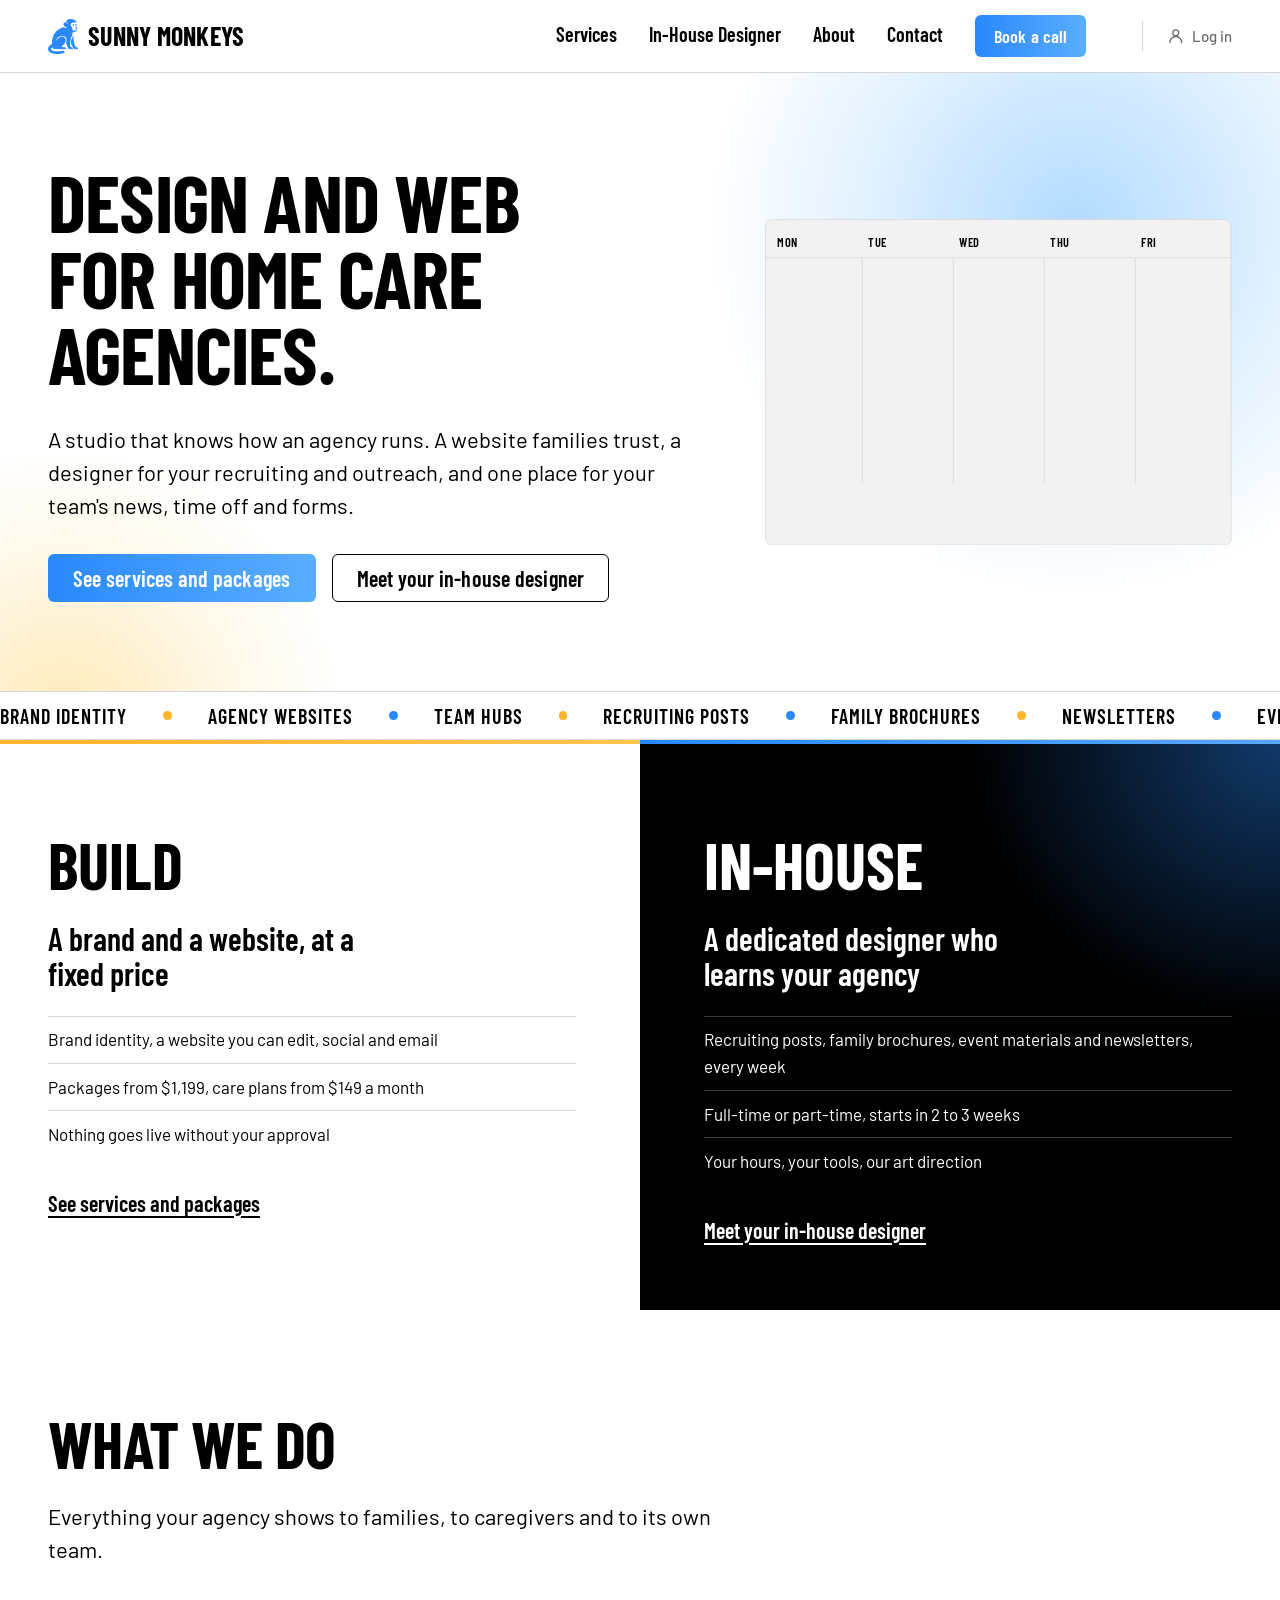
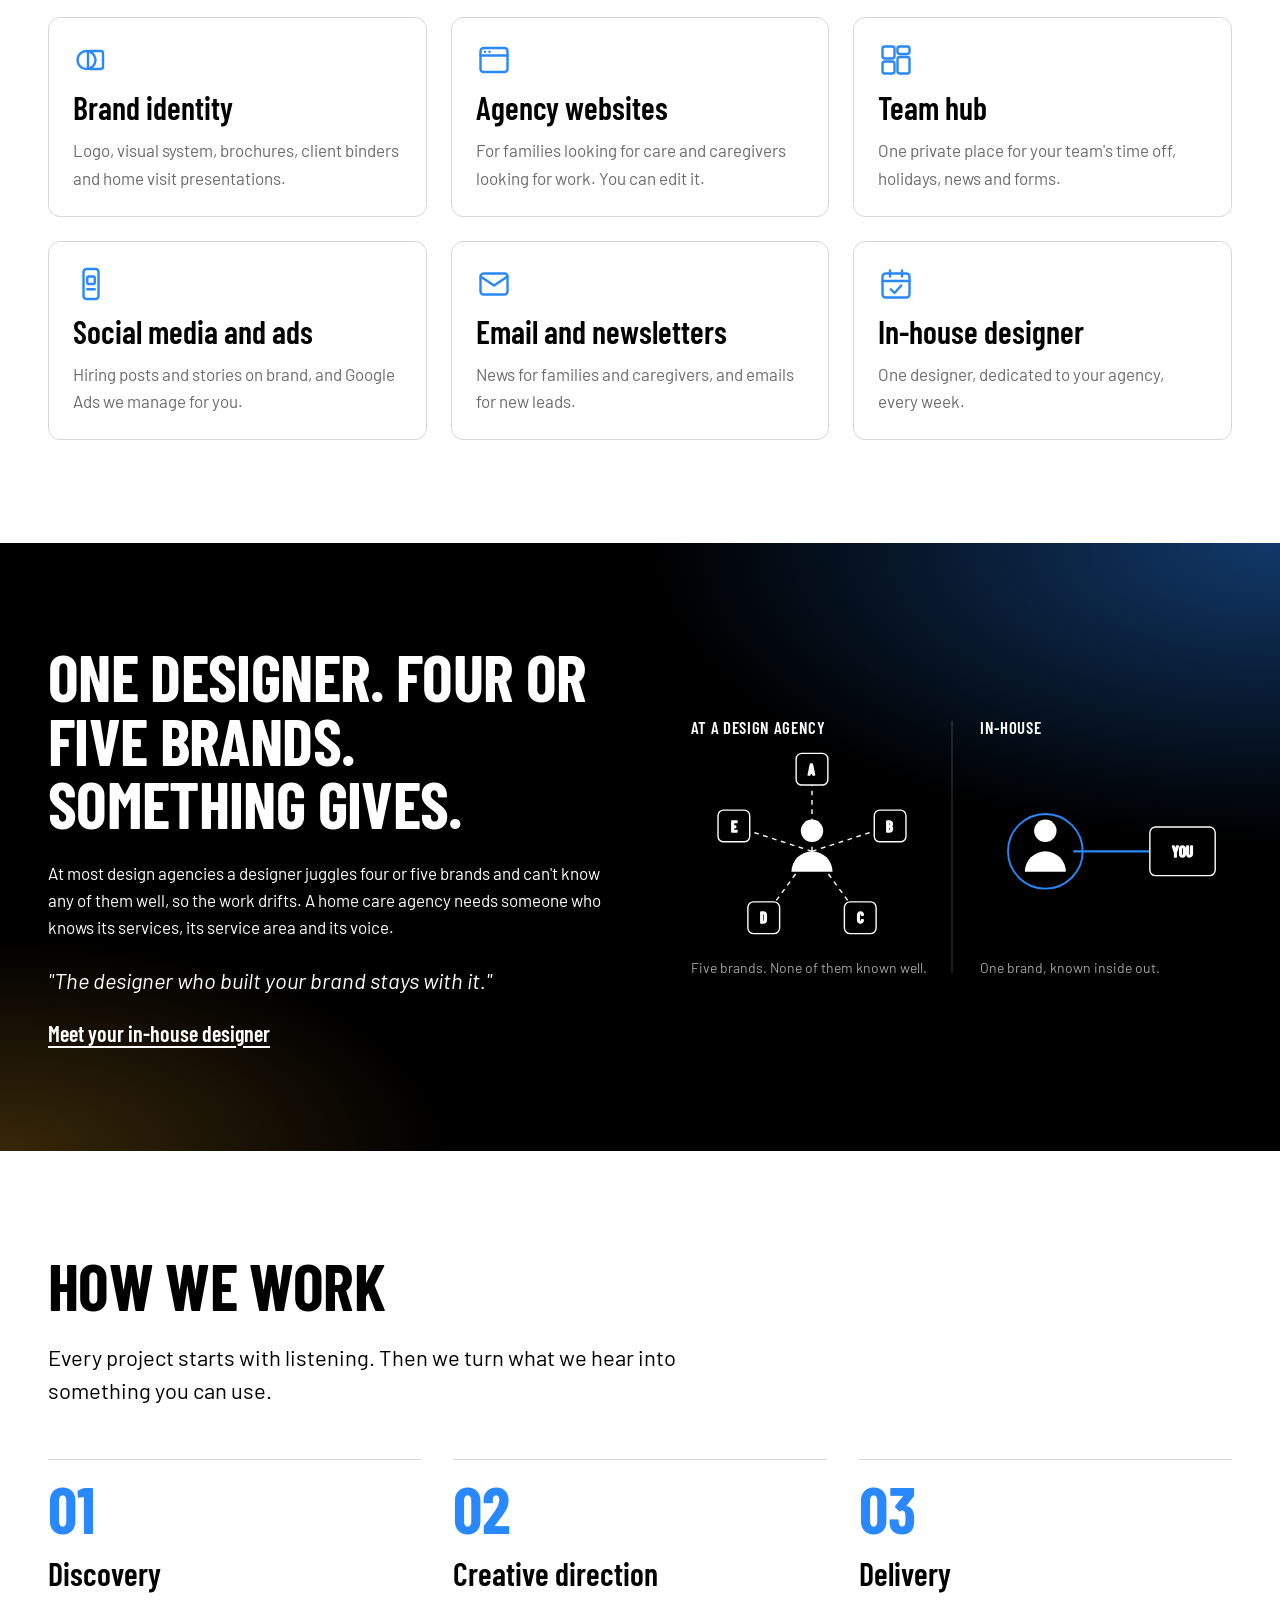
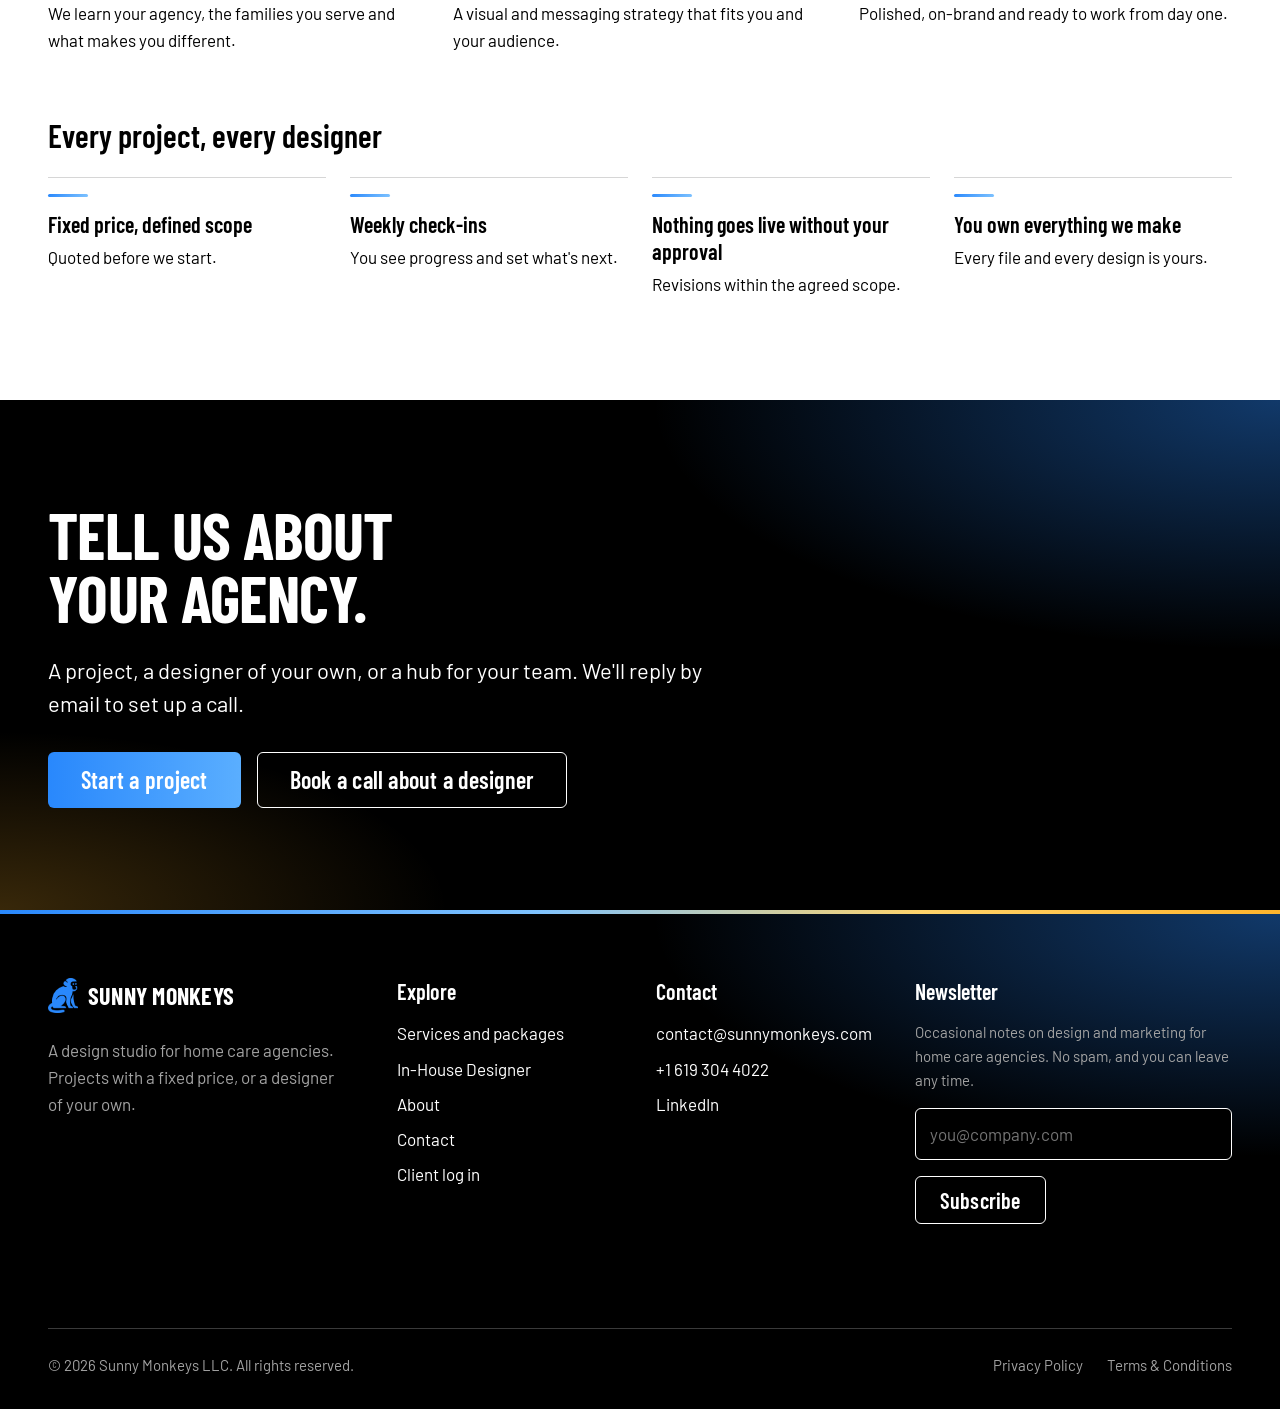
<file: index.html>
<!DOCTYPE html>
<html lang="en">
<head>
    <meta charset="UTF-8">
    <meta name="viewport" content="width=device-width, initial-scale=1.0">
    <title>Design and Websites for Home Care Agencies | Sunny Monkeys</title>
    <meta name="description" content="A design studio for home care agencies. Websites you can edit, a dedicated designer for recruiting and family materials, and a private hub for your team.">
    <link rel="canonical" href="https://sunnymonkeys.com/">
    <link rel="icon" type="image/png" href="/assets/images/fav.png">
    <meta name="theme-color" content="#ffffff">
    <meta property="og:type" content="website">
    <meta property="og:site_name" content="Sunny Monkeys">
    <meta property="og:title" content="Design and Websites for Home Care Agencies | Sunny Monkeys">
    <meta property="og:description" content="A design studio for home care agencies. Websites you can edit, a dedicated designer for recruiting and family materials, and a private hub for your team.">
    <meta property="og:url" content="https://sunnymonkeys.com/">
    <meta property="og:image" content="https://sunnymonkeys.com/assets/images/og-sunny-monkeys.png">
    <meta property="og:image:width" content="1200">
    <meta property="og:image:height" content="630">
    <meta name="twitter:card" content="summary_large_image">
    <link rel="preconnect" href="https://fonts.googleapis.com">
    <link rel="preconnect" href="https://fonts.gstatic.com" crossorigin>
    <link href="https://fonts.googleapis.com/css2?family=Barlow+Condensed:wght@600;700&family=Barlow:ital,wght@0,400;0,500;1,400&display=swap" rel="stylesheet">
    <link rel="stylesheet" href="/assets/css/sm.css?v=6">
    <script type="application/ld+json">
    {
      "@context": "https://schema.org",
      "@graph": [
        {
          "@type": "Organization",
          "@id": "https://sunnymonkeys.com/#organization",
          "name": "Sunny Monkeys",
          "legalName": "Sunny Monkeys LLC",
          "url": "https://sunnymonkeys.com/",
          "logo": "https://sunnymonkeys.com/assets/images/logo-sunny-monkeys.png",
          "image": "https://sunnymonkeys.com/assets/images/og-sunny-monkeys.png",
          "description": "Design studio for home care agencies: brand identity, websites you can edit, team hubs and custom web apps as fixed-price projects, or a dedicated in-house designer embedded in your team.",
          "email": "contact@sunnymonkeys.com",
          "telephone": "+1-619-304-4022",
          "contactPoint": {
            "@type": "ContactPoint",
            "contactType": "sales",
            "email": "contact@sunnymonkeys.com",
            "telephone": "+1-619-304-4022",
            "availableLanguage": ["English", "Spanish"]
          },
          "sameAs": ["https://www.linkedin.com/company/sunny-monkeys/"],
          "knowsAbout": ["Brand identity", "Logo design", "Corporate branding", "Social media design", "Email design", "Web design", "Custom web apps", "Dedicated in-house designers", "Home care agency branding", "Home care agency websites", "Caregiver recruiting design", "Team hubs for home care staff"]
        },
        {
          "@type": "WebSite",
          "@id": "https://sunnymonkeys.com/#website",
          "url": "https://sunnymonkeys.com/",
          "name": "Sunny Monkeys",
          "publisher": { "@id": "https://sunnymonkeys.com/#organization" }
        }
      ]
    }
    </script>
</head>
<body>
<a class="skip" href="#main">Skip to content</a>
<svg width="0" height="0" aria-hidden="true" focusable="false" style="position:absolute"><defs><linearGradient id="sm-grad" x1="0" y1="0" x2="1" y2="1"><stop offset="0" stop-color="#2988fc"/><stop offset="1" stop-color="#7fc3ff"/></linearGradient></defs></svg>
<header class="site-header">
    <div class="wrap">
        <a class="brand" href="/" aria-label="Sunny Monkeys, home"><span class="mark" aria-hidden="true"></span><span>Sunny Monkeys</span></a>
        <button class="nav-toggle" type="button" aria-expanded="false" aria-controls="site-nav" aria-label="Open menu"><span></span><span></span><span></span></button>
        <nav class="site-nav" id="site-nav" aria-label="Main">
            <ul>
                <li style="--i:0"><a href="/services">Services</a></li>
                <li style="--i:1"><a href="/in-house-designer">In-House Designer</a></li>
                <li style="--i:2"><a href="/about">About</a></li>
                <li style="--i:3"><a href="/contact">Contact</a></li>
            </ul>
            <div class="nav-actions" style="--i:4">
                <a class="btn btn-primary" href="/contact">Book a call</a>
                <a class="login-mobile" href="/login">Client log in</a>
            </div>
        </nav>
        <a class="nav-login" href="/login"><svg viewBox="0 0 24 24" aria-hidden="true"><circle cx="12" cy="8" r="4"/><path d="M4 21a8 8 0 0 1 16 0"/></svg>Log in</a>
    </div>
</header>
<main id="main">

    <section class="hero">
        <div class="wrap hero-grid">
            <div>
                <h1><span class="line">Design and web</span><span class="line">for home care</span><span class="line">agencies.</span></h1>
                <p class="lead hero-rise">A studio that knows how an agency runs. A website families trust, a designer for your recruiting and outreach, and one place for your team's news, time off and forms.</p>
                <div class="actions hero-rise">
                    <a class="btn btn-primary" href="/services">See services and packages</a>
                    <a class="btn" href="/in-house-designer">Meet your in-house designer</a>
                </div>
            </div>
            <div class="hero-rise">
<svg class="board board-d" viewBox="0 0 600 420" role="img" aria-labelledby="home-board-d-title">
<title id="home-board-d-title">A week of work from your in-house designer: social posts, a video edit, a landing page, an event flyer and a weekly review.</title>
<rect class="frame" x="0.75" y="0.75" width="598.5" height="418.5" rx="8"/>
<g class="day"><text x="16" y="36">Mon</text><text x="133" y="36">Tue</text><text x="250" y="36">Wed</text><text x="367" y="36">Thu</text><text x="484" y="36">Fri</text></g>
<g class="grid"><line x1="0" y1="50" x2="600" y2="50"/><line x1="125" y1="50" x2="125" y2="340"/><line x1="242" y1="50" x2="242" y2="340"/><line x1="359" y1="50" x2="359" y2="340"/><line x1="476" y1="50" x2="476" y2="340"/></g>
<g class="chip" style="--i:0"><rect x="16" y="66" width="100" height="40" rx="6"/><text x="27" y="91">Hiring post</text></g>
<g class="done" style="--i:0"><circle cx="116" cy="66" r="9"/><path d="M111.5 66 l3.0 3.0 l6.0 -6.0"/></g>
<g class="chip" style="--i:1"><rect x="133" y="66" width="100" height="40" rx="6"/><text x="144" y="91">Reel edit</text></g>
<g class="done" style="--i:1"><circle cx="233" cy="66" r="9"/><path d="M228.5 66 l3.0 3.0 l6.0 -6.0"/></g>
<g class="chip" style="--i:2"><rect x="250" y="66" width="100" height="40" rx="6"/><text x="261" y="91">Careers page</text></g>
<g class="done" style="--i:2"><circle cx="350" cy="66" r="9"/><path d="M345.5 66 l3.0 3.0 l6.0 -6.0"/></g>
<g class="chip" style="--i:3"><rect x="367" y="66" width="100" height="40" rx="6"/><text x="378" y="91">Event flyer</text></g>
<g class="chip" style="--i:4"><rect x="484" y="66" width="100" height="40" rx="6"/><text x="495" y="91">Brochure</text></g>
<g class="chip" style="--i:5"><rect x="16" y="118" width="100" height="40" rx="6"/><text x="27" y="143">Stories</text></g>
<g class="done" style="--i:5"><circle cx="116" cy="118" r="9"/><path d="M111.5 118 l3.0 3.0 l6.0 -6.0"/></g>
<g class="chip" style="--i:6"><rect x="133" y="118" width="100" height="40" rx="6"/><text x="144" y="143">Newsletter</text></g>
<g class="chip" style="--i:7"><rect x="250" y="118" width="100" height="40" rx="6"/><text x="261" y="143">Site update</text></g>
<g class="chip" style="--i:8"><rect x="367" y="118" width="100" height="40" rx="6"/><text x="378" y="143">Ad set</text></g>
<g class="chip" style="--i:9"><rect x="250" y="170" width="100" height="40" rx="6"/><text x="261" y="195">Visit deck</text></g>
<g class="review" style="--i:10"><rect x="16" y="355" width="568" height="40" rx="6"/><text x="44" y="380">Friday: weekly review with your Sunny Monkeys lead</text></g>
</svg>
<svg class="board board-m" viewBox="0 0 360 330" role="img" aria-labelledby="home-board-m-title">
<title id="home-board-m-title">A week of work from your in-house designer: social posts, a video edit, a landing page, an event flyer and a weekly review.</title>
<rect class="frame" x="0.75" y="0.75" width="358.5" height="328.5" rx="8"/>
<g class="day"><text x="8" y="26">Mon</text><text x="78" y="26">Tue</text><text x="148" y="26">Wed</text><text x="218" y="26">Thu</text><text x="288" y="26">Fri</text></g>
<g class="grid"><line x1="0" y1="36" x2="360" y2="36"/><line x1="74" y1="36" x2="74" y2="262"/><line x1="144" y1="36" x2="144" y2="262"/><line x1="214" y1="36" x2="214" y2="262"/><line x1="284" y1="36" x2="284" y2="262"/></g>
<g class="chip" style="--i:0"><rect x="8" y="44" width="62" height="30" rx="6"/><text x="16" y="63">Hiring</text></g>
<g class="done" style="--i:0"><circle cx="70" cy="44" r="7"/><path d="M66.5 44 l2.3 2.3 l4.7 -4.7"/></g>
<g class="chip" style="--i:1"><rect x="78" y="44" width="62" height="30" rx="6"/><text x="86" y="63">Reel edit</text></g>
<g class="done" style="--i:1"><circle cx="140" cy="44" r="7"/><path d="M136.5 44 l2.3 2.3 l4.7 -4.7"/></g>
<g class="chip" style="--i:2"><rect x="148" y="44" width="62" height="30" rx="6"/><text x="156" y="63">Careers</text></g>
<g class="done" style="--i:2"><circle cx="210" cy="44" r="7"/><path d="M206.5 44 l2.3 2.3 l4.7 -4.7"/></g>
<g class="chip" style="--i:3"><rect x="218" y="44" width="62" height="30" rx="6"/><text x="226" y="63">Flyer</text></g>
<g class="chip" style="--i:4"><rect x="288" y="44" width="62" height="30" rx="6"/><text x="296" y="63">Brochure</text></g>
<g class="chip" style="--i:5"><rect x="8" y="84" width="62" height="30" rx="6"/><text x="16" y="103">Stories</text></g>
<g class="done" style="--i:5"><circle cx="70" cy="84" r="7"/><path d="M66.5 84 l2.3 2.3 l4.7 -4.7"/></g>
<g class="chip" style="--i:6"><rect x="78" y="84" width="62" height="30" rx="6"/><text x="86" y="103">News</text></g>
<g class="chip" style="--i:7"><rect x="148" y="84" width="62" height="30" rx="6"/><text x="156" y="103">Site fix</text></g>
<g class="chip" style="--i:8"><rect x="218" y="84" width="62" height="30" rx="6"/><text x="226" y="103">Ad set</text></g>
<g class="chip" style="--i:9"><rect x="148" y="124" width="62" height="30" rx="6"/><text x="156" y="143">Deck</text></g>
<g class="review" style="--i:10"><rect x="8" y="276" width="344" height="30" rx="6"/><text x="26" y="297">Fri: weekly review with your lead</text></g>
</svg>
            </div>
        </div>
    </section>

    <div class="marquee" aria-label="What we make"><div class="marquee-track"><div class="marquee-group"><span>Brand identity<i aria-hidden="true"></i></span><span>Agency websites<i aria-hidden="true"></i></span><span>Team hubs<i aria-hidden="true"></i></span><span>Recruiting posts<i aria-hidden="true"></i></span><span>Family brochures<i aria-hidden="true"></i></span><span>Newsletters<i aria-hidden="true"></i></span><span>Event materials<i aria-hidden="true"></i></span><span>Presentations<i aria-hidden="true"></i></span></div><div class="marquee-group" aria-hidden="true"><span>Brand identity<i aria-hidden="true"></i></span><span>Agency websites<i aria-hidden="true"></i></span><span>Team hubs<i aria-hidden="true"></i></span><span>Recruiting posts<i aria-hidden="true"></i></span><span>Family brochures<i aria-hidden="true"></i></span><span>Newsletters<i aria-hidden="true"></i></span><span>Event materials<i aria-hidden="true"></i></span><span>Presentations<i aria-hidden="true"></i></span></div><div class="marquee-group" aria-hidden="true"><span>Brand identity<i aria-hidden="true"></i></span><span>Agency websites<i aria-hidden="true"></i></span><span>Team hubs<i aria-hidden="true"></i></span><span>Recruiting posts<i aria-hidden="true"></i></span><span>Family brochures<i aria-hidden="true"></i></span><span>Newsletters<i aria-hidden="true"></i></span><span>Event materials<i aria-hidden="true"></i></span><span>Presentations<i aria-hidden="true"></i></span></div><div class="marquee-group" aria-hidden="true"><span>Brand identity<i aria-hidden="true"></i></span><span>Agency websites<i aria-hidden="true"></i></span><span>Team hubs<i aria-hidden="true"></i></span><span>Recruiting posts<i aria-hidden="true"></i></span><span>Family brochures<i aria-hidden="true"></i></span><span>Newsletters<i aria-hidden="true"></i></span><span>Event materials<i aria-hidden="true"></i></span><span>Presentations<i aria-hidden="true"></i></span></div></div></div>

    <section class="split" aria-label="Two ways to work with us">
        <div class="half paper" data-reveal>
            <p class="kicker">Build</p>
            <h3>A brand and a website, at a fixed price</h3>
            <ul>
                <li>Brand identity, a website you can edit, social and email</li>
                <li>Packages from $1,199, care plans from $149 a month</li>
                <li>Nothing goes live without your approval</li>
            </ul>
            <a class="link" href="/services">See services and packages</a>
        </div>
        <div class="half ink" data-reveal>
            <p class="kicker">In-house</p>
            <h3>A dedicated designer who learns your agency</h3>
            <ul>
                <li>Recruiting posts, family brochures, event materials and newsletters, every week</li>
                <li>Full-time or part-time, starts in 2 to 3 weeks</li>
                <li>Your hours, your tools, our art direction</li>
            </ul>
            <a class="link" href="/in-house-designer">Meet your in-house designer</a>
        </div>
    </section>

    <section class="section">
        <div class="wrap">
            <div class="section-head" data-reveal>
                <h2>What we do</h2>
                <p class="lead">Everything your agency shows to families, to caregivers and to its own team.</p>
            </div>
            <ul class="tiles" data-reveal="stagger">
            <li><a class="tile" href="/services"><span class="icon"><svg viewBox="0 0 24 24" aria-hidden="true"><circle pathLength="1" cx="9" cy="12" r="6"/><rect pathLength="1" x="10" y="6" width="10" height="12" rx="1.5"/></svg></span><h3>Brand identity</h3><p>Logo, visual system, brochures, client binders and home visit presentations.</p></a></li>
            <li><a class="tile" href="/services"><span class="icon"><svg viewBox="0 0 24 24" aria-hidden="true"><rect pathLength="1" x="3" y="4" width="18" height="16" rx="2"/><path pathLength="1" d="M3 9h18"/><path pathLength="1" d="M6 6.5h.01M9 6.5h.01"/></svg></span><h3>Agency websites</h3><p>For families looking for care and caregivers looking for work. You can edit it.</p></a></li>
            <li><a class="tile" href="/services#team-hub"><span class="icon"><svg viewBox="0 0 24 24" aria-hidden="true"><rect pathLength="1" x="3" y="3" width="8" height="8" rx="1.5"/><rect pathLength="1" x="13" y="3" width="8" height="5" rx="1.5"/><rect pathLength="1" x="13" y="10" width="8" height="11" rx="1.5"/><rect pathLength="1" x="3" y="13" width="8" height="8" rx="1.5"/></svg></span><h3>Team hub</h3><p>One private place for your team's time off, holidays, news and forms.</p></a></li>
            <li><a class="tile" href="/services"><span class="icon"><svg viewBox="0 0 24 24" aria-hidden="true"><rect pathLength="1" x="7" y="2" width="10" height="20" rx="2"/><rect pathLength="1" x="9.5" y="7" width="5" height="5" rx="1"/><path pathLength="1" d="M9.5 15.5h5"/></svg></span><h3>Social media and ads</h3><p>Hiring posts and stories on brand, and Google Ads we manage for you.</p></a></li>
            <li><a class="tile" href="/services"><span class="icon"><svg viewBox="0 0 24 24" aria-hidden="true"><rect pathLength="1" x="3" y="5" width="18" height="14" rx="2"/><path pathLength="1" d="M3 7l9 6 9-6"/></svg></span><h3>Email and newsletters</h3><p>News for families and caregivers, and emails for new leads.</p></a></li>
            <li><a class="tile" href="/in-house-designer"><span class="icon"><svg viewBox="0 0 24 24" aria-hidden="true"><rect pathLength="1" x="3" y="5" width="18" height="16" rx="2"/><path pathLength="1" d="M3 10h18M8 3v4M16 3v4"/><path pathLength="1" d="M8.5 15.5l2.5 2.5 4.5-5"/></svg></span><h3>In-house designer</h3><p>One designer, dedicated to your agency, every week.</p></a></li>
        </ul>
        </div>
    </section>

    <section class="section ink">
        <div class="wrap grid-2">
            <div data-reveal>
                <h2>One designer. Four or five brands. Something gives.</h2>
                <div class="stack prose" style="margin-top: 1.5rem">
                    <p>At most design agencies a designer juggles four or five brands and can't know any of them well, so the work drifts. A home care agency needs someone who knows its services, its service area and its voice.</p>
                    <p class="quote">"The designer who built your brand stays with it."</p>
                    <p><a class="link" href="/in-house-designer">Meet your in-house designer</a></p>
                </div>
            </div>
            <div data-reveal>
<svg class="diagram diagram-d" viewBox="0 0 600 310" role="img" aria-labelledby="juggle-d-title">
<title id="juggle-d-title">At an agency one designer juggles five brands. In-house, one designer works for one brand.</title>
<text class="label" x="20" y="34">At a design agency</text>
<text class="label" x="330" y="34">In-house</text>
<line class="tick" x1="300" y1="20" x2="300" y2="290" stroke="currentColor" stroke-opacity="0.25"/>
<g class="orbit" style="--ox:150px;--oy:160px"><line class="line" x1="150" y1="160" x2="150.0" y2="72.0"/><g class="brand"><rect x="133.0" y="55.0" width="34" height="34" rx="6"/><text x="150.0" y="78.0" text-anchor="middle">A</text></g></g>
<g class="orbit" style="--ox:150px;--oy:160px"><line class="line" x1="150" y1="160" x2="233.7" y2="132.8"/><g class="brand"><rect x="216.7" y="115.8" width="34" height="34" rx="6"/><text x="233.7" y="138.8" text-anchor="middle">B</text></g></g>
<g class="orbit" style="--ox:150px;--oy:160px"><line class="line" x1="150" y1="160" x2="201.7" y2="231.2"/><g class="brand"><rect x="184.7" y="214.2" width="34" height="34" rx="6"/><text x="201.7" y="237.2" text-anchor="middle">C</text></g></g>
<g class="orbit" style="--ox:150px;--oy:160px"><line class="line" x1="150" y1="160" x2="98.3" y2="231.2"/><g class="brand"><rect x="81.3" y="214.2" width="34" height="34" rx="6"/><text x="98.3" y="237.2" text-anchor="middle">D</text></g></g>
<g class="orbit" style="--ox:150px;--oy:160px"><line class="line" x1="150" y1="160" x2="66.3" y2="132.8"/><g class="brand"><rect x="49.3" y="115.8" width="34" height="34" rx="6"/><text x="66.3" y="138.8" text-anchor="middle">E</text></g></g>
<circle class="person" cx="150" cy="138.0" r="12.0"/><path class="person" d="M128.0 182.0 a22.0 22.0 0 0 1 44.0 0 z"/>
<text class="note" x="20" y="290">Five brands. None of them known well.</text>
<circle class="pulse" cx="400" cy="160" r="40" style="--ox:400px;--oy:160px"/>
<line class="solid" x1="430" y1="160" x2="512" y2="160"/>
<g class="brand"><rect x="512" y="134" width="70" height="52" rx="6"/><text x="547" y="166" text-anchor="middle">You</text></g>
<circle class="person" cx="400" cy="138.0" r="12.0"/><path class="person" d="M378.0 182.0 a22.0 22.0 0 0 1 44.0 0 z"/>
<text class="note" x="330" y="290">One brand, known inside out.</text>
</svg>
<svg class="diagram diagram-m" viewBox="0 0 300 500" role="img" aria-labelledby="juggle-m-title">
<title id="juggle-m-title">At an agency one designer juggles five brands. In-house, one designer works for one brand.</title>
<text class="label" x="16" y="30">At a design agency</text>
<text class="label" x="16" y="322">In-house</text>
<line class="tick" x1="16" y1="286" x2="284" y2="286" stroke="currentColor" stroke-opacity="0.25"/>
<g class="orbit" style="--ox:150px;--oy:150px"><line class="line" x1="150" y1="150" x2="150.0" y2="74.0"/><g class="brand"><rect x="133.0" y="57.0" width="34" height="34" rx="6"/><text x="150.0" y="80.0" text-anchor="middle">A</text></g></g>
<g class="orbit" style="--ox:150px;--oy:150px"><line class="line" x1="150" y1="150" x2="222.3" y2="126.5"/><g class="brand"><rect x="205.3" y="109.5" width="34" height="34" rx="6"/><text x="222.3" y="132.5" text-anchor="middle">B</text></g></g>
<g class="orbit" style="--ox:150px;--oy:150px"><line class="line" x1="150" y1="150" x2="194.7" y2="211.5"/><g class="brand"><rect x="177.7" y="194.5" width="34" height="34" rx="6"/><text x="194.7" y="217.5" text-anchor="middle">C</text></g></g>
<g class="orbit" style="--ox:150px;--oy:150px"><line class="line" x1="150" y1="150" x2="105.3" y2="211.5"/><g class="brand"><rect x="88.3" y="194.5" width="34" height="34" rx="6"/><text x="105.3" y="217.5" text-anchor="middle">D</text></g></g>
<g class="orbit" style="--ox:150px;--oy:150px"><line class="line" x1="150" y1="150" x2="77.7" y2="126.5"/><g class="brand"><rect x="60.7" y="109.5" width="34" height="34" rx="6"/><text x="77.7" y="132.5" text-anchor="middle">E</text></g></g>
<circle class="person" cx="150" cy="128.0" r="12.0"/><path class="person" d="M128.0 172.0 a22.0 22.0 0 0 1 44.0 0 z"/>
<text class="note" x="16" y="262">Five brands. None of them known well.</text>
<circle class="pulse" cx="92" cy="412" r="40" style="--ox:92px;--oy:412px"/>
<line class="solid" x1="122" y1="412" x2="204" y2="412"/>
<g class="brand"><rect x="204" y="386" width="70" height="52" rx="6"/><text x="239" y="418" text-anchor="middle">You</text></g>
<circle class="person" cx="92" cy="390.0" r="12.0"/><path class="person" d="M70.0 434.0 a22.0 22.0 0 0 1 44.0 0 z"/>
<text class="note" x="16" y="486">One brand, known inside out.</text>
</svg>
            </div>
        </div>
    </section>

    <section class="section">
        <div class="wrap">
            <div class="section-head" data-reveal>
                <h2>How we work</h2>
                <p class="lead">Every project starts with listening. Then we turn what we hear into something you can use.</p>
            </div>
            <ol class="steps" style="--cols:3" data-reveal="stagger">
            <li><h3>Discovery</h3><p>We learn your agency, the families you serve and what makes you different.</p></li>
            <li><h3>Creative direction</h3><p>A visual and messaging strategy that fits you and your audience.</p></li>
            <li><h3>Delivery</h3><p>Polished, on-brand and ready to work from day one.</p></li>
        </ol>
            <h3 style="margin-top: 4rem" data-reveal>Every project, every designer</h3>
            <div style="margin-top: 1.5rem">
            <ul class="facts" style="--cols:4" data-reveal="stagger">
            <li><h4>Fixed price, defined scope</h4><p>Quoted before we start.</p></li>
            <li><h4>Weekly check-ins</h4><p>You see progress and set what's next.</p></li>
            <li><h4>Nothing goes live without your approval</h4><p>Revisions within the agreed scope.</p></li>
            <li><h4>You own everything we make</h4><p>Every file and every design is yours.</p></li>
        </ul>
            </div>
        </div>
    </section>

    <section class="section ink cta">
        <div class="wrap" data-reveal>
            <h2>Tell us about your agency.</h2>
            <p class="lead">A project, a designer of your own, or a hub for your team. We'll reply by email to set up a call.</p>
            <div class="actions">
                <a class="btn btn-primary btn-lg" href="/contact">Start a project</a>
                <a class="btn btn-lg" href="/contact?package=in-house">Book a call about a designer</a>
            </div>
        </div>
    </section>
</main>
<footer class="site-footer ink">
    <div class="wrap">
        <div class="footer-grid">
            <div>
                <a class="brand" href="/" aria-label="Sunny Monkeys, home"><span class="mark" aria-hidden="true"></span><span>Sunny Monkeys</span></a>
                <p class="tagline">A design studio for home care agencies. Projects with a fixed price, or a designer of your own.</p>
            </div>
            <div>
                <h4>Explore</h4>
                <ul>
                    <li><a href="/services">Services and packages</a></li>
                    <li><a href="/in-house-designer">In-House Designer</a></li>
                    <li><a href="/about">About</a></li>
                    <li><a href="/contact">Contact</a></li>
                    <li><a href="/login">Client log in</a></li>
                </ul>
            </div>
            <div>
                <h4>Contact</h4>
                <ul>
                    <li><a href="mailto:contact@sunnymonkeys.com">contact@sunnymonkeys.com</a></li>
                    <li><a href="tel:+16193044022">+1 619 304 4022</a></li>
                    <li><a href="https://www.linkedin.com/company/sunny-monkeys/" rel="noopener">LinkedIn</a></li>
                </ul>
            </div>
            <div>
                <h4>Newsletter</h4>
                <p class="small muted">Occasional notes on design and marketing for home care agencies. No spam, and you can leave any time.</p>
                <form class="newsletter" id="newsletter-form" action="/portal/inquiry.php" method="post" novalidate style="margin-top: 1rem">
                    <label class="visually-hidden" for="nl-email">Email address</label>
                    <input class="trap" type="text" name="website" tabindex="-1" autocomplete="off" aria-hidden="true">
                    <input id="nl-email" type="email" name="email" placeholder="you@company.com" required autocomplete="email">
                    <button class="btn" type="submit">Subscribe</button>
                    <p class="form-status small" role="status" aria-live="polite" style="flex-basis: 100%"></p>
                </form>
            </div>
        </div>
        <div class="footer-bottom">
            <p>&copy; 2026 Sunny Monkeys LLC. All rights reserved.</p>
            <ul>
                <li><a href="/privacy-policy">Privacy Policy</a></li>
                <li><a href="/terms">Terms &amp; Conditions</a></li>
            </ul>
        </div>
    </div>
</footer>
<script src="/assets/js/sm.js?v=4" defer></script>
</body>
</html>
</file>
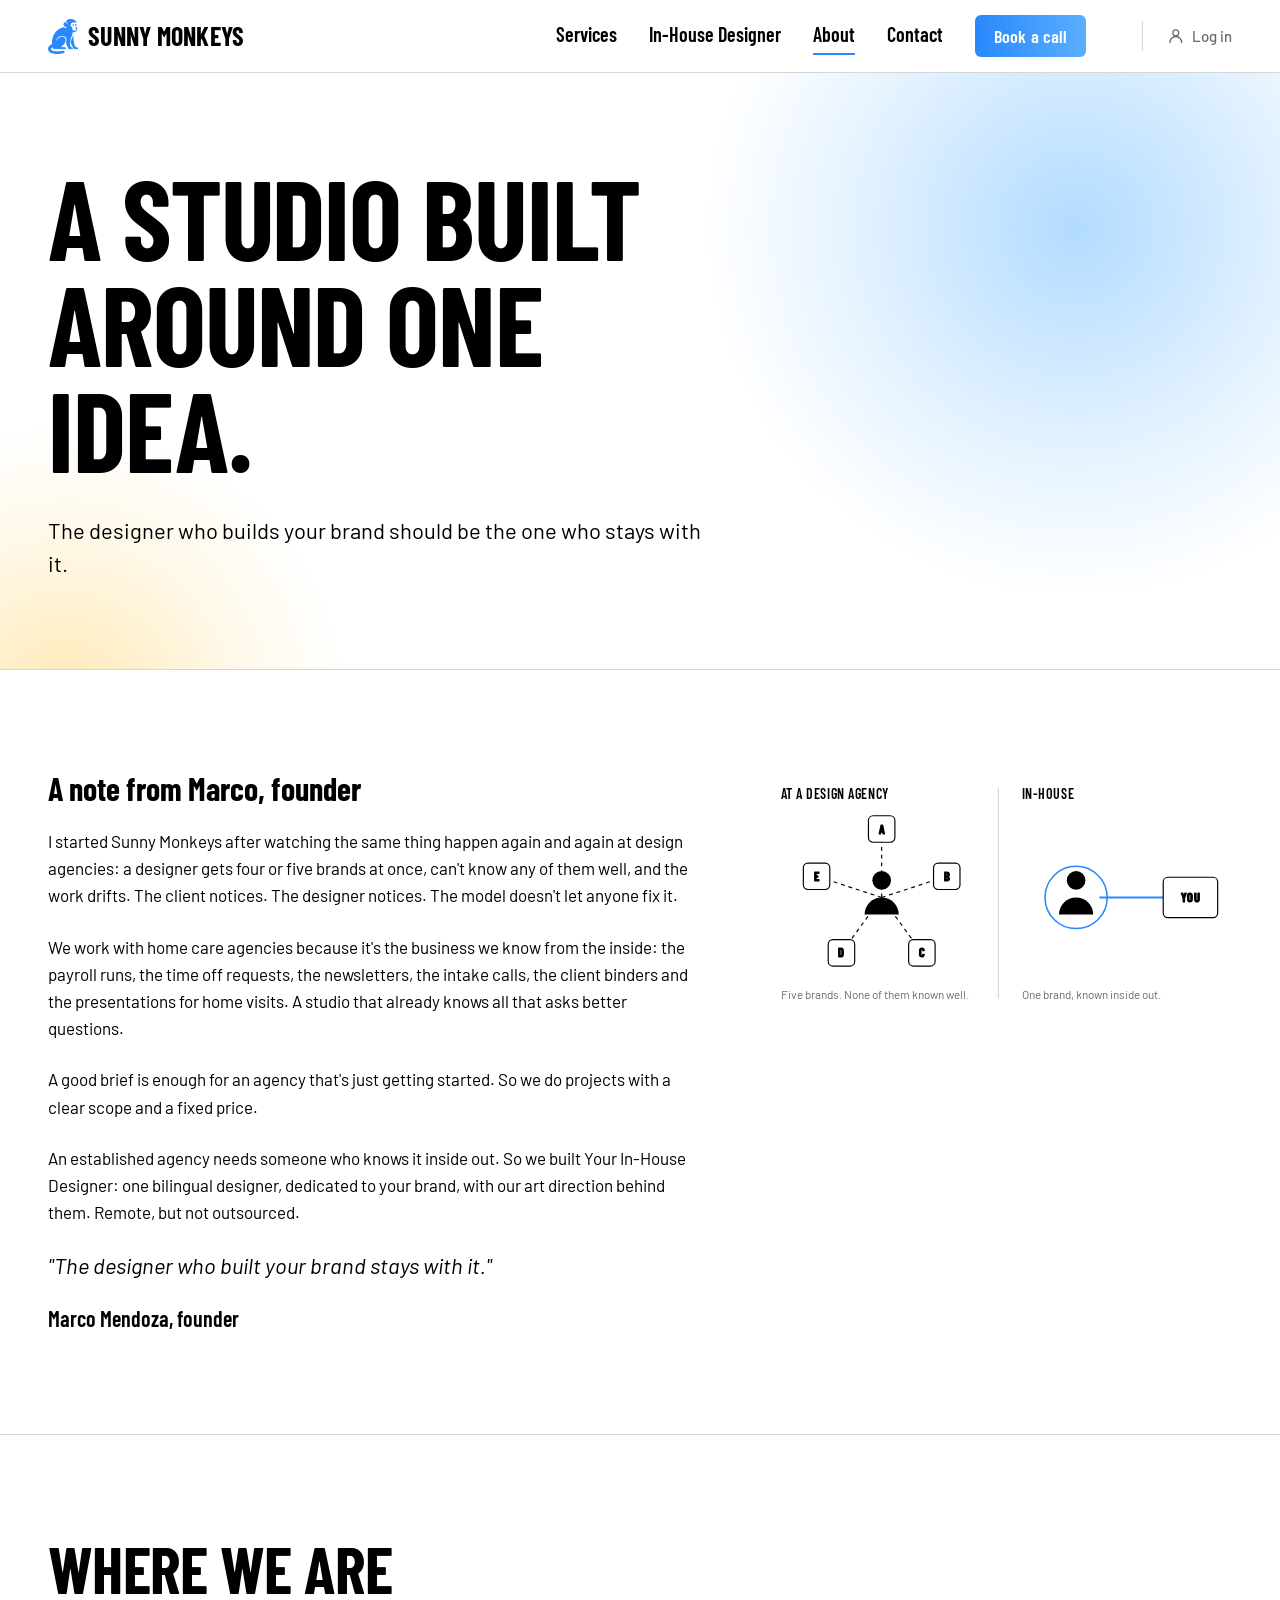
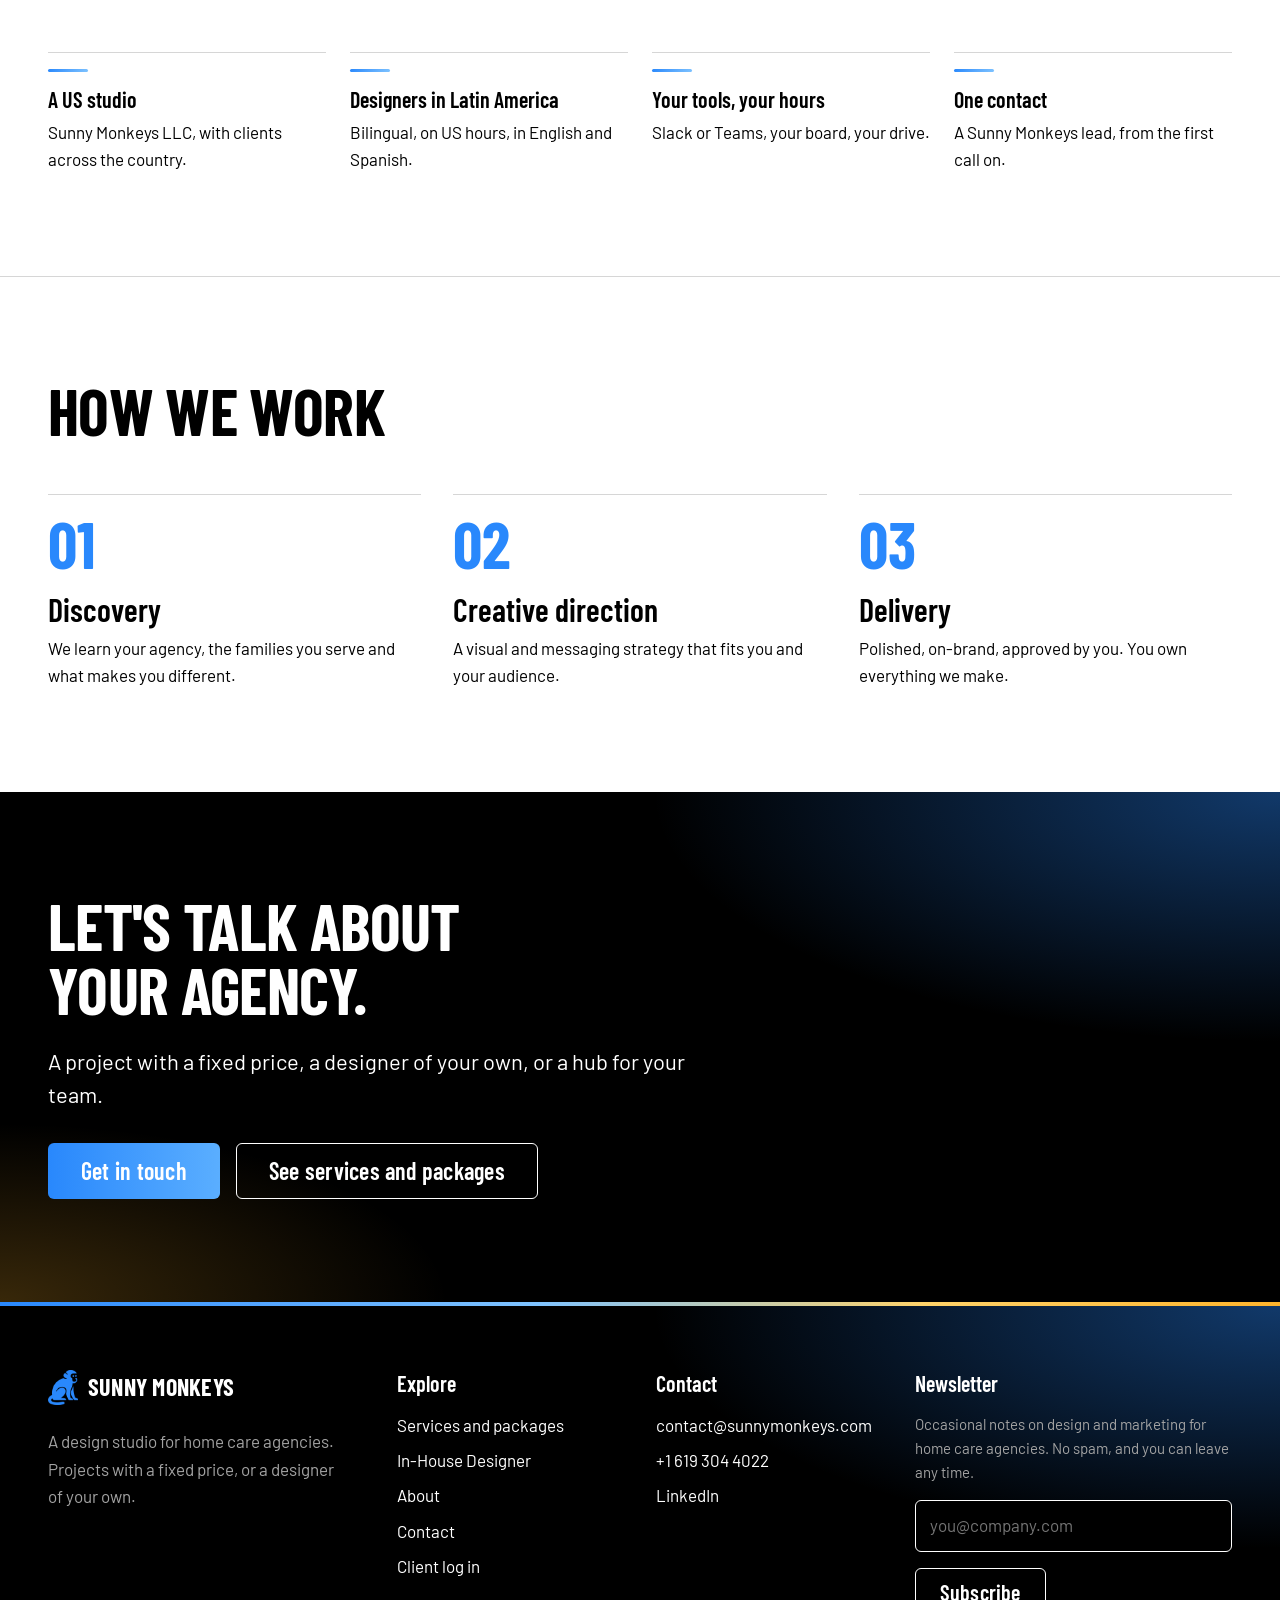
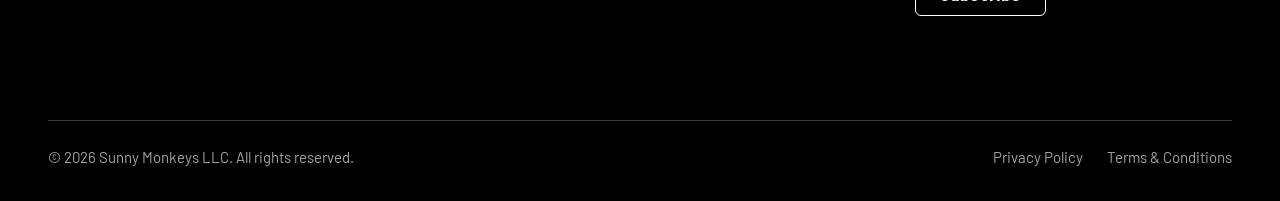
<file: about.html>
<!DOCTYPE html>
<html lang="en">
<head>
    <meta charset="UTF-8">
    <meta name="viewport" content="width=device-width, initial-scale=1.0">
    <title>About Sunny Monkeys | A Design Studio for Home Care Agencies</title>
    <meta name="description" content="Why Sunny Monkeys exists: fixed-price branding and web projects for home care agencies, and dedicated bilingual in-house designers who stay with your brand.">
    <link rel="canonical" href="https://sunnymonkeys.com/about">
    <link rel="icon" type="image/png" href="/assets/images/fav.png">
    <meta name="theme-color" content="#ffffff">
    <meta property="og:type" content="website">
    <meta property="og:site_name" content="Sunny Monkeys">
    <meta property="og:title" content="About Sunny Monkeys | A Design Studio for Home Care Agencies">
    <meta property="og:description" content="Why Sunny Monkeys exists: fixed-price branding and web projects for home care agencies, and dedicated bilingual in-house designers who stay with your brand.">
    <meta property="og:url" content="https://sunnymonkeys.com/about">
    <meta property="og:image" content="https://sunnymonkeys.com/assets/images/og-sunny-monkeys.png">
    <meta property="og:image:width" content="1200">
    <meta property="og:image:height" content="630">
    <meta name="twitter:card" content="summary_large_image">
    <link rel="preconnect" href="https://fonts.googleapis.com">
    <link rel="preconnect" href="https://fonts.gstatic.com" crossorigin>
    <link href="https://fonts.googleapis.com/css2?family=Barlow+Condensed:wght@600;700&family=Barlow:ital,wght@0,400;0,500;1,400&display=swap" rel="stylesheet">
    <link rel="stylesheet" href="/assets/css/sm.css?v=6">
</head>
<body>
<a class="skip" href="#main">Skip to content</a>
<svg width="0" height="0" aria-hidden="true" focusable="false" style="position:absolute"><defs><linearGradient id="sm-grad" x1="0" y1="0" x2="1" y2="1"><stop offset="0" stop-color="#2988fc"/><stop offset="1" stop-color="#7fc3ff"/></linearGradient></defs></svg>
<header class="site-header">
    <div class="wrap">
        <a class="brand" href="/" aria-label="Sunny Monkeys, home"><span class="mark" aria-hidden="true"></span><span>Sunny Monkeys</span></a>
        <button class="nav-toggle" type="button" aria-expanded="false" aria-controls="site-nav" aria-label="Open menu"><span></span><span></span><span></span></button>
        <nav class="site-nav" id="site-nav" aria-label="Main">
            <ul>
                <li style="--i:0"><a href="/services">Services</a></li>
                <li style="--i:1"><a href="/in-house-designer">In-House Designer</a></li>
                <li style="--i:2"><a href="/about" aria-current="page">About</a></li>
                <li style="--i:3"><a href="/contact">Contact</a></li>
            </ul>
            <div class="nav-actions" style="--i:4">
                <a class="btn btn-primary" href="/contact">Book a call</a>
                <a class="login-mobile" href="/login">Client log in</a>
            </div>
        </nav>
        <a class="nav-login" href="/login"><svg viewBox="0 0 24 24" aria-hidden="true"><circle cx="12" cy="8" r="4"/><path d="M4 21a8 8 0 0 1 16 0"/></svg>Log in</a>
    </div>
</header>
<main id="main">

    <section class="hero hero-simple">
        <div class="wrap">
            <h1><span class="line">A studio built</span><span class="line">around one idea.</span></h1>
            <p class="lead hero-rise">The designer who builds your brand should be the one who stays with it.</p>
        </div>
    </section>

    <section class="section rule-top">
        <div class="wrap grid-2 sidebar">
            <div class="stack prose" data-reveal>
                <h2 style="font-size: var(--t-2); text-transform: none; letter-spacing: 0">A note from Marco, founder</h2>
                <p>I started Sunny Monkeys after watching the same thing happen again and again at design agencies: a designer gets four or five brands at once, can't know any of them well, and the work drifts. The client notices. The designer notices. The model doesn't let anyone fix it.</p>
                <p>We work with home care agencies because it's the business we know from the inside: the payroll runs, the time off requests, the newsletters, the intake calls, the client binders and the presentations for home visits. A studio that already knows all that asks better questions.</p>
                <p>A good brief is enough for an agency that's just getting started. So we do projects with a clear scope and a fixed price.</p>
                <p>An established agency needs someone who knows it inside out. So we built Your In-House Designer: one bilingual designer, dedicated to your brand, with our art direction behind them. Remote, but not outsourced.</p>
                <p class="quote">"The designer who built your brand stays with it."</p>
                <p class="signature">Marco Mendoza, founder</p>
            </div>
            <div data-reveal>
<svg class="diagram diagram-d" viewBox="0 0 600 310" role="img" aria-labelledby="juggle-d-title">
<title id="juggle-d-title">At an agency one designer juggles five brands. In-house, one designer works for one brand.</title>
<text class="label" x="20" y="34">At a design agency</text>
<text class="label" x="330" y="34">In-house</text>
<line class="tick" x1="300" y1="20" x2="300" y2="290" stroke="currentColor" stroke-opacity="0.25"/>
<g class="orbit" style="--ox:150px;--oy:160px"><line class="line" x1="150" y1="160" x2="150.0" y2="72.0"/><g class="brand"><rect x="133.0" y="55.0" width="34" height="34" rx="6"/><text x="150.0" y="78.0" text-anchor="middle">A</text></g></g>
<g class="orbit" style="--ox:150px;--oy:160px"><line class="line" x1="150" y1="160" x2="233.7" y2="132.8"/><g class="brand"><rect x="216.7" y="115.8" width="34" height="34" rx="6"/><text x="233.7" y="138.8" text-anchor="middle">B</text></g></g>
<g class="orbit" style="--ox:150px;--oy:160px"><line class="line" x1="150" y1="160" x2="201.7" y2="231.2"/><g class="brand"><rect x="184.7" y="214.2" width="34" height="34" rx="6"/><text x="201.7" y="237.2" text-anchor="middle">C</text></g></g>
<g class="orbit" style="--ox:150px;--oy:160px"><line class="line" x1="150" y1="160" x2="98.3" y2="231.2"/><g class="brand"><rect x="81.3" y="214.2" width="34" height="34" rx="6"/><text x="98.3" y="237.2" text-anchor="middle">D</text></g></g>
<g class="orbit" style="--ox:150px;--oy:160px"><line class="line" x1="150" y1="160" x2="66.3" y2="132.8"/><g class="brand"><rect x="49.3" y="115.8" width="34" height="34" rx="6"/><text x="66.3" y="138.8" text-anchor="middle">E</text></g></g>
<circle class="person" cx="150" cy="138.0" r="12.0"/><path class="person" d="M128.0 182.0 a22.0 22.0 0 0 1 44.0 0 z"/>
<text class="note" x="20" y="290">Five brands. None of them known well.</text>
<circle class="pulse" cx="400" cy="160" r="40" style="--ox:400px;--oy:160px"/>
<line class="solid" x1="430" y1="160" x2="512" y2="160"/>
<g class="brand"><rect x="512" y="134" width="70" height="52" rx="6"/><text x="547" y="166" text-anchor="middle">You</text></g>
<circle class="person" cx="400" cy="138.0" r="12.0"/><path class="person" d="M378.0 182.0 a22.0 22.0 0 0 1 44.0 0 z"/>
<text class="note" x="330" y="290">One brand, known inside out.</text>
</svg>
<svg class="diagram diagram-m" viewBox="0 0 300 500" role="img" aria-labelledby="juggle-m-title">
<title id="juggle-m-title">At an agency one designer juggles five brands. In-house, one designer works for one brand.</title>
<text class="label" x="16" y="30">At a design agency</text>
<text class="label" x="16" y="322">In-house</text>
<line class="tick" x1="16" y1="286" x2="284" y2="286" stroke="currentColor" stroke-opacity="0.25"/>
<g class="orbit" style="--ox:150px;--oy:150px"><line class="line" x1="150" y1="150" x2="150.0" y2="74.0"/><g class="brand"><rect x="133.0" y="57.0" width="34" height="34" rx="6"/><text x="150.0" y="80.0" text-anchor="middle">A</text></g></g>
<g class="orbit" style="--ox:150px;--oy:150px"><line class="line" x1="150" y1="150" x2="222.3" y2="126.5"/><g class="brand"><rect x="205.3" y="109.5" width="34" height="34" rx="6"/><text x="222.3" y="132.5" text-anchor="middle">B</text></g></g>
<g class="orbit" style="--ox:150px;--oy:150px"><line class="line" x1="150" y1="150" x2="194.7" y2="211.5"/><g class="brand"><rect x="177.7" y="194.5" width="34" height="34" rx="6"/><text x="194.7" y="217.5" text-anchor="middle">C</text></g></g>
<g class="orbit" style="--ox:150px;--oy:150px"><line class="line" x1="150" y1="150" x2="105.3" y2="211.5"/><g class="brand"><rect x="88.3" y="194.5" width="34" height="34" rx="6"/><text x="105.3" y="217.5" text-anchor="middle">D</text></g></g>
<g class="orbit" style="--ox:150px;--oy:150px"><line class="line" x1="150" y1="150" x2="77.7" y2="126.5"/><g class="brand"><rect x="60.7" y="109.5" width="34" height="34" rx="6"/><text x="77.7" y="132.5" text-anchor="middle">E</text></g></g>
<circle class="person" cx="150" cy="128.0" r="12.0"/><path class="person" d="M128.0 172.0 a22.0 22.0 0 0 1 44.0 0 z"/>
<text class="note" x="16" y="262">Five brands. None of them known well.</text>
<circle class="pulse" cx="92" cy="412" r="40" style="--ox:92px;--oy:412px"/>
<line class="solid" x1="122" y1="412" x2="204" y2="412"/>
<g class="brand"><rect x="204" y="386" width="70" height="52" rx="6"/><text x="239" y="418" text-anchor="middle">You</text></g>
<circle class="person" cx="92" cy="390.0" r="12.0"/><path class="person" d="M70.0 434.0 a22.0 22.0 0 0 1 44.0 0 z"/>
<text class="note" x="16" y="486">One brand, known inside out.</text>
</svg>
            </div>
        </div>
    </section>

    <section class="section rule-top">
        <div class="wrap">
            <div class="section-head" data-reveal>
                <h2>Where we are</h2>
            </div>
            <ul class="facts" style="--cols:4" data-reveal="stagger">
            <li><h4>A US studio</h4><p>Sunny Monkeys LLC, with clients across the country.</p></li>
            <li><h4>Designers in Latin America</h4><p>Bilingual, on US hours, in English and Spanish.</p></li>
            <li><h4>Your tools, your hours</h4><p>Slack or Teams, your board, your drive.</p></li>
            <li><h4>One contact</h4><p>A Sunny Monkeys lead, from the first call on.</p></li>
        </ul>
        </div>
    </section>

    <section class="section rule-top">
        <div class="wrap">
            <div class="section-head" data-reveal>
                <h2>How we work</h2>
            </div>
            <ol class="steps" style="--cols:3" data-reveal="stagger">
            <li><h3>Discovery</h3><p>We learn your agency, the families you serve and what makes you different.</p></li>
            <li><h3>Creative direction</h3><p>A visual and messaging strategy that fits you and your audience.</p></li>
            <li><h3>Delivery</h3><p>Polished, on-brand, approved by you. You own everything we make.</p></li>
        </ol>
        </div>
    </section>

    <section class="section ink cta">
        <div class="wrap" data-reveal>
            <h2>Let's talk about your agency.</h2>
            <p class="lead">A project with a fixed price, a designer of your own, or a hub for your team.</p>
            <div class="actions">
                <a class="btn btn-primary btn-lg" href="/contact">Get in touch</a>
                <a class="btn btn-lg" href="/services">See services and packages</a>
            </div>
        </div>
    </section>
</main>
<footer class="site-footer ink">
    <div class="wrap">
        <div class="footer-grid">
            <div>
                <a class="brand" href="/" aria-label="Sunny Monkeys, home"><span class="mark" aria-hidden="true"></span><span>Sunny Monkeys</span></a>
                <p class="tagline">A design studio for home care agencies. Projects with a fixed price, or a designer of your own.</p>
            </div>
            <div>
                <h4>Explore</h4>
                <ul>
                    <li><a href="/services">Services and packages</a></li>
                    <li><a href="/in-house-designer">In-House Designer</a></li>
                    <li><a href="/about">About</a></li>
                    <li><a href="/contact">Contact</a></li>
                    <li><a href="/login">Client log in</a></li>
                </ul>
            </div>
            <div>
                <h4>Contact</h4>
                <ul>
                    <li><a href="mailto:contact@sunnymonkeys.com">contact@sunnymonkeys.com</a></li>
                    <li><a href="tel:+16193044022">+1 619 304 4022</a></li>
                    <li><a href="https://www.linkedin.com/company/sunny-monkeys/" rel="noopener">LinkedIn</a></li>
                </ul>
            </div>
            <div>
                <h4>Newsletter</h4>
                <p class="small muted">Occasional notes on design and marketing for home care agencies. No spam, and you can leave any time.</p>
                <form class="newsletter" id="newsletter-form" action="/portal/inquiry.php" method="post" novalidate style="margin-top: 1rem">
                    <label class="visually-hidden" for="nl-email">Email address</label>
                    <input class="trap" type="text" name="website" tabindex="-1" autocomplete="off" aria-hidden="true">
                    <input id="nl-email" type="email" name="email" placeholder="you@company.com" required autocomplete="email">
                    <button class="btn" type="submit">Subscribe</button>
                    <p class="form-status small" role="status" aria-live="polite" style="flex-basis: 100%"></p>
                </form>
            </div>
        </div>
        <div class="footer-bottom">
            <p>&copy; 2026 Sunny Monkeys LLC. All rights reserved.</p>
            <ul>
                <li><a href="/privacy-policy">Privacy Policy</a></li>
                <li><a href="/terms">Terms &amp; Conditions</a></li>
            </ul>
        </div>
    </div>
</footer>
<script src="/assets/js/sm.js?v=4" defer></script>
</body>
</html>
</file>
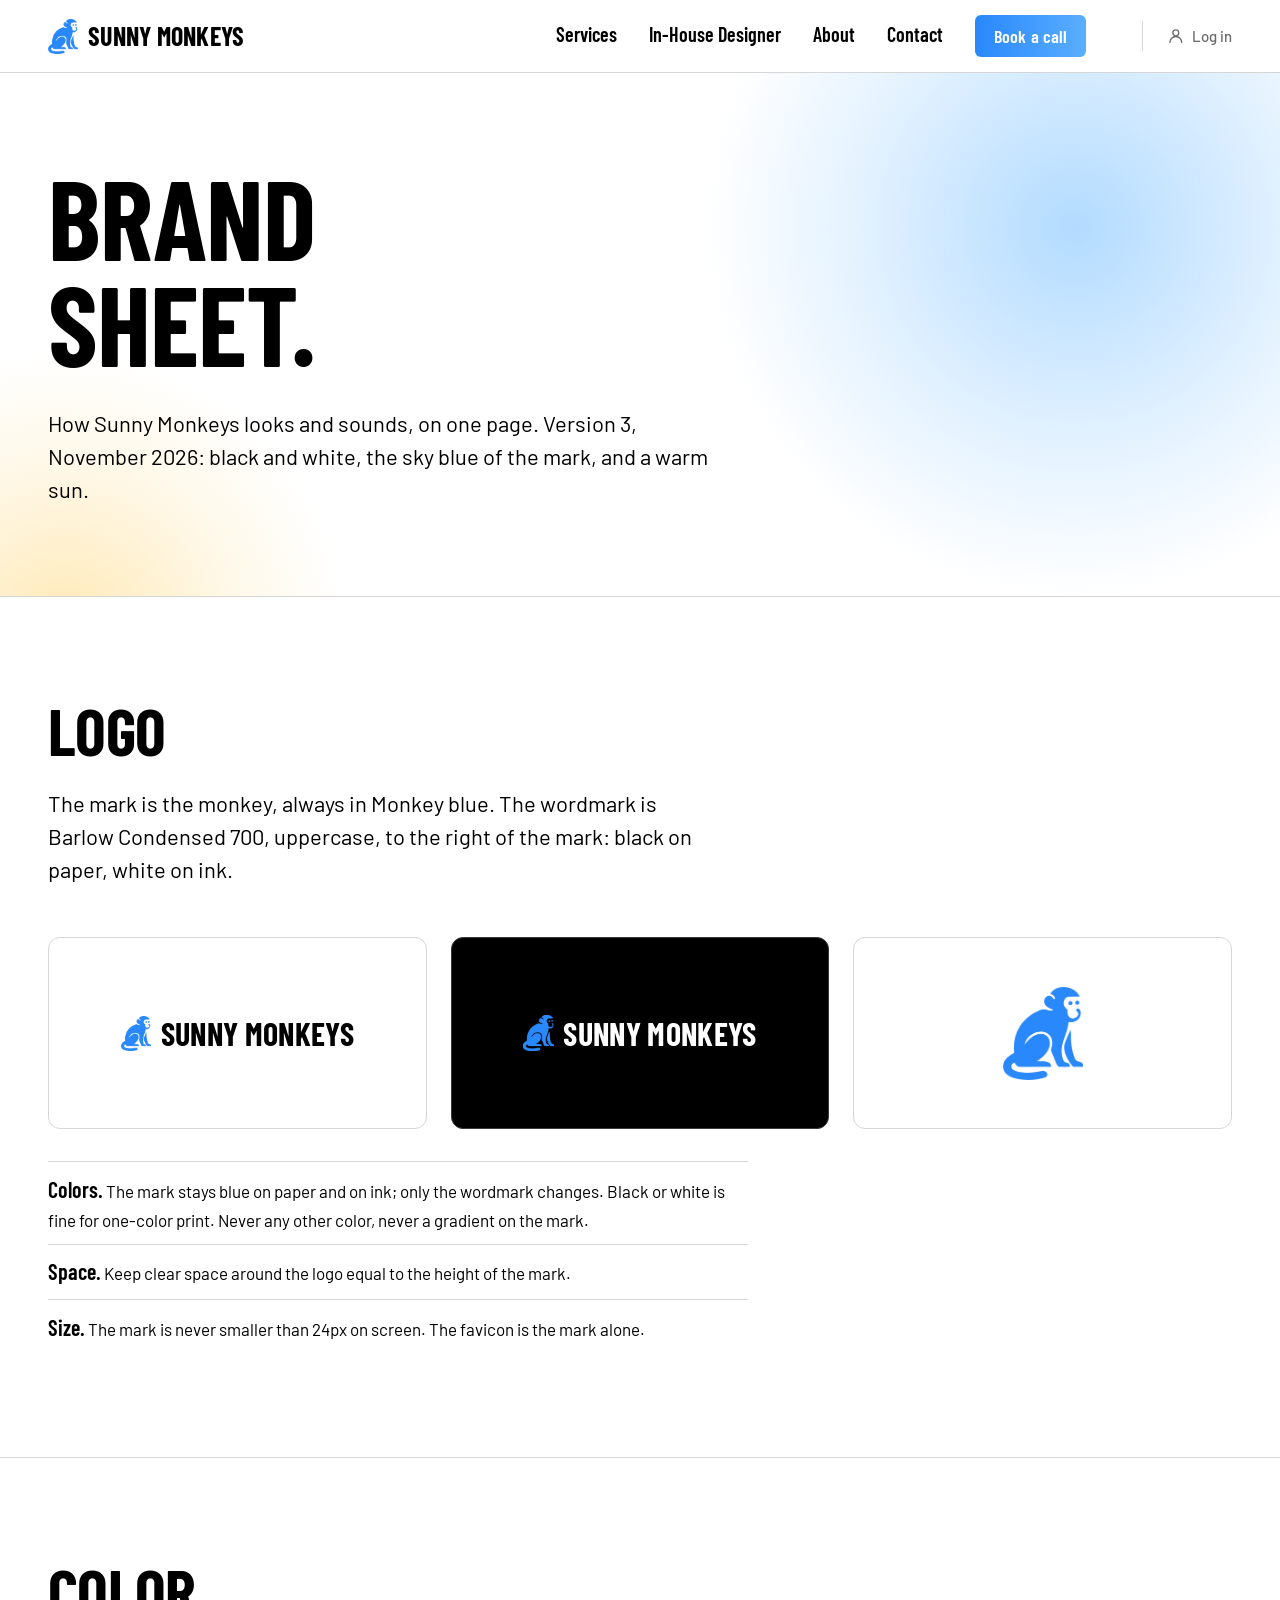
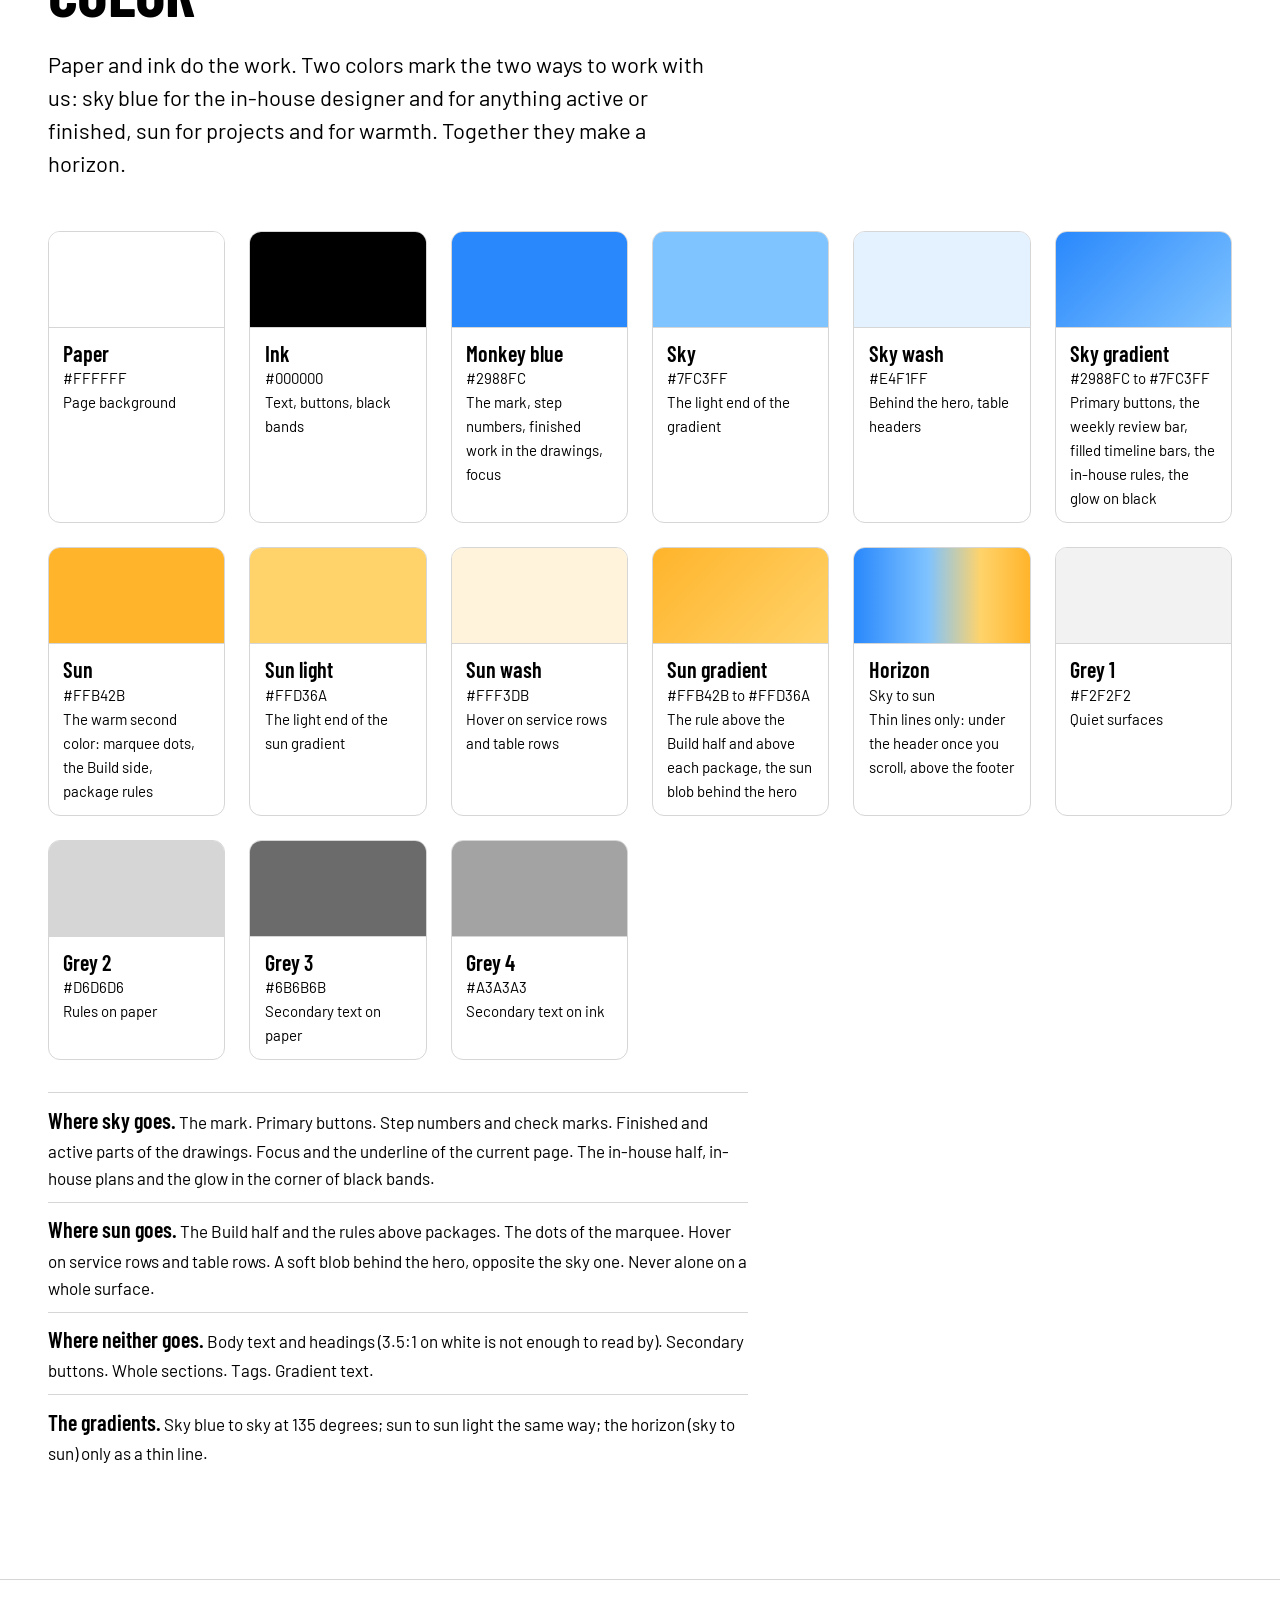
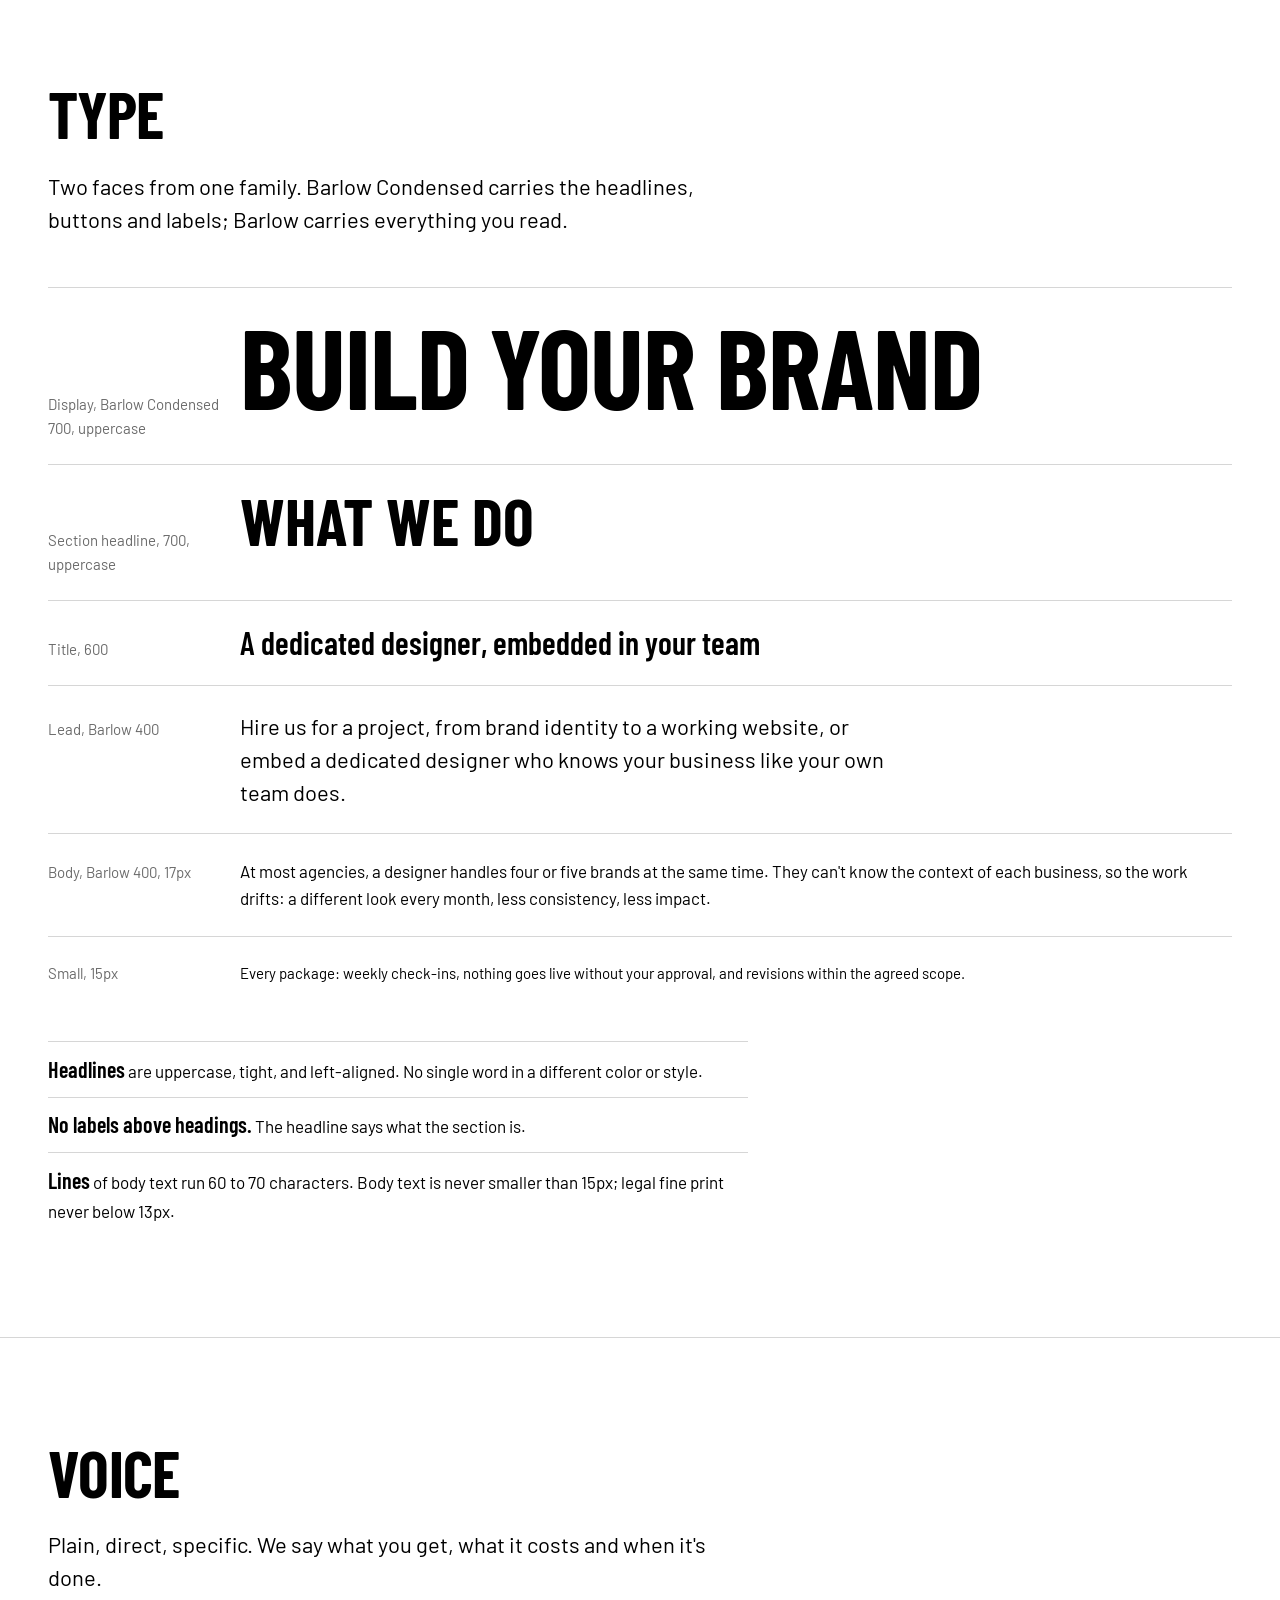
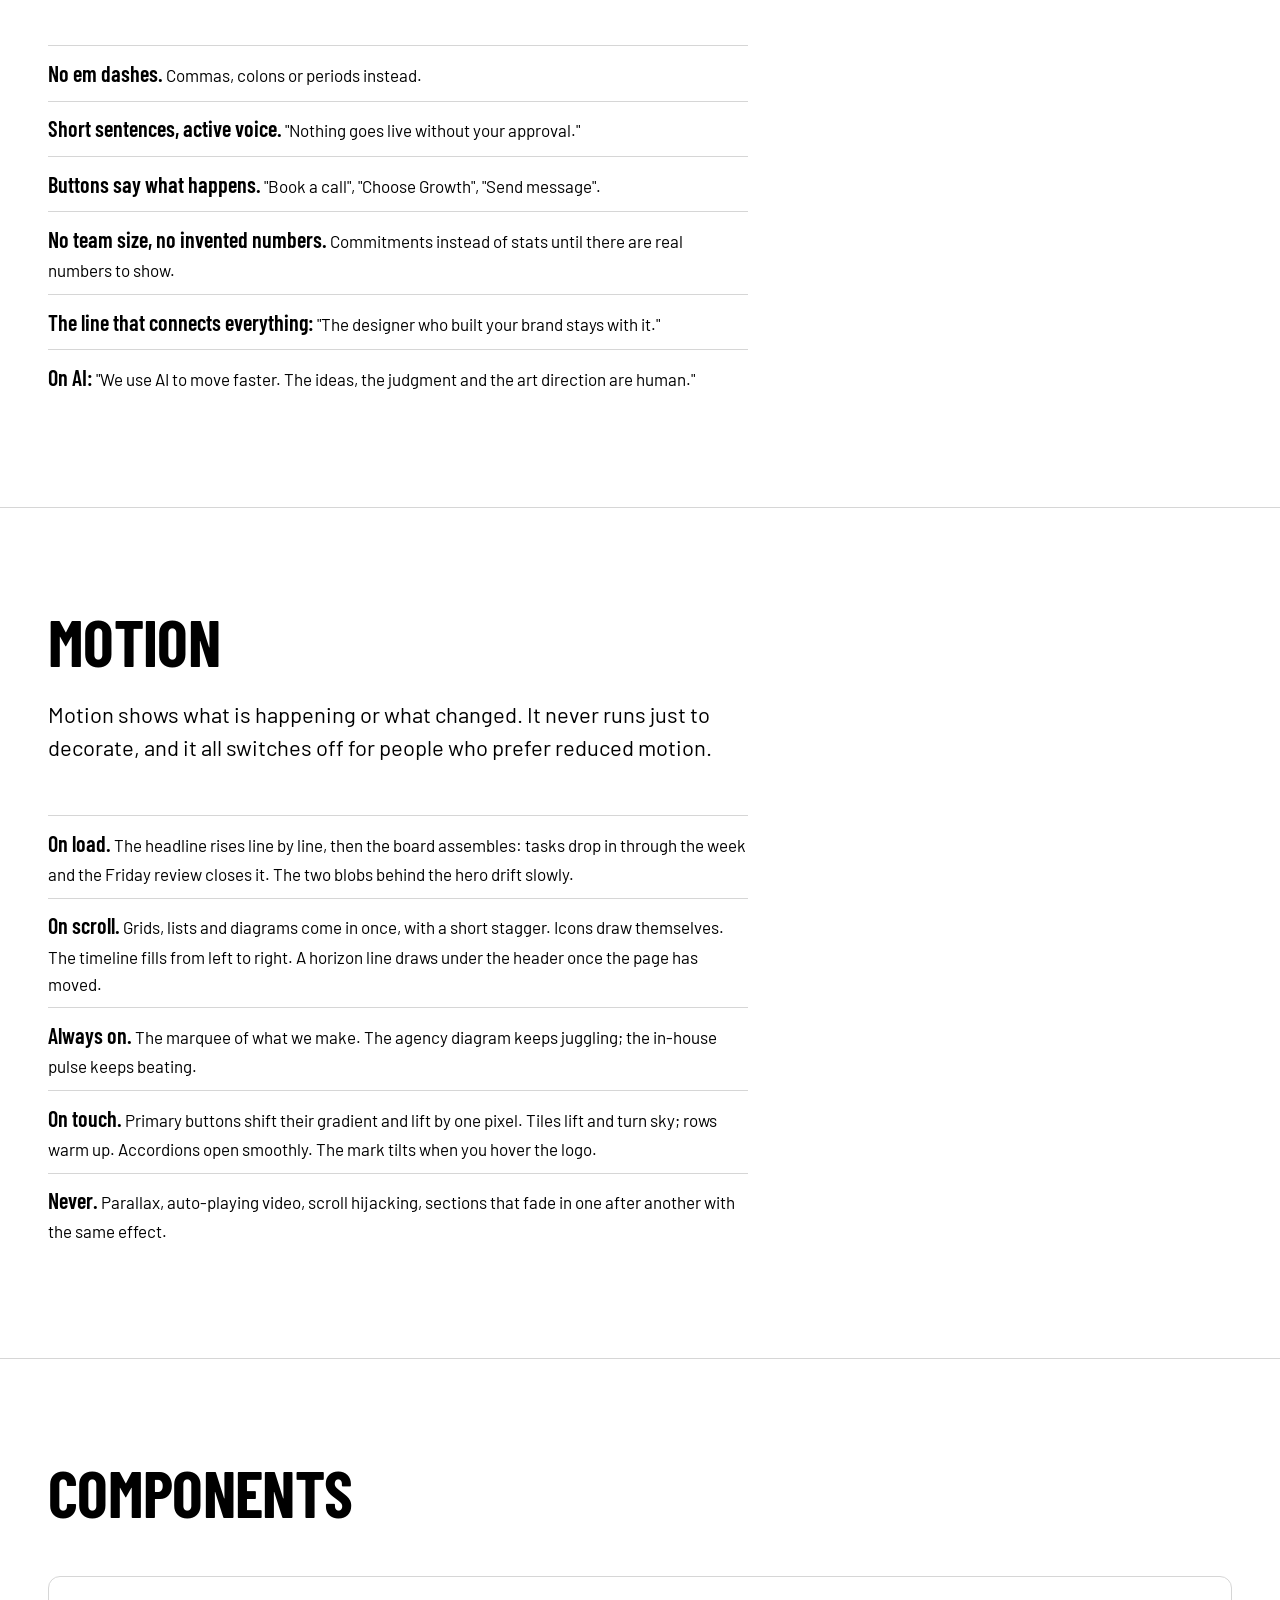
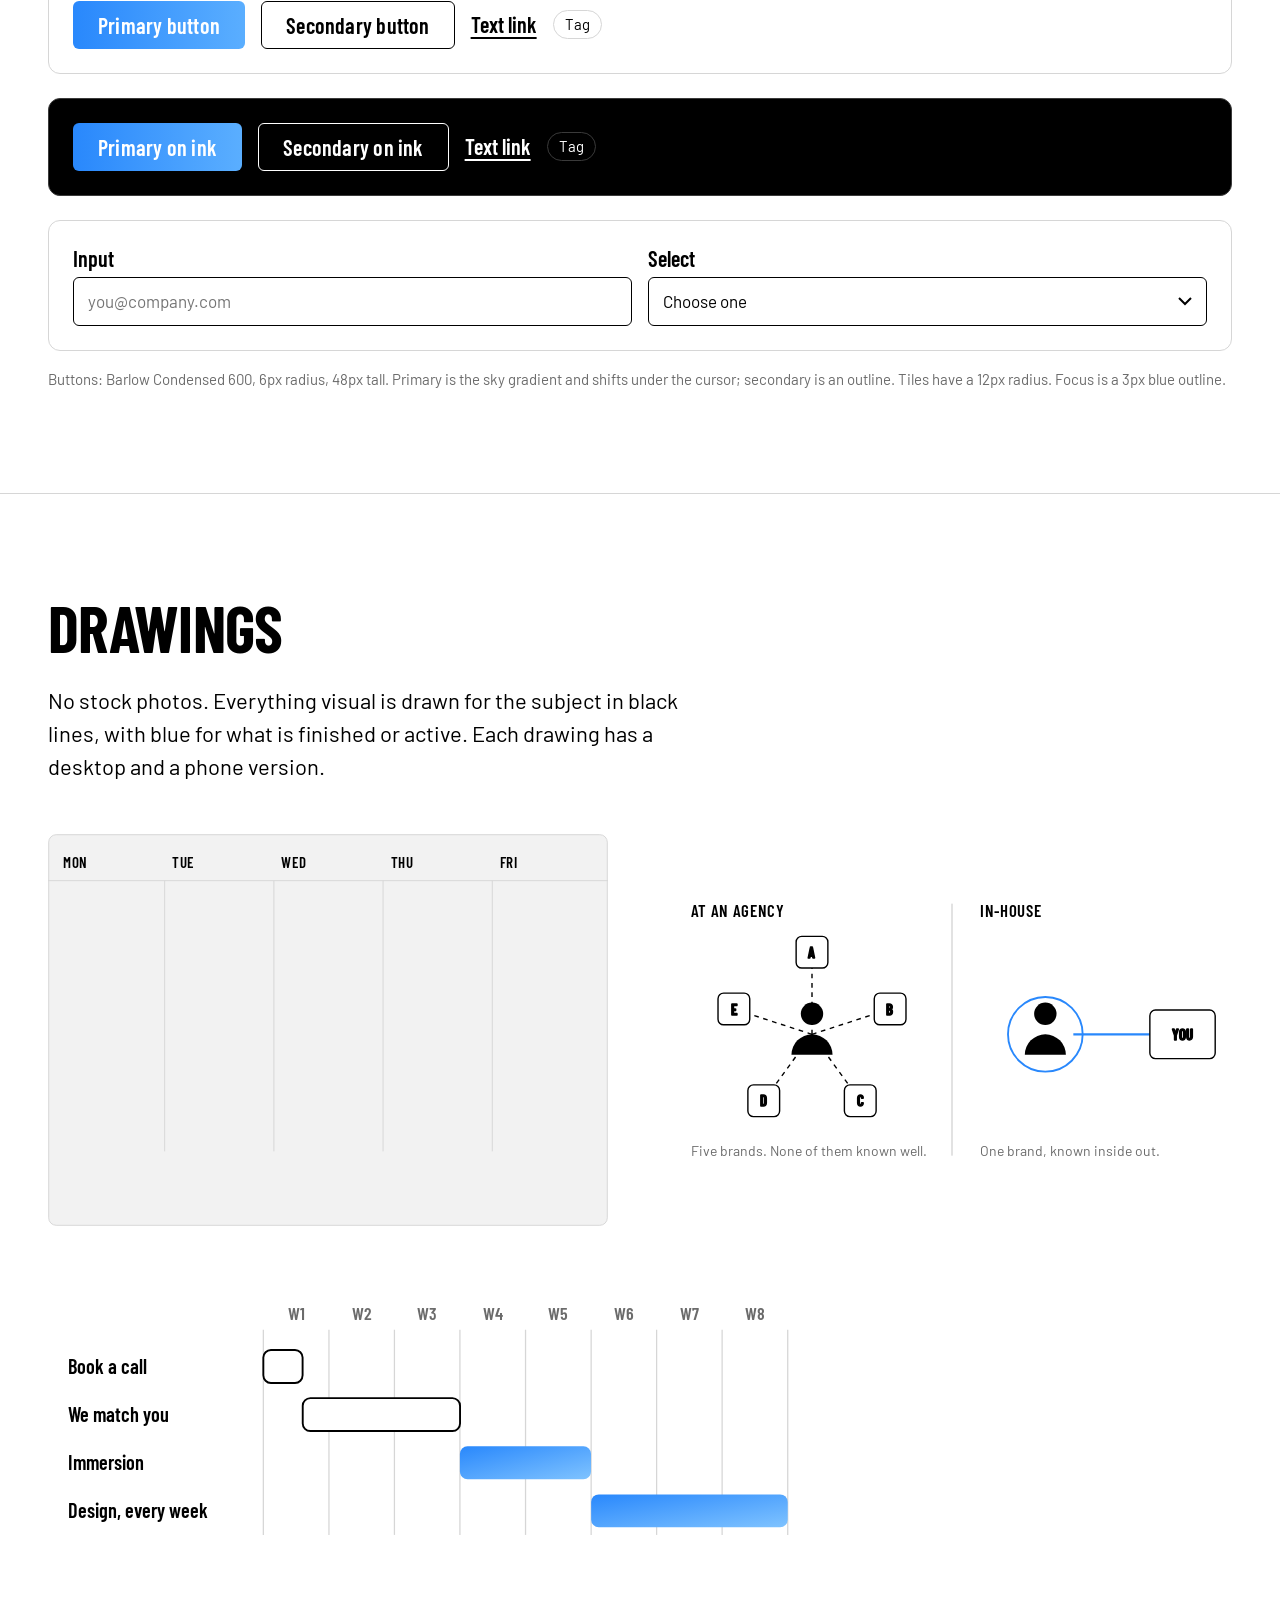
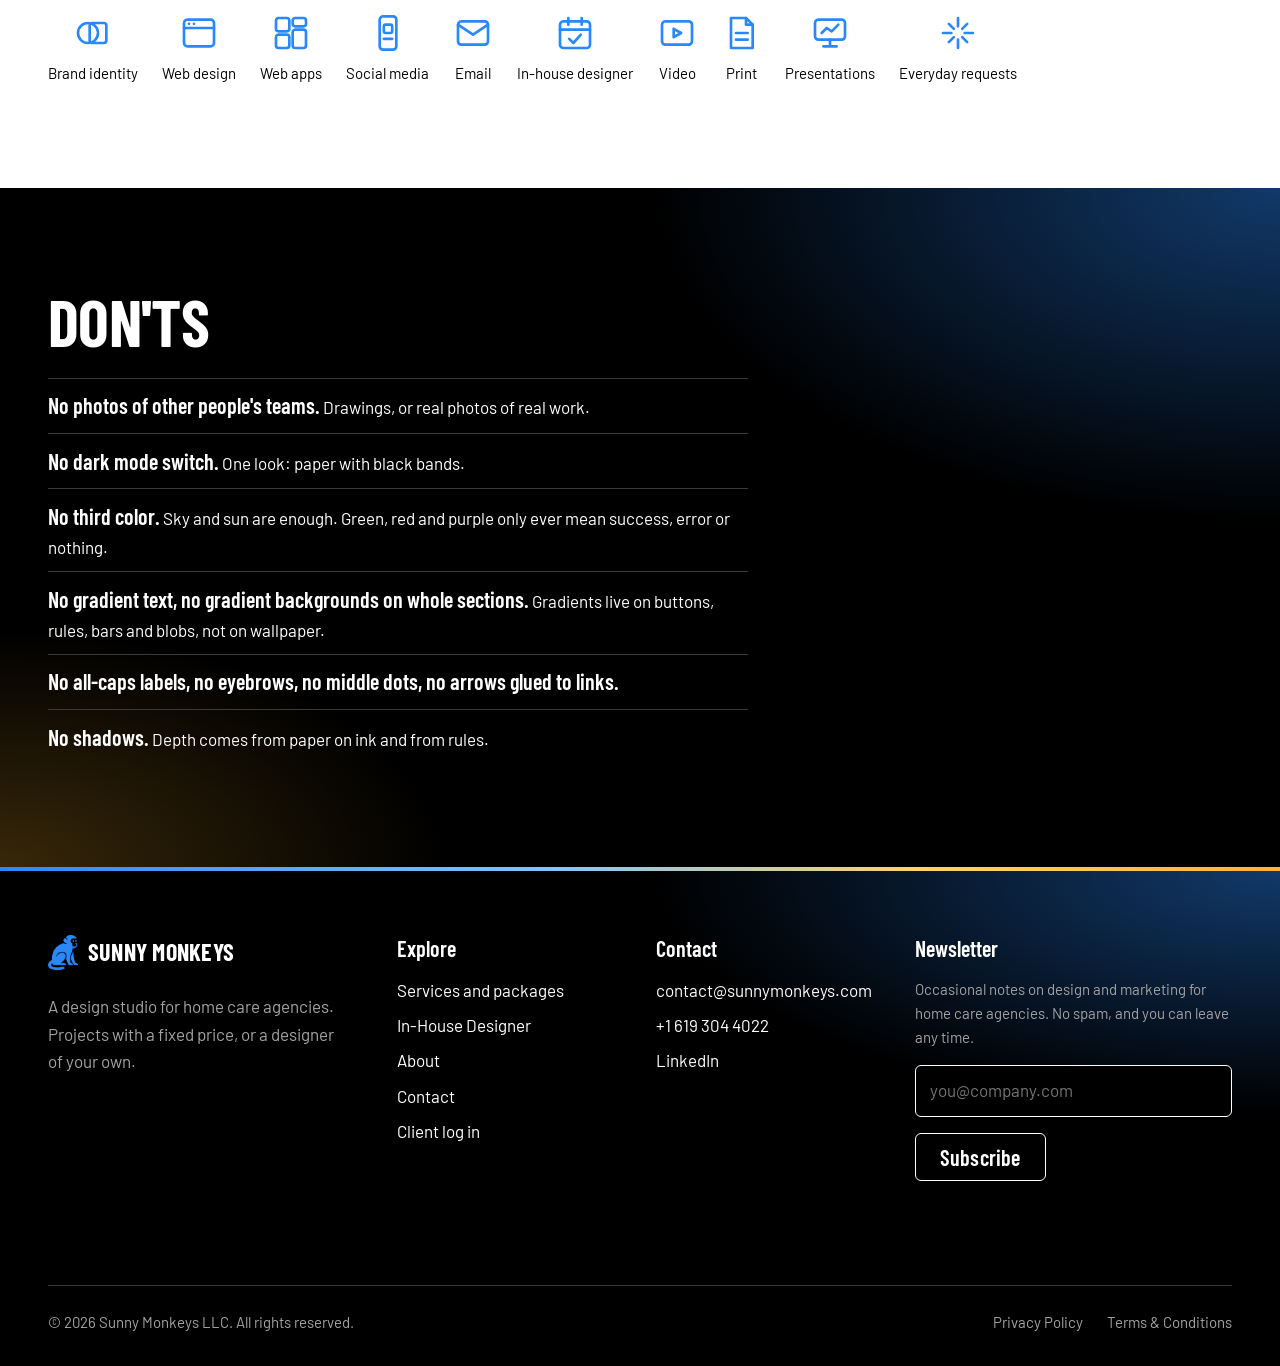
<file: brand.html>
<!DOCTYPE html>
<html lang="en">
<head>
    <meta charset="UTF-8">
    <meta name="viewport" content="width=device-width, initial-scale=1.0">
    <title>Brand Sheet | Sunny Monkeys</title>
    <meta name="description" content="How Sunny Monkeys looks and sounds: logo, color, type, voice, components and drawings.">
    <link rel="canonical" href="https://sunnymonkeys.com/brand">
    <link rel="icon" type="image/png" href="/assets/images/fav.png">
    <meta name="theme-color" content="#ffffff">
    <meta property="og:type" content="website">
    <meta property="og:site_name" content="Sunny Monkeys">
    <meta property="og:title" content="Brand Sheet | Sunny Monkeys">
    <meta property="og:description" content="How Sunny Monkeys looks and sounds: logo, color, type, voice, components and drawings.">
    <meta property="og:url" content="https://sunnymonkeys.com/brand">
    <meta property="og:image" content="https://sunnymonkeys.com/assets/images/og-sunny-monkeys.png">
    <meta property="og:image:width" content="1200">
    <meta property="og:image:height" content="630">
    <meta name="twitter:card" content="summary_large_image">
    <link rel="preconnect" href="https://fonts.googleapis.com">
    <link rel="preconnect" href="https://fonts.gstatic.com" crossorigin>
    <link href="https://fonts.googleapis.com/css2?family=Barlow+Condensed:wght@600;700&family=Barlow:ital,wght@0,400;0,500;1,400&display=swap" rel="stylesheet">
    <link rel="stylesheet" href="/assets/css/sm.css?v=6">
    <meta name="robots" content="noindex">
</head>
<body>
<a class="skip" href="#main">Skip to content</a>
<svg width="0" height="0" aria-hidden="true" focusable="false" style="position:absolute"><defs><linearGradient id="sm-grad" x1="0" y1="0" x2="1" y2="1"><stop offset="0" stop-color="#2988fc"/><stop offset="1" stop-color="#7fc3ff"/></linearGradient></defs></svg>
<header class="site-header">
    <div class="wrap">
        <a class="brand" href="/" aria-label="Sunny Monkeys, home"><span class="mark" aria-hidden="true"></span><span>Sunny Monkeys</span></a>
        <button class="nav-toggle" type="button" aria-expanded="false" aria-controls="site-nav" aria-label="Open menu"><span></span><span></span><span></span></button>
        <nav class="site-nav" id="site-nav" aria-label="Main">
            <ul>
                <li style="--i:0"><a href="/services">Services</a></li>
                <li style="--i:1"><a href="/in-house-designer">In-House Designer</a></li>
                <li style="--i:2"><a href="/about">About</a></li>
                <li style="--i:3"><a href="/contact">Contact</a></li>
            </ul>
            <div class="nav-actions" style="--i:4">
                <a class="btn btn-primary" href="/contact">Book a call</a>
                <a class="login-mobile" href="/login">Client log in</a>
            </div>
        </nav>
        <a class="nav-login" href="/login"><svg viewBox="0 0 24 24" aria-hidden="true"><circle cx="12" cy="8" r="4"/><path d="M4 21a8 8 0 0 1 16 0"/></svg>Log in</a>
    </div>
</header>
<main id="main">

    <section class="hero hero-simple">
        <div class="wrap">
            <h1><span class="line">Brand</span><span class="line">sheet.</span></h1>
            <p class="lead hero-rise">How Sunny Monkeys looks and sounds, on one page. Version 3, November 2026: black and white, the sky blue of the mark, and a warm sun.</p>
        </div>
    </section>

    <section class="section rule-top">
        <div class="wrap">
            <div class="section-head"><h2>Logo</h2><p class="lead">The mark is the monkey, always in Monkey blue. The wordmark is Barlow Condensed 700, uppercase, to the right of the mark: black on paper, white on ink.</p></div>
            <ul class="logo-tiles">
                <li class="logo-tile"><span class="brand"><span class="mark" aria-hidden="true"></span><span>Sunny Monkeys</span></span></li>
                <li class="logo-tile ink"><span class="brand"><span class="mark" aria-hidden="true"></span><span>Sunny Monkeys</span></span></li>
                <li class="logo-tile"><span class="mark mark-only" aria-hidden="true" style="color:var(--blue)"></span></li>
            </ul>
            <ul class="rules" style="margin-top: 2rem; max-width: 70ch">
                <li><strong>Colors.</strong> The mark stays blue on paper and on ink; only the wordmark changes. Black or white is fine for one-color print. Never any other color, never a gradient on the mark.</li>
                <li><strong>Space.</strong> Keep clear space around the logo equal to the height of the mark.</li>
                <li><strong>Size.</strong> The mark is never smaller than 24px on screen. The favicon is the mark alone.</li>
            </ul>
        </div>
    </section>

    <section class="section rule-top">
        <div class="wrap">
            <div class="section-head"><h2>Color</h2><p class="lead">Paper and ink do the work. Two colors mark the two ways to work with us: sky blue for the in-house designer and for anything active or finished, sun for projects and for warmth. Together they make a horizon.</p></div>
            <ul class="swatches">
                <li class="swatch"><div class="chip" style="background:#fff"></div><div class="meta"><strong>Paper</strong>#FFFFFF<br>Page background</div></li>
                <li class="swatch"><div class="chip" style="background:#000"></div><div class="meta"><strong>Ink</strong>#000000<br>Text, buttons, black bands</div></li>
                <li class="swatch"><div class="chip" style="background:#2988fc"></div><div class="meta"><strong>Monkey blue</strong>#2988FC<br>The mark, step numbers, finished work in the drawings, focus</div></li>
                <li class="swatch"><div class="chip" style="background:#7fc3ff"></div><div class="meta"><strong>Sky</strong>#7FC3FF<br>The light end of the gradient</div></li>
                <li class="swatch"><div class="chip" style="background:#e4f1ff"></div><div class="meta"><strong>Sky wash</strong>#E4F1FF<br>Behind the hero, table headers</div></li>
                <li class="swatch"><div class="chip" style="background:linear-gradient(135deg,#2988fc,#7fc3ff)"></div><div class="meta"><strong>Sky gradient</strong>#2988FC to #7FC3FF<br>Primary buttons, the weekly review bar, filled timeline bars, the in-house rules, the glow on black</div></li>
                <li class="swatch"><div class="chip" style="background:#ffb42b"></div><div class="meta"><strong>Sun</strong>#FFB42B<br>The warm second color: marquee dots, the Build side, package rules</div></li>
                <li class="swatch"><div class="chip" style="background:#ffd36a"></div><div class="meta"><strong>Sun light</strong>#FFD36A<br>The light end of the sun gradient</div></li>
                <li class="swatch"><div class="chip" style="background:#fff3db"></div><div class="meta"><strong>Sun wash</strong>#FFF3DB<br>Hover on service rows and table rows</div></li>
                <li class="swatch"><div class="chip" style="background:linear-gradient(135deg,#ffb42b,#ffd36a)"></div><div class="meta"><strong>Sun gradient</strong>#FFB42B to #FFD36A<br>The rule above the Build half and above each package, the sun blob behind the hero</div></li>
                <li class="swatch"><div class="chip" style="background:linear-gradient(90deg,#2988fc,#7fc3ff 42%,#ffd36a 72%,#ffb42b)"></div><div class="meta"><strong>Horizon</strong>Sky to sun<br>Thin lines only: under the header once you scroll, above the footer</div></li>
                <li class="swatch"><div class="chip" style="background:#f2f2f2"></div><div class="meta"><strong>Grey 1</strong>#F2F2F2<br>Quiet surfaces</div></li>
                <li class="swatch"><div class="chip" style="background:#d6d6d6"></div><div class="meta"><strong>Grey 2</strong>#D6D6D6<br>Rules on paper</div></li>
                <li class="swatch"><div class="chip" style="background:#6b6b6b"></div><div class="meta"><strong>Grey 3</strong>#6B6B6B<br>Secondary text on paper</div></li>
                <li class="swatch"><div class="chip" style="background:#a3a3a3"></div><div class="meta"><strong>Grey 4</strong>#A3A3A3<br>Secondary text on ink</div></li>
            </ul>
            <ul class="rules" style="margin-top: 2rem; max-width: 70ch">
                <li><strong>Where sky goes.</strong> The mark. Primary buttons. Step numbers and check marks. Finished and active parts of the drawings. Focus and the underline of the current page. The in-house half, in-house plans and the glow in the corner of black bands.</li>
                <li><strong>Where sun goes.</strong> The Build half and the rules above packages. The dots of the marquee. Hover on service rows and table rows. A soft blob behind the hero, opposite the sky one. Never alone on a whole surface.</li>
                <li><strong>Where neither goes.</strong> Body text and headings (3.5:1 on white is not enough to read by). Secondary buttons. Whole sections. Tags. Gradient text.</li>
                <li><strong>The gradients.</strong> Sky blue to sky at 135 degrees; sun to sun light the same way; the horizon (sky to sun) only as a thin line.</li>
            </ul>
        </div>
    </section>

    <section class="section rule-top">
        <div class="wrap">
            <div class="section-head"><h2>Type</h2><p class="lead">Two faces from one family. Barlow Condensed carries the headlines, buttons and labels; Barlow carries everything you read.</p></div>
            <ul class="specimen">
                <li><span class="what">Display, Barlow Condensed 700, uppercase</span><span class="display">Build your brand</span></li>
                <li><span class="what">Section headline, 700, uppercase</span><span class="h2">What we do</span></li>
                <li><span class="what">Title, 600</span><span class="h3">A dedicated designer, embedded in your team</span></li>
                <li><span class="what">Lead, Barlow 400</span><span class="lead">Hire us for a project, from brand identity to a working website, or embed a dedicated designer who knows your business like your own team does.</span></li>
                <li><span class="what">Body, Barlow 400, 17px</span><span>At most agencies, a designer handles four or five brands at the same time. They can't know the context of each business, so the work drifts: a different look every month, less consistency, less impact.</span></li>
                <li><span class="what">Small, 15px</span><span class="small">Every package: weekly check-ins, nothing goes live without your approval, and revisions within the agreed scope.</span></li>
            </ul>
            <ul class="rules" style="margin-top: 2rem; max-width: 70ch">
                <li><strong>Headlines</strong> are uppercase, tight, and left-aligned. No single word in a different color or style.</li>
                <li><strong>No labels above headings.</strong> The headline says what the section is.</li>
                <li><strong>Lines</strong> of body text run 60 to 70 characters. Body text is never smaller than 15px; legal fine print never below 13px.</li>
            </ul>
        </div>
    </section>

    <section class="section rule-top">
        <div class="wrap">
            <div class="section-head"><h2>Voice</h2><p class="lead">Plain, direct, specific. We say what you get, what it costs and when it's done.</p></div>
            <ul class="rules" style="max-width: 70ch">
                <li><strong>No em dashes.</strong> Commas, colons or periods instead.</li>
                <li><strong>Short sentences, active voice.</strong> "Nothing goes live without your approval."</li>
                <li><strong>Buttons say what happens.</strong> "Book a call", "Choose Growth", "Send message".</li>
                <li><strong>No team size, no invented numbers.</strong> Commitments instead of stats until there are real numbers to show.</li>
                <li><strong>The line that connects everything:</strong> "The designer who built your brand stays with it."</li>
                <li><strong>On AI:</strong> "We use AI to move faster. The ideas, the judgment and the art direction are human."</li>
            </ul>
        </div>
    </section>

    <section class="section rule-top">
        <div class="wrap">
            <div class="section-head"><h2>Motion</h2><p class="lead">Motion shows what is happening or what changed. It never runs just to decorate, and it all switches off for people who prefer reduced motion.</p></div>
            <ul class="rules" style="max-width: 70ch">
                <li><strong>On load.</strong> The headline rises line by line, then the board assembles: tasks drop in through the week and the Friday review closes it. The two blobs behind the hero drift slowly.</li>
                <li><strong>On scroll.</strong> Grids, lists and diagrams come in once, with a short stagger. Icons draw themselves. The timeline fills from left to right. A horizon line draws under the header once the page has moved.</li>
                <li><strong>Always on.</strong> The marquee of what we make. The agency diagram keeps juggling; the in-house pulse keeps beating.</li>
                <li><strong>On touch.</strong> Primary buttons shift their gradient and lift by one pixel. Tiles lift and turn sky; rows warm up. Accordions open smoothly. The mark tilts when you hover the logo.</li>
                <li><strong>Never.</strong> Parallax, auto-playing video, scroll hijacking, sections that fade in one after another with the same effect.</li>
            </ul>
        </div>
    </section>

    <section class="section rule-top">
        <div class="wrap">
            <div class="section-head"><h2>Components</h2></div>
            <div class="stack">
                <div class="demo">
                    <a class="btn btn-primary" href="#">Primary button</a>
                    <a class="btn" href="#">Secondary button</a>
                    <a class="link" href="#">Text link</a>
                    <span class="tag">Tag</span>
                </div>
                <div class="demo ink">
                    <a class="btn btn-primary" href="#">Primary on ink</a>
                    <a class="btn" href="#">Secondary on ink</a>
                    <a class="link" href="#">Text link</a>
                    <span class="tag">Tag</span>
                </div>
                <div class="demo">
                    <div class="field" style="flex: 1 1 16rem"><label for="demo-input">Input</label><input id="demo-input" type="text" placeholder="you@company.com"></div>
                    <div class="field" style="flex: 1 1 16rem"><label for="demo-select">Select</label><select id="demo-select"><option>Choose one</option><option>Full-time designer</option></select></div>
                </div>
            </div>
            <p class="small muted" style="margin-top: 1rem">Buttons: Barlow Condensed 600, 6px radius, 48px tall. Primary is the sky gradient and shifts under the cursor; secondary is an outline. Tiles have a 12px radius. Focus is a 3px blue outline.</p>
        </div>
    </section>

    <section class="section rule-top">
        <div class="wrap">
            <div class="section-head"><h2>Drawings</h2><p class="lead">No stock photos. Everything visual is drawn for the subject in black lines, with blue for what is finished or active. Each drawing has a desktop and a phone version.</p></div>
            <div class="grid-2">
                <div><svg class="board board-d" viewBox="0 0 600 420" role="img" aria-labelledby="brand-board-d-title">
<title id="brand-board-d-title">A week of work from your in-house designer: social posts, a video edit, a landing page, an event flyer and a weekly review.</title>
<rect class="frame" x="0.75" y="0.75" width="598.5" height="418.5" rx="8"/>
<g class="day"><text x="16" y="36">Mon</text><text x="133" y="36">Tue</text><text x="250" y="36">Wed</text><text x="367" y="36">Thu</text><text x="484" y="36">Fri</text></g>
<g class="grid"><line x1="0" y1="50" x2="600" y2="50"/><line x1="125" y1="50" x2="125" y2="340"/><line x1="242" y1="50" x2="242" y2="340"/><line x1="359" y1="50" x2="359" y2="340"/><line x1="476" y1="50" x2="476" y2="340"/></g>
<g class="chip" style="--i:0"><rect x="16" y="66" width="100" height="40" rx="6"/><text x="27" y="91">IG carousel</text></g>
<g class="done" style="--i:0"><circle cx="116" cy="66" r="9"/><path d="M111.5 66 l3.0 3.0 l6.0 -6.0"/></g>
<g class="chip" style="--i:1"><rect x="133" y="66" width="100" height="40" rx="6"/><text x="144" y="91">Reel edit</text></g>
<g class="done" style="--i:1"><circle cx="233" cy="66" r="9"/><path d="M228.5 66 l3.0 3.0 l6.0 -6.0"/></g>
<g class="chip" style="--i:2"><rect x="250" y="66" width="100" height="40" rx="6"/><text x="261" y="91">Landing page</text></g>
<g class="done" style="--i:2"><circle cx="350" cy="66" r="9"/><path d="M345.5 66 l3.0 3.0 l6.0 -6.0"/></g>
<g class="chip" style="--i:3"><rect x="367" y="66" width="100" height="40" rx="6"/><text x="378" y="91">Event flyer</text></g>
<g class="chip" style="--i:4"><rect x="484" y="66" width="100" height="40" rx="6"/><text x="495" y="91">Brochure</text></g>
<g class="chip" style="--i:5"><rect x="16" y="118" width="100" height="40" rx="6"/><text x="27" y="143">Stories</text></g>
<g class="done" style="--i:5"><circle cx="116" cy="118" r="9"/><path d="M111.5 118 l3.0 3.0 l6.0 -6.0"/></g>
<g class="chip" style="--i:6"><rect x="133" y="118" width="100" height="40" rx="6"/><text x="144" y="143">Email header</text></g>
<g class="chip" style="--i:7"><rect x="250" y="118" width="100" height="40" rx="6"/><text x="261" y="143">Site update</text></g>
<g class="chip" style="--i:8"><rect x="367" y="118" width="100" height="40" rx="6"/><text x="378" y="143">Ad set</text></g>
<g class="chip" style="--i:9"><rect x="250" y="170" width="100" height="40" rx="6"/><text x="261" y="195">Pitch deck</text></g>
<g class="review" style="--i:10"><rect x="16" y="355" width="568" height="40" rx="6"/><text x="44" y="380">Friday: weekly review with your Sunny Monkeys lead</text></g>
</svg>
<svg class="board board-m" viewBox="0 0 360 330" role="img" aria-labelledby="brand-board-m-title">
<title id="brand-board-m-title">A week of work from your in-house designer: social posts, a video edit, a landing page, an event flyer and a weekly review.</title>
<rect class="frame" x="0.75" y="0.75" width="358.5" height="328.5" rx="8"/>
<g class="day"><text x="8" y="26">Mon</text><text x="78" y="26">Tue</text><text x="148" y="26">Wed</text><text x="218" y="26">Thu</text><text x="288" y="26">Fri</text></g>
<g class="grid"><line x1="0" y1="36" x2="360" y2="36"/><line x1="74" y1="36" x2="74" y2="262"/><line x1="144" y1="36" x2="144" y2="262"/><line x1="214" y1="36" x2="214" y2="262"/><line x1="284" y1="36" x2="284" y2="262"/></g>
<g class="chip" style="--i:0"><rect x="8" y="44" width="62" height="30" rx="6"/><text x="16" y="63">Carousel</text></g>
<g class="done" style="--i:0"><circle cx="70" cy="44" r="7"/><path d="M66.5 44 l2.3 2.3 l4.7 -4.7"/></g>
<g class="chip" style="--i:1"><rect x="78" y="44" width="62" height="30" rx="6"/><text x="86" y="63">Reel edit</text></g>
<g class="done" style="--i:1"><circle cx="140" cy="44" r="7"/><path d="M136.5 44 l2.3 2.3 l4.7 -4.7"/></g>
<g class="chip" style="--i:2"><rect x="148" y="44" width="62" height="30" rx="6"/><text x="156" y="63">Landing</text></g>
<g class="done" style="--i:2"><circle cx="210" cy="44" r="7"/><path d="M206.5 44 l2.3 2.3 l4.7 -4.7"/></g>
<g class="chip" style="--i:3"><rect x="218" y="44" width="62" height="30" rx="6"/><text x="226" y="63">Flyer</text></g>
<g class="chip" style="--i:4"><rect x="288" y="44" width="62" height="30" rx="6"/><text x="296" y="63">Brochure</text></g>
<g class="chip" style="--i:5"><rect x="8" y="84" width="62" height="30" rx="6"/><text x="16" y="103">Stories</text></g>
<g class="done" style="--i:5"><circle cx="70" cy="84" r="7"/><path d="M66.5 84 l2.3 2.3 l4.7 -4.7"/></g>
<g class="chip" style="--i:6"><rect x="78" y="84" width="62" height="30" rx="6"/><text x="86" y="103">Email</text></g>
<g class="chip" style="--i:7"><rect x="148" y="84" width="62" height="30" rx="6"/><text x="156" y="103">Site fix</text></g>
<g class="chip" style="--i:8"><rect x="218" y="84" width="62" height="30" rx="6"/><text x="226" y="103">Ad set</text></g>
<g class="chip" style="--i:9"><rect x="148" y="124" width="62" height="30" rx="6"/><text x="156" y="143">Deck</text></g>
<g class="review" style="--i:10"><rect x="8" y="276" width="344" height="30" rx="6"/><text x="26" y="297">Fri: weekly review with your lead</text></g>
</svg></div>
                <div><svg class="diagram diagram-d" viewBox="0 0 600 310" role="img" aria-labelledby="juggle-d-title">
<title id="juggle-d-title">At an agency one designer juggles five brands. In-house, one designer works for one brand.</title>
<text class="label" x="20" y="34">At an agency</text>
<text class="label" x="330" y="34">In-house</text>
<line class="tick" x1="300" y1="20" x2="300" y2="290" stroke="currentColor" stroke-opacity="0.25"/>
<g class="orbit" style="--ox:150px;--oy:160px"><line class="line" x1="150" y1="160" x2="150.0" y2="72.0"/><g class="brand"><rect x="133.0" y="55.0" width="34" height="34" rx="6"/><text x="150.0" y="78.0" text-anchor="middle">A</text></g></g>
<g class="orbit" style="--ox:150px;--oy:160px"><line class="line" x1="150" y1="160" x2="233.7" y2="132.8"/><g class="brand"><rect x="216.7" y="115.8" width="34" height="34" rx="6"/><text x="233.7" y="138.8" text-anchor="middle">B</text></g></g>
<g class="orbit" style="--ox:150px;--oy:160px"><line class="line" x1="150" y1="160" x2="201.7" y2="231.2"/><g class="brand"><rect x="184.7" y="214.2" width="34" height="34" rx="6"/><text x="201.7" y="237.2" text-anchor="middle">C</text></g></g>
<g class="orbit" style="--ox:150px;--oy:160px"><line class="line" x1="150" y1="160" x2="98.3" y2="231.2"/><g class="brand"><rect x="81.3" y="214.2" width="34" height="34" rx="6"/><text x="98.3" y="237.2" text-anchor="middle">D</text></g></g>
<g class="orbit" style="--ox:150px;--oy:160px"><line class="line" x1="150" y1="160" x2="66.3" y2="132.8"/><g class="brand"><rect x="49.3" y="115.8" width="34" height="34" rx="6"/><text x="66.3" y="138.8" text-anchor="middle">E</text></g></g>
<circle class="person" cx="150" cy="138.0" r="12.0"/><path class="person" d="M128.0 182.0 a22.0 22.0 0 0 1 44.0 0 z"/>
<text class="note" x="20" y="290">Five brands. None of them known well.</text>
<circle class="pulse" cx="400" cy="160" r="40" style="--ox:400px;--oy:160px"/>
<line class="solid" x1="430" y1="160" x2="512" y2="160"/>
<g class="brand"><rect x="512" y="134" width="70" height="52" rx="6"/><text x="547" y="166" text-anchor="middle">You</text></g>
<circle class="person" cx="400" cy="138.0" r="12.0"/><path class="person" d="M378.0 182.0 a22.0 22.0 0 0 1 44.0 0 z"/>
<text class="note" x="330" y="290">One brand, known inside out.</text>
</svg>
<svg class="diagram diagram-m" viewBox="0 0 300 500" role="img" aria-labelledby="juggle-m-title">
<title id="juggle-m-title">At an agency one designer juggles five brands. In-house, one designer works for one brand.</title>
<text class="label" x="16" y="30">At an agency</text>
<text class="label" x="16" y="322">In-house</text>
<line class="tick" x1="16" y1="286" x2="284" y2="286" stroke="currentColor" stroke-opacity="0.25"/>
<g class="orbit" style="--ox:150px;--oy:150px"><line class="line" x1="150" y1="150" x2="150.0" y2="74.0"/><g class="brand"><rect x="133.0" y="57.0" width="34" height="34" rx="6"/><text x="150.0" y="80.0" text-anchor="middle">A</text></g></g>
<g class="orbit" style="--ox:150px;--oy:150px"><line class="line" x1="150" y1="150" x2="222.3" y2="126.5"/><g class="brand"><rect x="205.3" y="109.5" width="34" height="34" rx="6"/><text x="222.3" y="132.5" text-anchor="middle">B</text></g></g>
<g class="orbit" style="--ox:150px;--oy:150px"><line class="line" x1="150" y1="150" x2="194.7" y2="211.5"/><g class="brand"><rect x="177.7" y="194.5" width="34" height="34" rx="6"/><text x="194.7" y="217.5" text-anchor="middle">C</text></g></g>
<g class="orbit" style="--ox:150px;--oy:150px"><line class="line" x1="150" y1="150" x2="105.3" y2="211.5"/><g class="brand"><rect x="88.3" y="194.5" width="34" height="34" rx="6"/><text x="105.3" y="217.5" text-anchor="middle">D</text></g></g>
<g class="orbit" style="--ox:150px;--oy:150px"><line class="line" x1="150" y1="150" x2="77.7" y2="126.5"/><g class="brand"><rect x="60.7" y="109.5" width="34" height="34" rx="6"/><text x="77.7" y="132.5" text-anchor="middle">E</text></g></g>
<circle class="person" cx="150" cy="128.0" r="12.0"/><path class="person" d="M128.0 172.0 a22.0 22.0 0 0 1 44.0 0 z"/>
<text class="note" x="16" y="262">Five brands. None of them known well.</text>
<circle class="pulse" cx="92" cy="412" r="40" style="--ox:92px;--oy:412px"/>
<line class="solid" x1="122" y1="412" x2="204" y2="412"/>
<g class="brand"><rect x="204" y="386" width="70" height="52" rx="6"/><text x="239" y="418" text-anchor="middle">You</text></g>
<circle class="person" cx="92" cy="390.0" r="12.0"/><path class="person" d="M70.0 434.0 a22.0 22.0 0 0 1 44.0 0 z"/>
<text class="note" x="16" y="486">One brand, known inside out.</text>
</svg></div>
            </div>
            <div style="margin-top: 3rem; max-width: 760px"><svg class="diagram timeline diagram-d" viewBox="0 0 600 230" role="img" aria-labelledby="tl-d-title">
<title id="tl-d-title">Timeline: a call, a match within two to three weeks, one to two weeks of immersion, then design every week.</title>
<line class="tick" x1="170.0" y1="44" x2="170.0" y2="206"/>
<text class="week" x="195.9" y="36" text-anchor="middle">W1</text>
<line class="tick" x1="221.8" y1="44" x2="221.8" y2="206"/>
<text class="week" x="247.6" y="36" text-anchor="middle">W2</text>
<line class="tick" x1="273.5" y1="44" x2="273.5" y2="206"/>
<text class="week" x="299.4" y="36" text-anchor="middle">W3</text>
<line class="tick" x1="325.2" y1="44" x2="325.2" y2="206"/>
<text class="week" x="351.1" y="36" text-anchor="middle">W4</text>
<line class="tick" x1="377.0" y1="44" x2="377.0" y2="206"/>
<text class="week" x="402.9" y="36" text-anchor="middle">W5</text>
<line class="tick" x1="428.8" y1="44" x2="428.8" y2="206"/>
<text class="week" x="454.6" y="36" text-anchor="middle">W6</text>
<line class="tick" x1="480.5" y1="44" x2="480.5" y2="206"/>
<text class="week" x="506.4" y="36" text-anchor="middle">W7</text>
<line class="tick" x1="532.2" y1="44" x2="532.2" y2="206"/>
<text class="week" x="558.1" y="36" text-anchor="middle">W8</text>
<line class="tick" x1="584.0" y1="44" x2="584.0" y2="206"/>
<text x="16" y="79">Book a call</text>
<rect class="bar outline" style="--i:0" x="170.0" y="60" width="31.0" height="26" rx="6"/>
<text x="16" y="117">We match you</text>
<rect class="bar outline" style="--i:1" x="201.1" y="98" width="124.2" height="26" rx="6"/>
<text x="16" y="155">Immersion</text>
<rect class="bar fill" style="--i:2" x="325.2" y="136" width="103.5" height="26" rx="6"/>
<text x="16" y="193">Design, every week</text>
<rect class="bar fill" style="--i:3" x="428.8" y="174" width="155.2" height="26" rx="6"/>
</svg>
<svg class="diagram timeline diagram-m" viewBox="0 0 360 300" role="img" aria-labelledby="tl-m-title">
<title id="tl-m-title">Timeline: a call, a match within two to three weeks, one to two weeks of immersion, then design every week.</title>
<line class="tick" x1="10.0" y1="38" x2="10.0" y2="262"/>
<text class="week" x="31.2" y="30" text-anchor="middle">W1</text>
<line class="tick" x1="52.5" y1="38" x2="52.5" y2="262"/>
<text class="week" x="73.8" y="30" text-anchor="middle">W2</text>
<line class="tick" x1="95.0" y1="38" x2="95.0" y2="262"/>
<text class="week" x="116.2" y="30" text-anchor="middle">W3</text>
<line class="tick" x1="137.5" y1="38" x2="137.5" y2="262"/>
<text class="week" x="158.8" y="30" text-anchor="middle">W4</text>
<line class="tick" x1="180.0" y1="38" x2="180.0" y2="262"/>
<text class="week" x="201.2" y="30" text-anchor="middle">W5</text>
<line class="tick" x1="222.5" y1="38" x2="222.5" y2="262"/>
<text class="week" x="243.8" y="30" text-anchor="middle">W6</text>
<line class="tick" x1="265.0" y1="38" x2="265.0" y2="262"/>
<text class="week" x="286.2" y="30" text-anchor="middle">W7</text>
<line class="tick" x1="307.5" y1="38" x2="307.5" y2="262"/>
<text class="week" x="328.8" y="30" text-anchor="middle">W8</text>
<line class="tick" x1="350.0" y1="38" x2="350.0" y2="262"/>
<text x="10" y="68">Book a call</text>
<rect class="bar outline" style="--i:0" x="10.0" y="76" width="25.5" height="22" rx="6"/>
<text x="10" y="128">We match you</text>
<rect class="bar outline" style="--i:1" x="35.5" y="136" width="102.0" height="22" rx="6"/>
<text x="10" y="188">Immersion</text>
<rect class="bar fill" style="--i:2" x="137.5" y="196" width="85.0" height="22" rx="6"/>
<text x="10" y="248">Design, every week</text>
<rect class="bar fill" style="--i:3" x="222.5" y="256" width="127.5" height="22" rx="6"/>
</svg></div>
            <ul class="icon-row" style="margin-top: 3rem" data-reveal="stagger">
                <li><span class="icon"><svg viewBox="0 0 24 24" aria-hidden="true"><circle pathLength="1" cx="9" cy="12" r="6"/><rect pathLength="1" x="10" y="6" width="10" height="12" rx="1.5"/></svg></span><span>Brand identity</span></li>
                <li><span class="icon"><svg viewBox="0 0 24 24" aria-hidden="true"><rect pathLength="1" x="3" y="4" width="18" height="16" rx="2"/><path pathLength="1" d="M3 9h18"/><path pathLength="1" d="M6 6.5h.01M9 6.5h.01"/></svg></span><span>Web design</span></li>
                <li><span class="icon"><svg viewBox="0 0 24 24" aria-hidden="true"><rect pathLength="1" x="3" y="3" width="8" height="8" rx="1.5"/><rect pathLength="1" x="13" y="3" width="8" height="5" rx="1.5"/><rect pathLength="1" x="13" y="10" width="8" height="11" rx="1.5"/><rect pathLength="1" x="3" y="13" width="8" height="8" rx="1.5"/></svg></span><span>Web apps</span></li>
                <li><span class="icon"><svg viewBox="0 0 24 24" aria-hidden="true"><rect pathLength="1" x="7" y="2" width="10" height="20" rx="2"/><rect pathLength="1" x="9.5" y="7" width="5" height="5" rx="1"/><path pathLength="1" d="M9.5 15.5h5"/></svg></span><span>Social media</span></li>
                <li><span class="icon"><svg viewBox="0 0 24 24" aria-hidden="true"><rect pathLength="1" x="3" y="5" width="18" height="14" rx="2"/><path pathLength="1" d="M3 7l9 6 9-6"/></svg></span><span>Email</span></li>
                <li><span class="icon"><svg viewBox="0 0 24 24" aria-hidden="true"><rect pathLength="1" x="3" y="5" width="18" height="16" rx="2"/><path pathLength="1" d="M3 10h18M8 3v4M16 3v4"/><path pathLength="1" d="M8.5 15.5l2.5 2.5 4.5-5"/></svg></span><span>In-house designer</span></li>
                <li><span class="icon"><svg viewBox="0 0 24 24" aria-hidden="true"><rect pathLength="1" x="3" y="5" width="18" height="14" rx="2"/><path pathLength="1" d="M10 9.5v5l4.5-2.5z"/></svg></span><span>Video</span></li>
                <li><span class="icon"><svg viewBox="0 0 24 24" aria-hidden="true"><path pathLength="1" d="M6 3h9l4 4v14H6z"/><path pathLength="1" d="M15 3v4h4"/><path pathLength="1" d="M9 12h7M9 16h7"/></svg></span><span>Print</span></li>
                <li><span class="icon"><svg viewBox="0 0 24 24" aria-hidden="true"><rect pathLength="1" x="3" y="4" width="18" height="12" rx="2"/><path pathLength="1" d="M12 16v4M8 20h8"/><path pathLength="1" d="M7 12l3-3 3 2 4-4"/></svg></span><span>Presentations</span></li>
                <li><span class="icon"><svg viewBox="0 0 24 24" aria-hidden="true"><path pathLength="1" d="M12 3v5M12 16v5M3 12h5M16 12h5"/><path pathLength="1" d="M6.5 6.5l3 3M14.5 14.5l3 3M17.5 6.5l-3 3M9.5 14.5l-3 3"/></svg></span><span>Everyday requests</span></li>
            </ul>
        </div>
    </section>

    <section class="section ink cta">
        <div class="wrap">
            <h2>Don'ts</h2>
            <ul class="rules" style="margin-top: 1.5rem; max-width: 70ch">
                <li><strong>No photos of other people's teams.</strong> Drawings, or real photos of real work.</li>
                <li><strong>No dark mode switch.</strong> One look: paper with black bands.</li>
                <li><strong>No third color.</strong> Sky and sun are enough. Green, red and purple only ever mean success, error or nothing.</li>
                <li><strong>No gradient text, no gradient backgrounds on whole sections.</strong> Gradients live on buttons, rules, bars and blobs, not on wallpaper.</li>
                <li><strong>No all-caps labels, no eyebrows, no middle dots, no arrows glued to links.</strong></li>
                <li><strong>No shadows.</strong> Depth comes from paper on ink and from rules.</li>
            </ul>
        </div>
    </section>
</main>
<footer class="site-footer ink">
    <div class="wrap">
        <div class="footer-grid">
            <div>
                <a class="brand" href="/" aria-label="Sunny Monkeys, home"><span class="mark" aria-hidden="true"></span><span>Sunny Monkeys</span></a>
                <p class="tagline">A design studio for home care agencies. Projects with a fixed price, or a designer of your own.</p>
            </div>
            <div>
                <h4>Explore</h4>
                <ul>
                    <li><a href="/services">Services and packages</a></li>
                    <li><a href="/in-house-designer">In-House Designer</a></li>
                    <li><a href="/about">About</a></li>
                    <li><a href="/contact">Contact</a></li>
                    <li><a href="/login">Client log in</a></li>
                </ul>
            </div>
            <div>
                <h4>Contact</h4>
                <ul>
                    <li><a href="mailto:contact@sunnymonkeys.com">contact@sunnymonkeys.com</a></li>
                    <li><a href="tel:+16193044022">+1 619 304 4022</a></li>
                    <li><a href="https://www.linkedin.com/company/sunny-monkeys/" rel="noopener">LinkedIn</a></li>
                </ul>
            </div>
            <div>
                <h4>Newsletter</h4>
                <p class="small muted">Occasional notes on design and marketing for home care agencies. No spam, and you can leave any time.</p>
                <form class="newsletter" id="newsletter-form" action="/portal/inquiry.php" method="post" novalidate style="margin-top: 1rem">
                    <label class="visually-hidden" for="nl-email">Email address</label>
                    <input class="trap" type="text" name="website" tabindex="-1" autocomplete="off" aria-hidden="true">
                    <input id="nl-email" type="email" name="email" placeholder="you@company.com" required autocomplete="email">
                    <button class="btn" type="submit">Subscribe</button>
                    <p class="form-status small" role="status" aria-live="polite" style="flex-basis: 100%"></p>
                </form>
            </div>
        </div>
        <div class="footer-bottom">
            <p>&copy; 2026 Sunny Monkeys LLC. All rights reserved.</p>
            <ul>
                <li><a href="/privacy-policy">Privacy Policy</a></li>
                <li><a href="/terms">Terms &amp; Conditions</a></li>
            </ul>
        </div>
    </div>
</footer>
<script src="/assets/js/sm.js?v=4" defer></script>
</body>
</html>
</file>
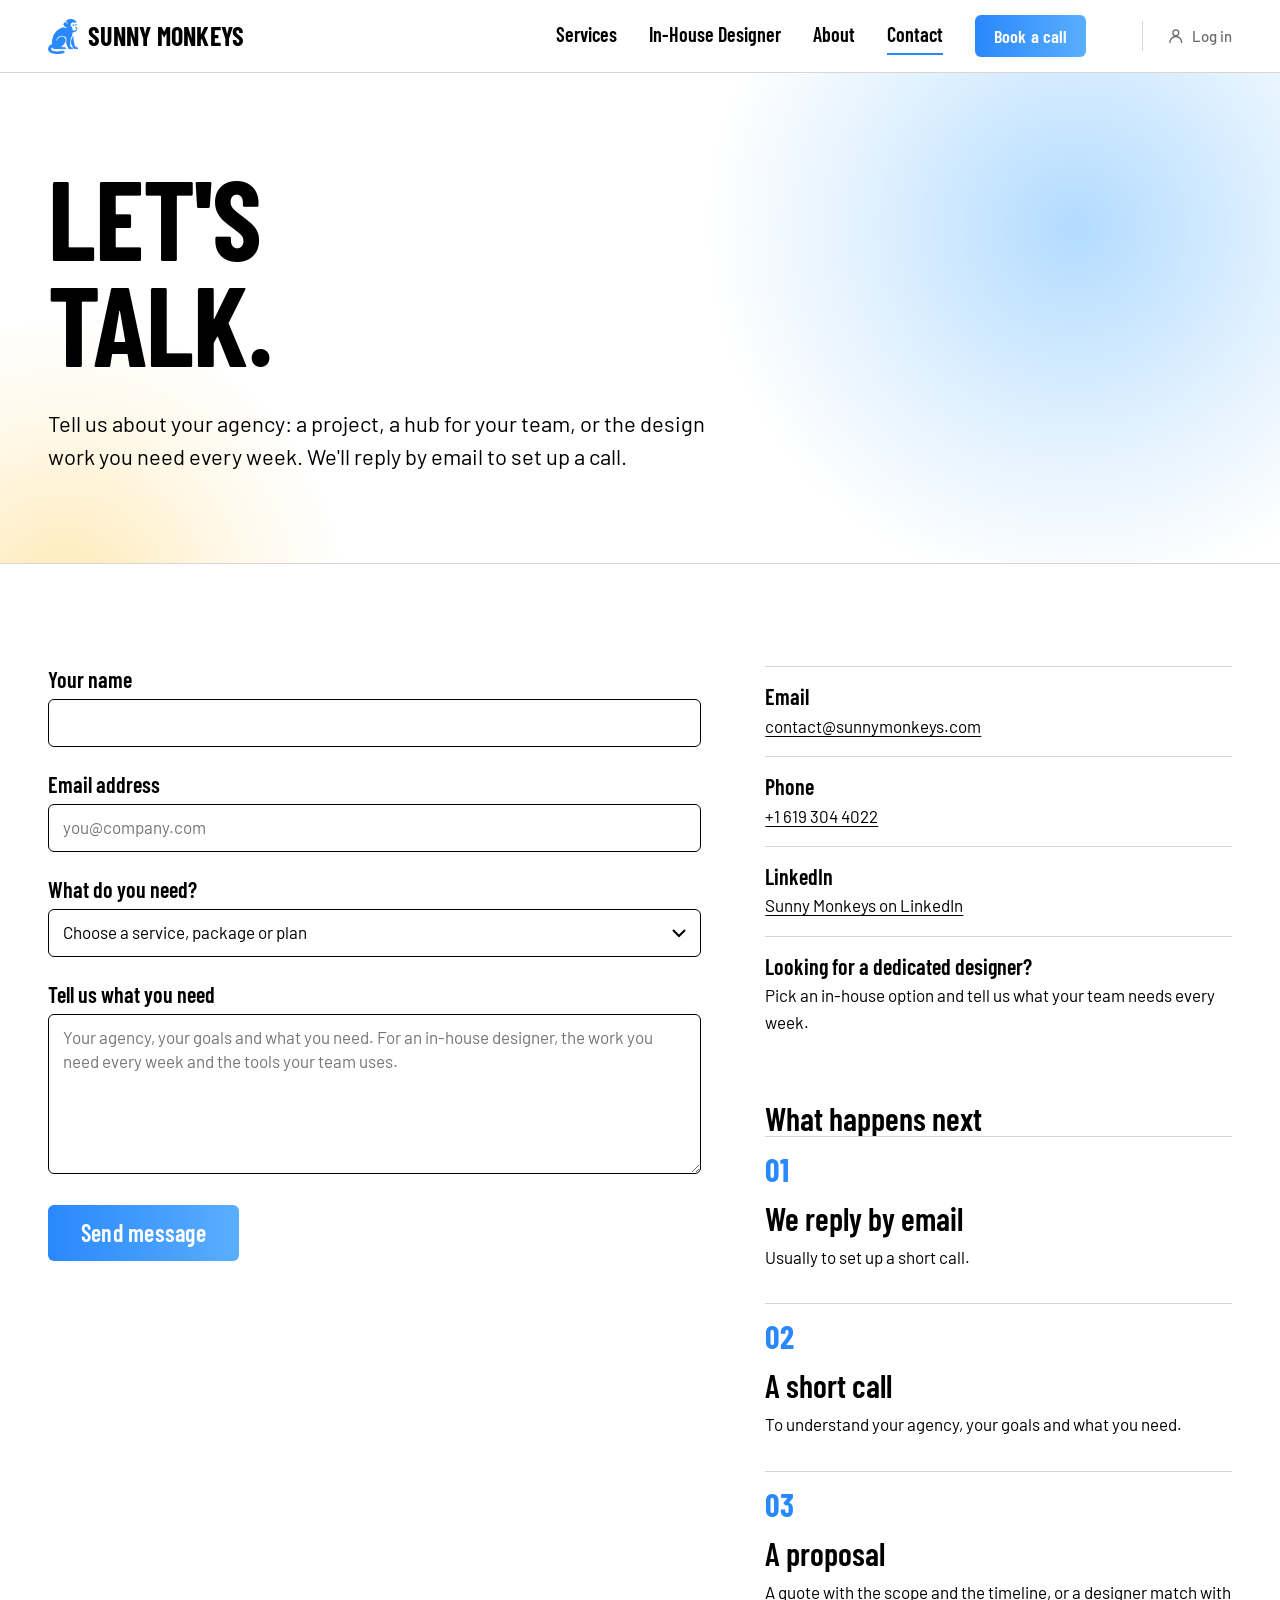
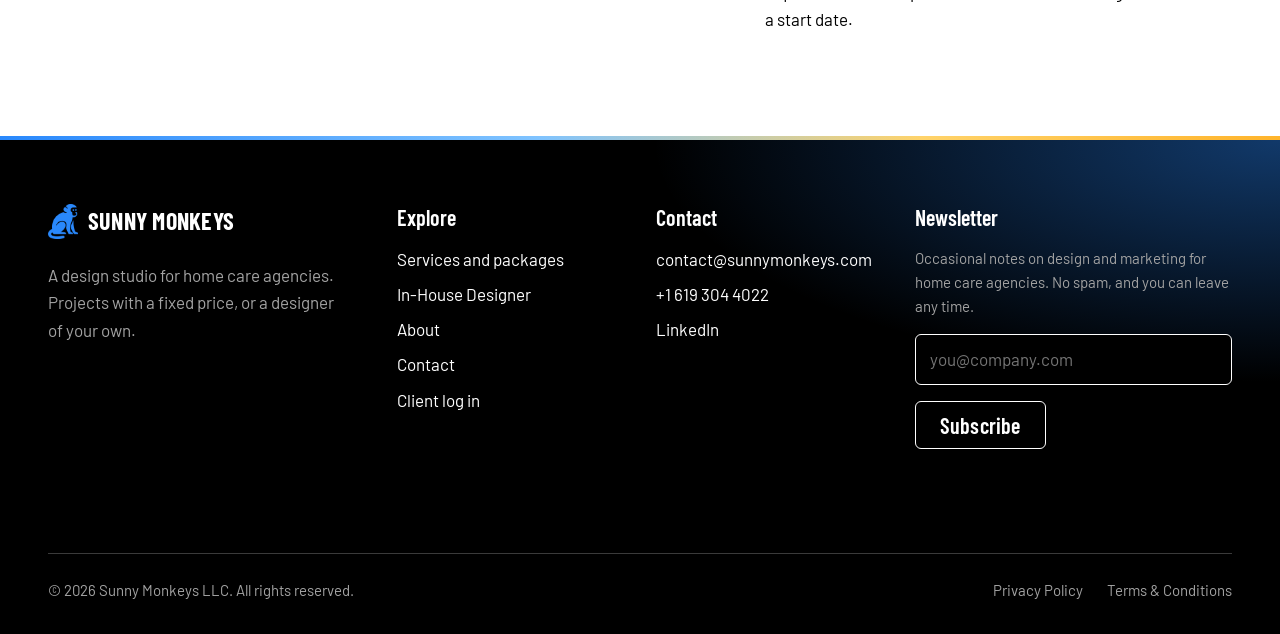
<file: contact.html>
<!DOCTYPE html>
<html lang="en">
<head>
    <meta charset="UTF-8">
    <meta name="viewport" content="width=device-width, initial-scale=1.0">
    <title>Start a Project or Hire a Designer | Contact Sunny Monkeys</title>
    <meta name="description" content="Tell us about your home care agency: a brand or website project, a team hub, or the design work your team needs every week.">
    <link rel="canonical" href="https://sunnymonkeys.com/contact">
    <link rel="icon" type="image/png" href="/assets/images/fav.png">
    <meta name="theme-color" content="#ffffff">
    <meta property="og:type" content="website">
    <meta property="og:site_name" content="Sunny Monkeys">
    <meta property="og:title" content="Start a Project or Hire a Designer | Contact Sunny Monkeys">
    <meta property="og:description" content="Tell us about your home care agency: a brand or website project, a team hub, or the design work your team needs every week.">
    <meta property="og:url" content="https://sunnymonkeys.com/contact">
    <meta property="og:image" content="https://sunnymonkeys.com/assets/images/og-sunny-monkeys.png">
    <meta property="og:image:width" content="1200">
    <meta property="og:image:height" content="630">
    <meta name="twitter:card" content="summary_large_image">
    <link rel="preconnect" href="https://fonts.googleapis.com">
    <link rel="preconnect" href="https://fonts.gstatic.com" crossorigin>
    <link href="https://fonts.googleapis.com/css2?family=Barlow+Condensed:wght@600;700&family=Barlow:ital,wght@0,400;0,500;1,400&display=swap" rel="stylesheet">
    <link rel="stylesheet" href="/assets/css/sm.css?v=6">
</head>
<body>
<a class="skip" href="#main">Skip to content</a>
<svg width="0" height="0" aria-hidden="true" focusable="false" style="position:absolute"><defs><linearGradient id="sm-grad" x1="0" y1="0" x2="1" y2="1"><stop offset="0" stop-color="#2988fc"/><stop offset="1" stop-color="#7fc3ff"/></linearGradient></defs></svg>
<header class="site-header">
    <div class="wrap">
        <a class="brand" href="/" aria-label="Sunny Monkeys, home"><span class="mark" aria-hidden="true"></span><span>Sunny Monkeys</span></a>
        <button class="nav-toggle" type="button" aria-expanded="false" aria-controls="site-nav" aria-label="Open menu"><span></span><span></span><span></span></button>
        <nav class="site-nav" id="site-nav" aria-label="Main">
            <ul>
                <li style="--i:0"><a href="/services">Services</a></li>
                <li style="--i:1"><a href="/in-house-designer">In-House Designer</a></li>
                <li style="--i:2"><a href="/about">About</a></li>
                <li style="--i:3"><a href="/contact" aria-current="page">Contact</a></li>
            </ul>
            <div class="nav-actions" style="--i:4">
                <a class="btn btn-primary" href="/contact">Book a call</a>
                <a class="login-mobile" href="/login">Client log in</a>
            </div>
        </nav>
        <a class="nav-login" href="/login"><svg viewBox="0 0 24 24" aria-hidden="true"><circle cx="12" cy="8" r="4"/><path d="M4 21a8 8 0 0 1 16 0"/></svg>Log in</a>
    </div>
</header>
<main id="main">

    <section class="hero hero-simple">
        <div class="wrap">
            <h1><span class="line">Let's</span><span class="line">talk.</span></h1>
            <p class="lead hero-rise">Tell us about your agency: a project, a hub for your team, or the design work you need every week. We'll reply by email to set up a call.</p>
        </div>
    </section>

    <section class="section rule-top">
        <div class="wrap grid-2 sidebar">
            <form class="form" id="contact-form" action="/portal/inquiry.php" method="post" novalidate data-reveal>
                <input class="trap" type="text" name="website" tabindex="-1" autocomplete="off" aria-hidden="true">
                <div class="field">
                    <label for="cf-name">Your name</label>
                    <input id="cf-name" type="text" name="name" required autocomplete="name" maxlength="120">
                </div>
                <div class="field">
                    <label for="cf-email">Email address</label>
                    <input id="cf-email" type="email" name="email" required autocomplete="email" placeholder="you@company.com">
                </div>
                <div class="field">
                    <label for="cf-service">What do you need?</label>
                    <select id="cf-service" name="service" required>
                        <option value="">Choose a service, package or plan</option>
                        <optgroup label="Projects">
                            <option value="brand-identity">Brand identity</option>
                            <option value="web-design">Web design</option>
                            <option value="web-apps">Team hub or custom web app</option>
                            <option value="social-media-design">Social media design</option>
                            <option value="google-ads">Google Ads management</option>
                            <option value="email-design-marketing">Email design and marketing</option>
                        </optgroup>
                        <optgroup label="Packages">
                            <option value="starter">Starter package ($1,199)</option>
                            <option value="growth">Growth package ($2,399)</option>
                            <option value="premium">Premium package ($4,499)</option>
                        </optgroup>
                        <optgroup label="Care plans">
                            <option value="care">Care ($149 a month)</option>
                            <option value="care-plus">Care Plus ($299 a month)</option>
                            <option value="care-pro">Care Pro ($599 a month)</option>
                        </optgroup>
                        <optgroup label="In-house designer">
                            <option value="in-house-full-time">Full-time designer</option>
                            <option value="in-house-part-time">Part-time designer</option>
                            <option value="in-house">Not sure yet, let's talk</option>
                        </optgroup>
                        <option value="custom">Something else</option>
                    </select>
                </div>
                <div class="field" id="cf-start-group" hidden>
                    <label for="cf-start">When would you like your designer to start?</label>
                    <select id="cf-start" name="start">
                        <option value="">Choose one</option>
                        <option value="asap">As soon as possible</option>
                        <option value="1-2-months">In 1 to 2 months</option>
                        <option value="3-months-plus">In 3 months or later</option>
                        <option value="exploring">Just exploring for now</option>
                    </select>
                </div>
                <div class="field">
                    <label for="cf-message">Tell us what you need</label>
                    <textarea id="cf-message" name="message" required maxlength="5000" placeholder="Your agency, your goals and what you need. For an in-house designer, the work you need every week and the tools your team uses."></textarea>
                </div>
                <div>
                    <button class="btn btn-primary btn-lg" type="submit">Send message</button>
                </div>
                <p class="form-status" role="status" aria-live="polite"></p>
            </form>
            <div data-reveal>
                <ul class="info-list">
                    <li><h4>Email</h4><a href="mailto:contact@sunnymonkeys.com">contact@sunnymonkeys.com</a></li>
                    <li><h4>Phone</h4><a href="tel:+16193044022">+1 619 304 4022</a></li>
                    <li><h4>LinkedIn</h4><a href="https://www.linkedin.com/company/sunny-monkeys/" rel="noopener">Sunny Monkeys on LinkedIn</a></li>
                    <li><h4>Looking for a dedicated designer?</h4><p>Pick an in-house option and tell us what your team needs every week.</p></li>
                </ul>
                <h3 style="margin-top: 3rem">What happens next</h3>
                <ol class="steps" style="--cols:1; --num-size: var(--t-2)" data-reveal="stagger">
            <li><h3>We reply by email</h3><p>Usually to set up a short call.</p></li>
            <li><h3>A short call</h3><p>To understand your agency, your goals and what you need.</p></li>
            <li><h3>A proposal</h3><p>A quote with the scope and the timeline, or a designer match with a start date.</p></li>
        </ol>
            </div>
        </div>
    </section>
</main>
<footer class="site-footer ink">
    <div class="wrap">
        <div class="footer-grid">
            <div>
                <a class="brand" href="/" aria-label="Sunny Monkeys, home"><span class="mark" aria-hidden="true"></span><span>Sunny Monkeys</span></a>
                <p class="tagline">A design studio for home care agencies. Projects with a fixed price, or a designer of your own.</p>
            </div>
            <div>
                <h4>Explore</h4>
                <ul>
                    <li><a href="/services">Services and packages</a></li>
                    <li><a href="/in-house-designer">In-House Designer</a></li>
                    <li><a href="/about">About</a></li>
                    <li><a href="/contact">Contact</a></li>
                    <li><a href="/login">Client log in</a></li>
                </ul>
            </div>
            <div>
                <h4>Contact</h4>
                <ul>
                    <li><a href="mailto:contact@sunnymonkeys.com">contact@sunnymonkeys.com</a></li>
                    <li><a href="tel:+16193044022">+1 619 304 4022</a></li>
                    <li><a href="https://www.linkedin.com/company/sunny-monkeys/" rel="noopener">LinkedIn</a></li>
                </ul>
            </div>
            <div>
                <h4>Newsletter</h4>
                <p class="small muted">Occasional notes on design and marketing for home care agencies. No spam, and you can leave any time.</p>
                <form class="newsletter" id="newsletter-form" action="/portal/inquiry.php" method="post" novalidate style="margin-top: 1rem">
                    <label class="visually-hidden" for="nl-email">Email address</label>
                    <input class="trap" type="text" name="website" tabindex="-1" autocomplete="off" aria-hidden="true">
                    <input id="nl-email" type="email" name="email" placeholder="you@company.com" required autocomplete="email">
                    <button class="btn" type="submit">Subscribe</button>
                    <p class="form-status small" role="status" aria-live="polite" style="flex-basis: 100%"></p>
                </form>
            </div>
        </div>
        <div class="footer-bottom">
            <p>&copy; 2026 Sunny Monkeys LLC. All rights reserved.</p>
            <ul>
                <li><a href="/privacy-policy">Privacy Policy</a></li>
                <li><a href="/terms">Terms &amp; Conditions</a></li>
            </ul>
        </div>
    </div>
</footer>
<script src="/assets/js/sm.js?v=4" defer></script>
</body>
</html>
</file>
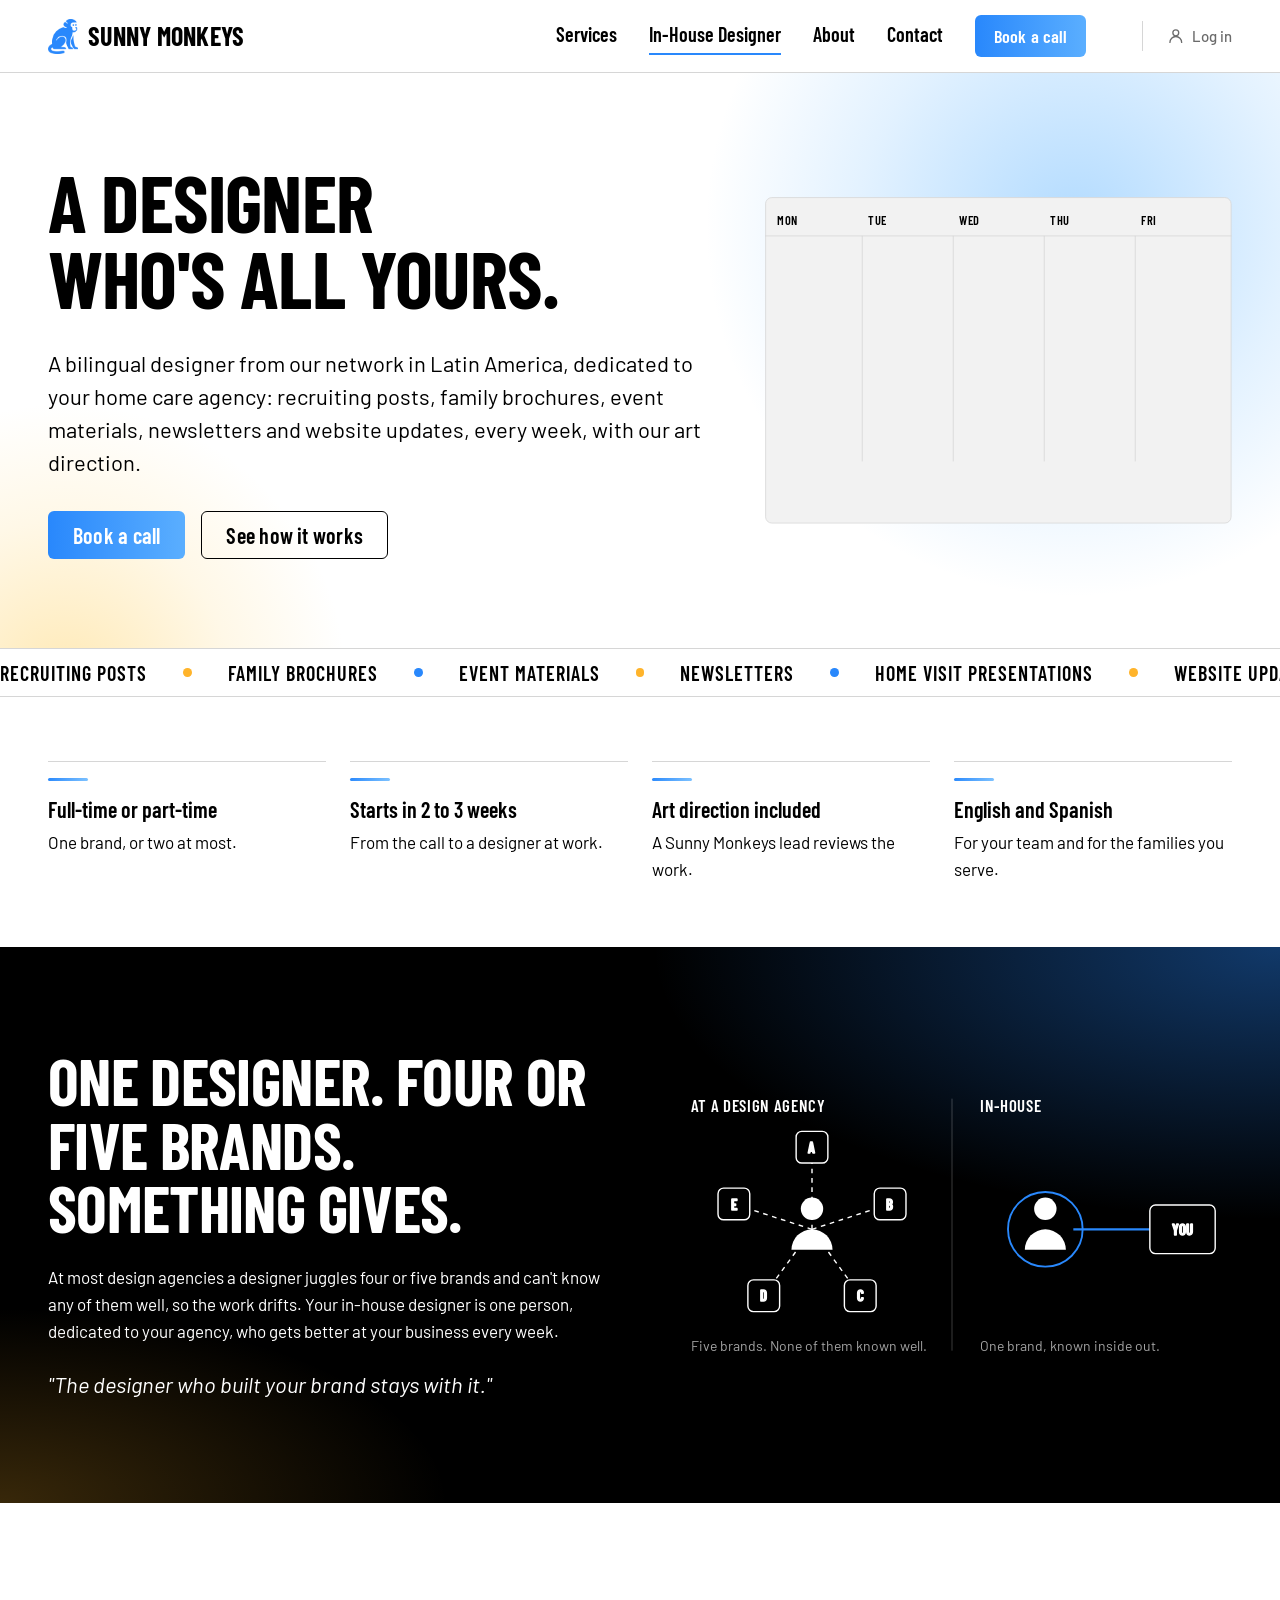
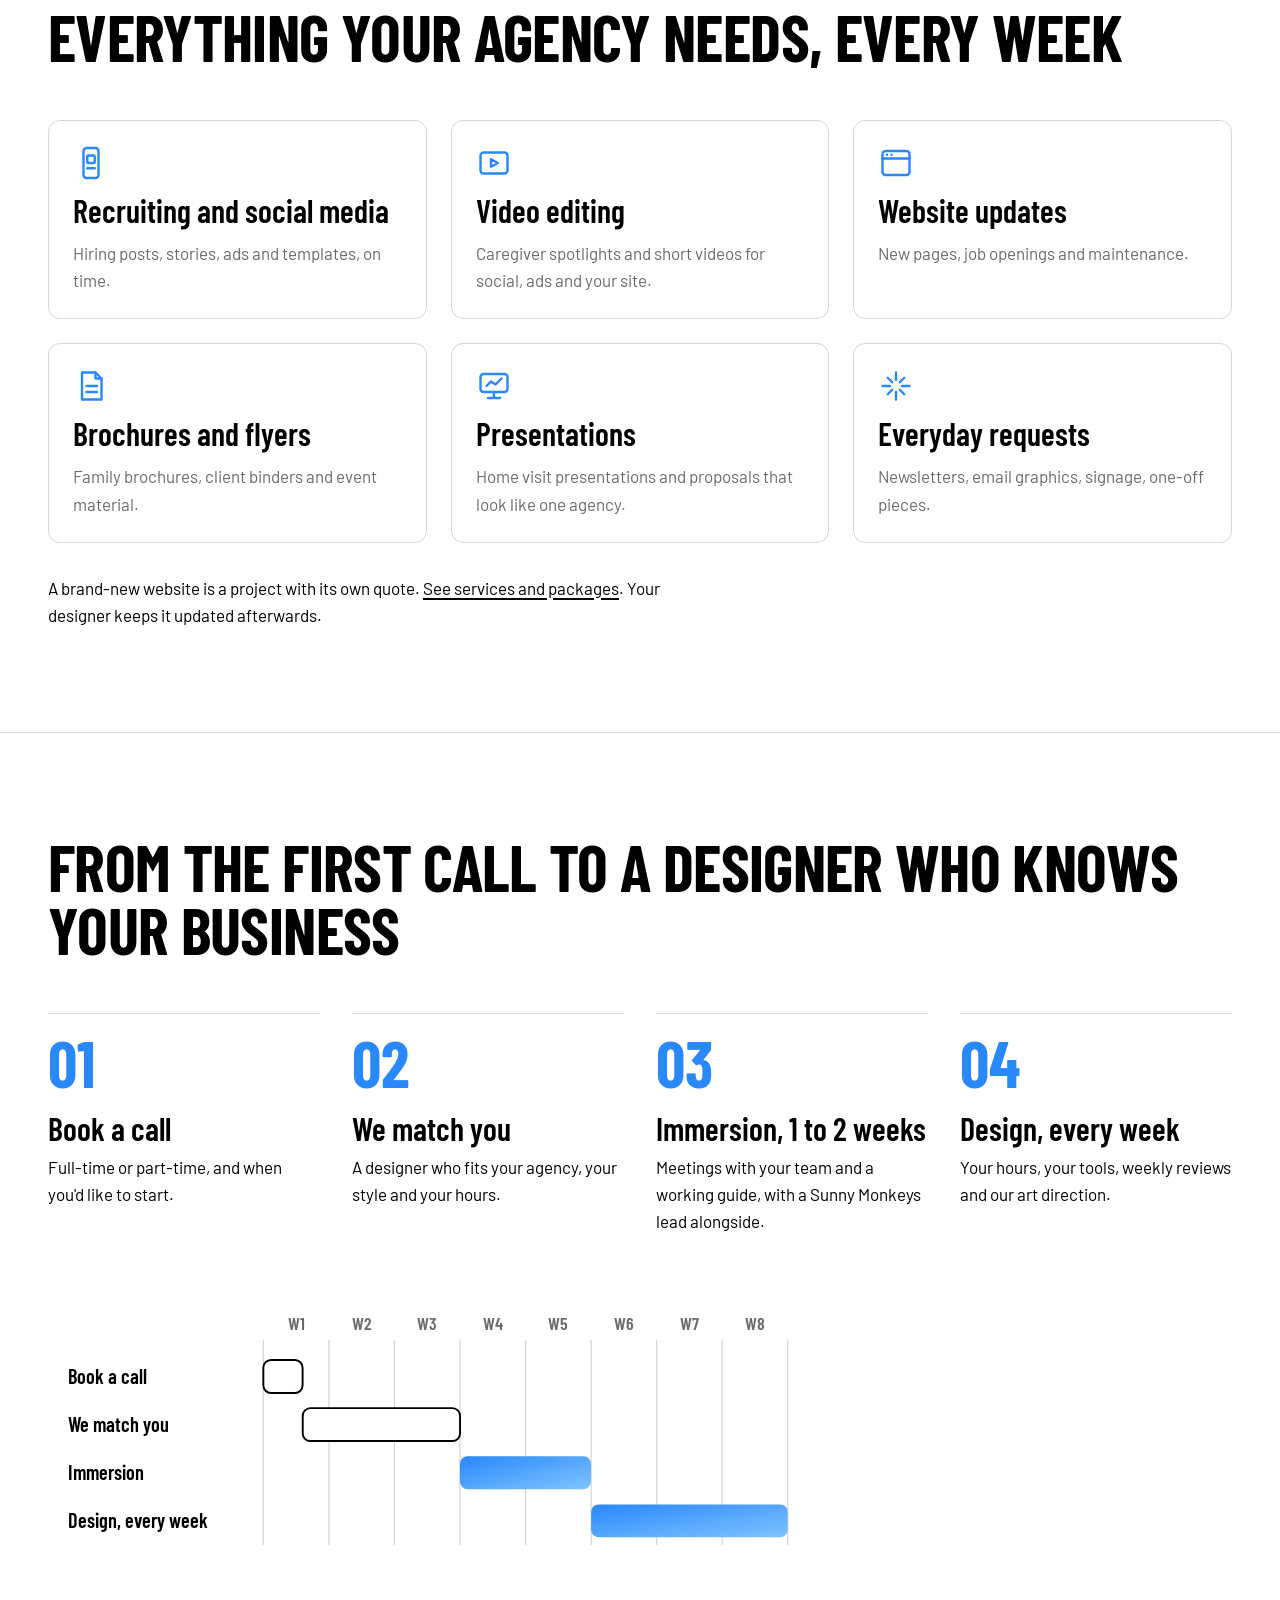
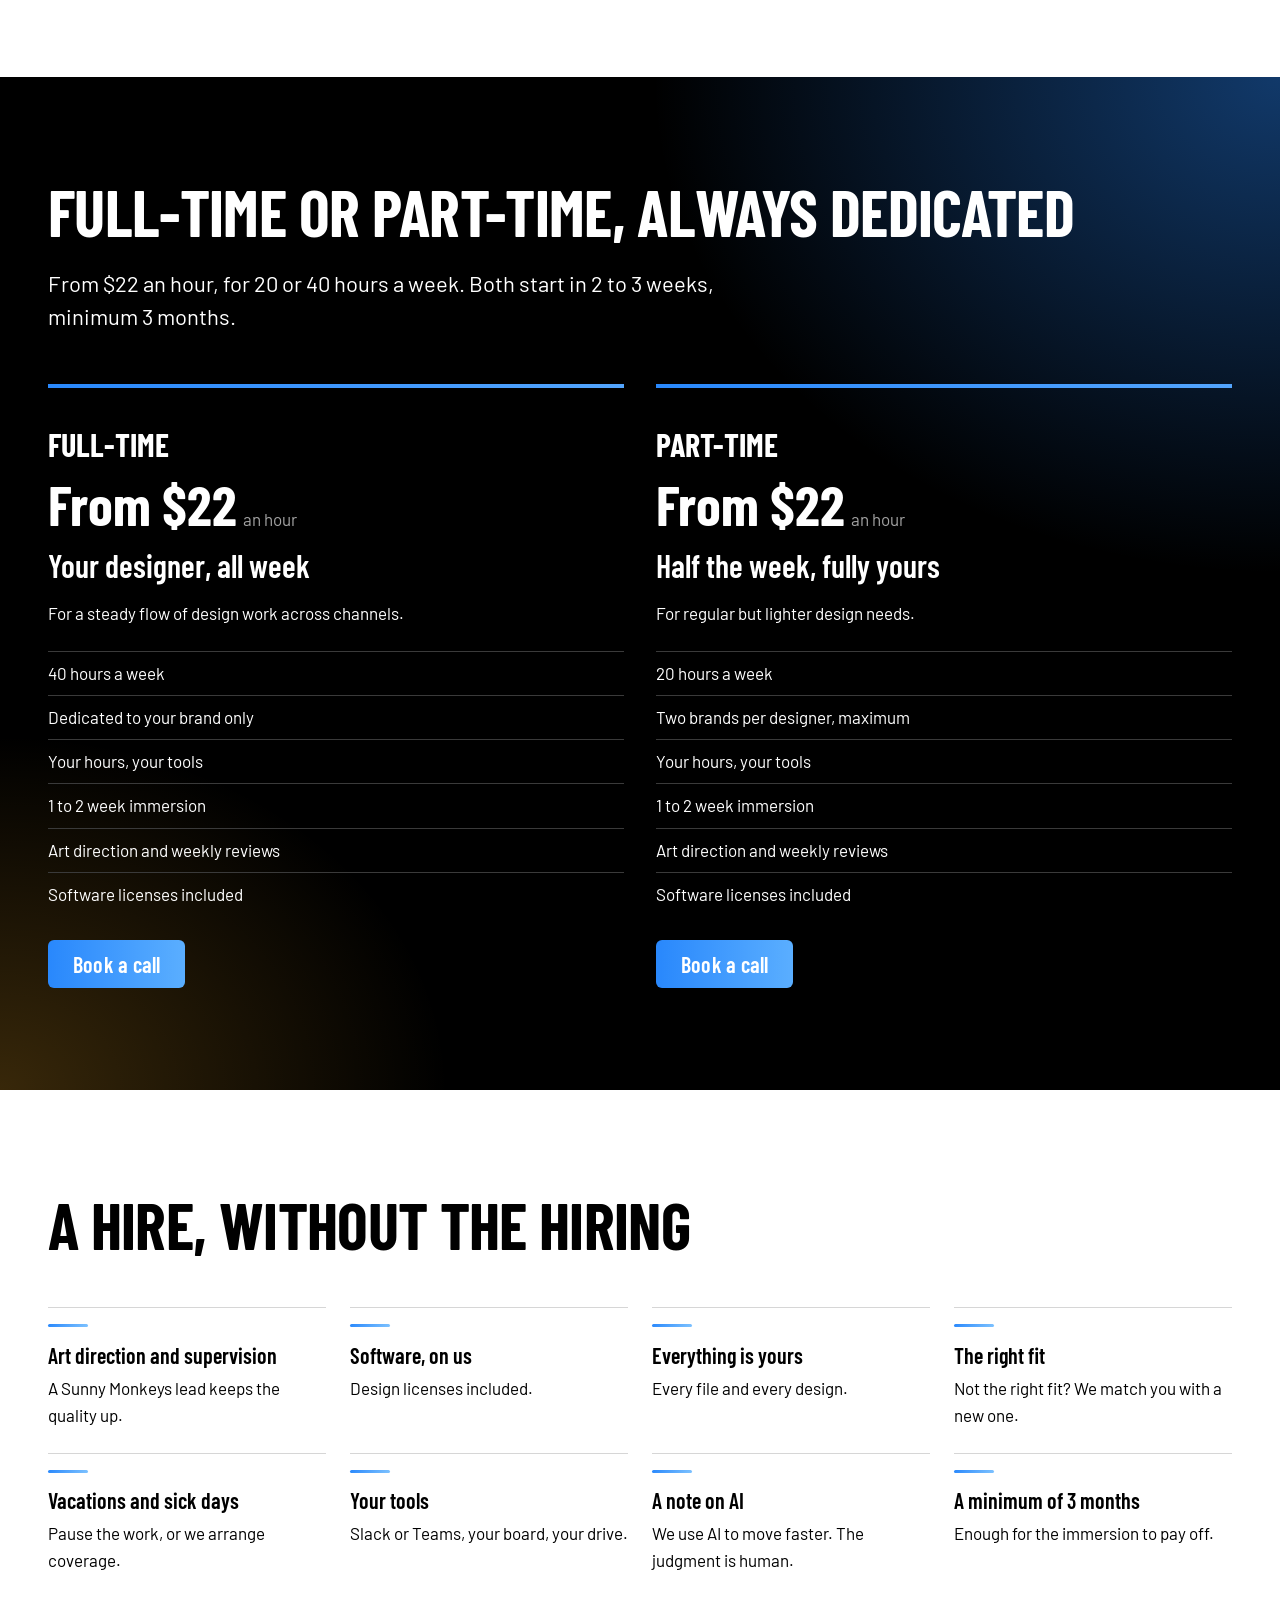
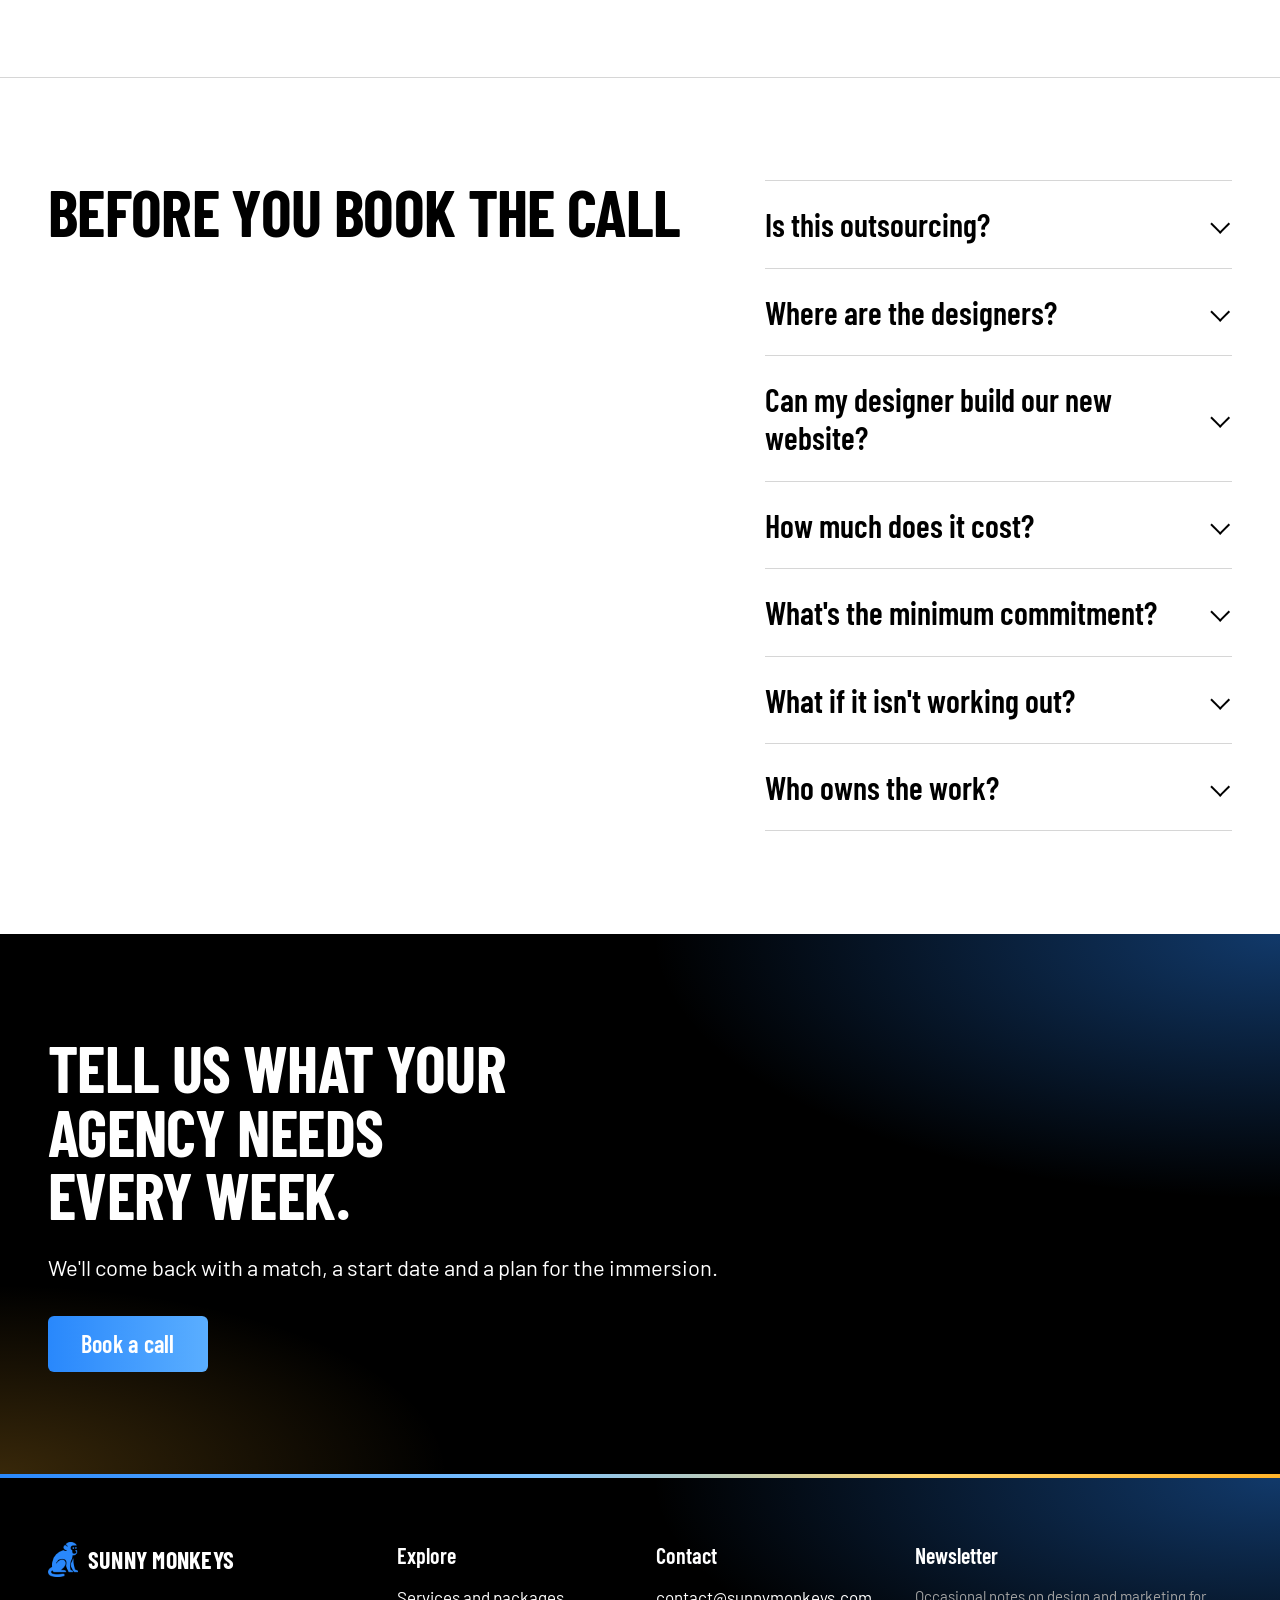
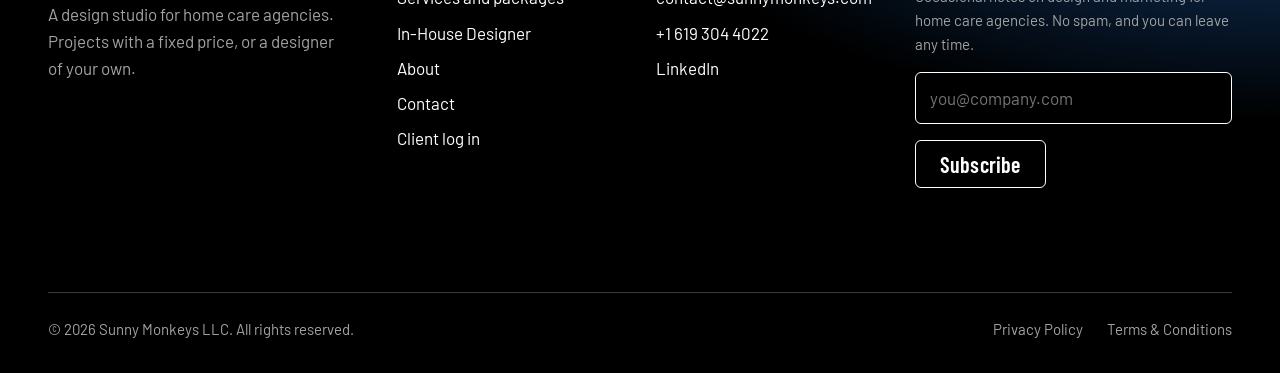
<file: in-house-designer.html>
<!DOCTYPE html>
<html lang="en">
<head>
    <meta charset="UTF-8">
    <meta name="viewport" content="width=device-width, initial-scale=1.0">
    <title>Your In-House Designer for Home Care Agencies | Sunny Monkeys</title>
    <meta name="description" content="A bilingual designer dedicated to your home care agency, full-time or part-time. Recruiting posts, family brochures, event materials and newsletters, every week.">
    <link rel="canonical" href="https://sunnymonkeys.com/in-house-designer">
    <link rel="icon" type="image/png" href="/assets/images/fav.png">
    <meta name="theme-color" content="#ffffff">
    <meta property="og:type" content="website">
    <meta property="og:site_name" content="Sunny Monkeys">
    <meta property="og:title" content="Your In-House Designer for Home Care Agencies | Sunny Monkeys">
    <meta property="og:description" content="A bilingual designer dedicated to your home care agency, full-time or part-time. Recruiting posts, family brochures, event materials and newsletters, every week.">
    <meta property="og:url" content="https://sunnymonkeys.com/in-house-designer">
    <meta property="og:image" content="https://sunnymonkeys.com/assets/images/og-sunny-monkeys.png">
    <meta property="og:image:width" content="1200">
    <meta property="og:image:height" content="630">
    <meta name="twitter:card" content="summary_large_image">
    <link rel="preconnect" href="https://fonts.googleapis.com">
    <link rel="preconnect" href="https://fonts.gstatic.com" crossorigin>
    <link href="https://fonts.googleapis.com/css2?family=Barlow+Condensed:wght@600;700&family=Barlow:ital,wght@0,400;0,500;1,400&display=swap" rel="stylesheet">
    <link rel="stylesheet" href="/assets/css/sm.css?v=6">
    <script type="application/ld+json">
    {
      "@context": "https://schema.org",
      "@graph": [
        {
          "@type": "Service",
          "@id": "https://sunnymonkeys.com/in-house-designer#service",
          "name": "Your In-House Designer",
          "serviceType": "Dedicated remote graphic designer",
          "description": "A bilingual designer dedicated to one home care agency, full-time or part-time, with Sunny Monkeys art direction: recruiting and social media posts, video editing, website updates, family brochures, client binders, presentations, newsletters and event materials.",
          "url": "https://sunnymonkeys.com/in-house-designer",
          "provider": { "@type": "Organization", "name": "Sunny Monkeys", "url": "https://sunnymonkeys.com/" },
          "availableLanguage": ["English", "Spanish"],
          "hasOfferCatalog": {
            "@type": "OfferCatalog",
            "name": "In-house designer plans",
            "itemListElement": [
              { "@type": "Offer", "name": "Full-time in-house designer", "priceSpecification": { "@type": "UnitPriceSpecification", "minPrice": 22, "priceCurrency": "USD", "unitCode": "HUR", "unitText": "hour" }, "url": "https://sunnymonkeys.com/contact?package=in-house-full-time" },
              { "@type": "Offer", "name": "Part-time in-house designer", "priceSpecification": { "@type": "UnitPriceSpecification", "minPrice": 22, "priceCurrency": "USD", "unitCode": "HUR", "unitText": "hour" }, "url": "https://sunnymonkeys.com/contact?package=in-house-part-time" }
            ]
          }
        },
        {
          "@type": "FAQPage",
          "mainEntity": [
            { "@type": "Question", "name": "Is this outsourcing?", "acceptedAnswer": { "@type": "Answer", "text": "Remote, yes. Outsourced, no. Your designer works only for you (two brands at most on part-time), in your hours and your tools, with Sunny Monkeys art direction behind them." } },
            { "@type": "Question", "name": "Where are the designers?", "acceptedAnswer": { "@type": "Answer", "text": "Bilingual designers in Latin America who work on US hours, in English and Spanish." } },
            { "@type": "Question", "name": "Can my designer build our new website?", "acceptedAnswer": { "@type": "Answer", "text": "A full new website is a project with its own scope and quote. Your designer keeps it updated afterwards." } },
            { "@type": "Question", "name": "How much does it cost?", "acceptedAnswer": { "@type": "Answer", "text": "From $22 an hour. Part-time is 20 hours a week and full-time is 40. The exact rate depends on your designer's experience, and you get it on the call, before you commit to anything." } },
            { "@type": "Question", "name": "What's the minimum commitment?", "acceptedAnswer": { "@type": "Answer", "text": "Three months. Enough for the immersion to pay off and for your designer to really know your business." } },
            { "@type": "Question", "name": "What if it isn't working out?", "acceptedAnswer": { "@type": "Answer", "text": "Tell us. If your designer isn't the right fit, we'll match you with a new one." } },
            { "@type": "Question", "name": "Who owns the work?", "acceptedAnswer": { "@type": "Answer", "text": "You do. Every file and every design your designer creates is yours, and software licenses are included." } }
          ]
        }
      ]
    }
    </script>
</head>
<body>
<a class="skip" href="#main">Skip to content</a>
<svg width="0" height="0" aria-hidden="true" focusable="false" style="position:absolute"><defs><linearGradient id="sm-grad" x1="0" y1="0" x2="1" y2="1"><stop offset="0" stop-color="#2988fc"/><stop offset="1" stop-color="#7fc3ff"/></linearGradient></defs></svg>
<header class="site-header">
    <div class="wrap">
        <a class="brand" href="/" aria-label="Sunny Monkeys, home"><span class="mark" aria-hidden="true"></span><span>Sunny Monkeys</span></a>
        <button class="nav-toggle" type="button" aria-expanded="false" aria-controls="site-nav" aria-label="Open menu"><span></span><span></span><span></span></button>
        <nav class="site-nav" id="site-nav" aria-label="Main">
            <ul>
                <li style="--i:0"><a href="/services">Services</a></li>
                <li style="--i:1"><a href="/in-house-designer" aria-current="page">In-House Designer</a></li>
                <li style="--i:2"><a href="/about">About</a></li>
                <li style="--i:3"><a href="/contact">Contact</a></li>
            </ul>
            <div class="nav-actions" style="--i:4">
                <a class="btn btn-primary" href="/contact">Book a call</a>
                <a class="login-mobile" href="/login">Client log in</a>
            </div>
        </nav>
        <a class="nav-login" href="/login"><svg viewBox="0 0 24 24" aria-hidden="true"><circle cx="12" cy="8" r="4"/><path d="M4 21a8 8 0 0 1 16 0"/></svg>Log in</a>
    </div>
</header>
<main id="main">

    <section class="hero">
        <div class="wrap hero-grid">
            <div>
                <h1><span class="line">A designer</span><span class="line">who's all yours.</span></h1>
                <p class="lead hero-rise">A bilingual designer from our network in Latin America, dedicated to your home care agency: recruiting posts, family brochures, event materials, newsletters and website updates, every week, with our art direction.</p>
                <div class="actions hero-rise">
                    <a class="btn btn-primary" href="/contact?package=in-house">Book a call</a>
                    <a class="btn" href="#how">See how it works</a>
                </div>
            </div>
            <div class="hero-rise">
<svg class="board board-d" viewBox="0 0 600 420" role="img" aria-labelledby="ih-board-d-title">
<title id="ih-board-d-title">A week of work from your in-house designer: social posts, a video edit, a landing page, an event flyer and a weekly review.</title>
<rect class="frame" x="0.75" y="0.75" width="598.5" height="418.5" rx="8"/>
<g class="day"><text x="16" y="36">Mon</text><text x="133" y="36">Tue</text><text x="250" y="36">Wed</text><text x="367" y="36">Thu</text><text x="484" y="36">Fri</text></g>
<g class="grid"><line x1="0" y1="50" x2="600" y2="50"/><line x1="125" y1="50" x2="125" y2="340"/><line x1="242" y1="50" x2="242" y2="340"/><line x1="359" y1="50" x2="359" y2="340"/><line x1="476" y1="50" x2="476" y2="340"/></g>
<g class="chip" style="--i:0"><rect x="16" y="66" width="100" height="40" rx="6"/><text x="27" y="91">Hiring post</text></g>
<g class="done" style="--i:0"><circle cx="116" cy="66" r="9"/><path d="M111.5 66 l3.0 3.0 l6.0 -6.0"/></g>
<g class="chip" style="--i:1"><rect x="133" y="66" width="100" height="40" rx="6"/><text x="144" y="91">Reel edit</text></g>
<g class="done" style="--i:1"><circle cx="233" cy="66" r="9"/><path d="M228.5 66 l3.0 3.0 l6.0 -6.0"/></g>
<g class="chip" style="--i:2"><rect x="250" y="66" width="100" height="40" rx="6"/><text x="261" y="91">Careers page</text></g>
<g class="done" style="--i:2"><circle cx="350" cy="66" r="9"/><path d="M345.5 66 l3.0 3.0 l6.0 -6.0"/></g>
<g class="chip" style="--i:3"><rect x="367" y="66" width="100" height="40" rx="6"/><text x="378" y="91">Event flyer</text></g>
<g class="chip" style="--i:4"><rect x="484" y="66" width="100" height="40" rx="6"/><text x="495" y="91">Brochure</text></g>
<g class="chip" style="--i:5"><rect x="16" y="118" width="100" height="40" rx="6"/><text x="27" y="143">Stories</text></g>
<g class="done" style="--i:5"><circle cx="116" cy="118" r="9"/><path d="M111.5 118 l3.0 3.0 l6.0 -6.0"/></g>
<g class="chip" style="--i:6"><rect x="133" y="118" width="100" height="40" rx="6"/><text x="144" y="143">Newsletter</text></g>
<g class="chip" style="--i:7"><rect x="250" y="118" width="100" height="40" rx="6"/><text x="261" y="143">Site update</text></g>
<g class="chip" style="--i:8"><rect x="367" y="118" width="100" height="40" rx="6"/><text x="378" y="143">Ad set</text></g>
<g class="chip" style="--i:9"><rect x="250" y="170" width="100" height="40" rx="6"/><text x="261" y="195">Visit deck</text></g>
<g class="review" style="--i:10"><rect x="16" y="355" width="568" height="40" rx="6"/><text x="44" y="380">Friday: weekly review with your Sunny Monkeys lead</text></g>
</svg>
<svg class="board board-m" viewBox="0 0 360 330" role="img" aria-labelledby="ih-board-m-title">
<title id="ih-board-m-title">A week of work from your in-house designer: social posts, a video edit, a landing page, an event flyer and a weekly review.</title>
<rect class="frame" x="0.75" y="0.75" width="358.5" height="328.5" rx="8"/>
<g class="day"><text x="8" y="26">Mon</text><text x="78" y="26">Tue</text><text x="148" y="26">Wed</text><text x="218" y="26">Thu</text><text x="288" y="26">Fri</text></g>
<g class="grid"><line x1="0" y1="36" x2="360" y2="36"/><line x1="74" y1="36" x2="74" y2="262"/><line x1="144" y1="36" x2="144" y2="262"/><line x1="214" y1="36" x2="214" y2="262"/><line x1="284" y1="36" x2="284" y2="262"/></g>
<g class="chip" style="--i:0"><rect x="8" y="44" width="62" height="30" rx="6"/><text x="16" y="63">Hiring</text></g>
<g class="done" style="--i:0"><circle cx="70" cy="44" r="7"/><path d="M66.5 44 l2.3 2.3 l4.7 -4.7"/></g>
<g class="chip" style="--i:1"><rect x="78" y="44" width="62" height="30" rx="6"/><text x="86" y="63">Reel edit</text></g>
<g class="done" style="--i:1"><circle cx="140" cy="44" r="7"/><path d="M136.5 44 l2.3 2.3 l4.7 -4.7"/></g>
<g class="chip" style="--i:2"><rect x="148" y="44" width="62" height="30" rx="6"/><text x="156" y="63">Careers</text></g>
<g class="done" style="--i:2"><circle cx="210" cy="44" r="7"/><path d="M206.5 44 l2.3 2.3 l4.7 -4.7"/></g>
<g class="chip" style="--i:3"><rect x="218" y="44" width="62" height="30" rx="6"/><text x="226" y="63">Flyer</text></g>
<g class="chip" style="--i:4"><rect x="288" y="44" width="62" height="30" rx="6"/><text x="296" y="63">Brochure</text></g>
<g class="chip" style="--i:5"><rect x="8" y="84" width="62" height="30" rx="6"/><text x="16" y="103">Stories</text></g>
<g class="done" style="--i:5"><circle cx="70" cy="84" r="7"/><path d="M66.5 84 l2.3 2.3 l4.7 -4.7"/></g>
<g class="chip" style="--i:6"><rect x="78" y="84" width="62" height="30" rx="6"/><text x="86" y="103">News</text></g>
<g class="chip" style="--i:7"><rect x="148" y="84" width="62" height="30" rx="6"/><text x="156" y="103">Site fix</text></g>
<g class="chip" style="--i:8"><rect x="218" y="84" width="62" height="30" rx="6"/><text x="226" y="103">Ad set</text></g>
<g class="chip" style="--i:9"><rect x="148" y="124" width="62" height="30" rx="6"/><text x="156" y="143">Deck</text></g>
<g class="review" style="--i:10"><rect x="8" y="276" width="344" height="30" rx="6"/><text x="26" y="297">Fri: weekly review with your lead</text></g>
</svg>
            </div>
        </div>
    </section>

    <div class="marquee" aria-label="What your designer takes care of"><div class="marquee-track"><div class="marquee-group"><span>Recruiting posts<i aria-hidden="true"></i></span><span>Family brochures<i aria-hidden="true"></i></span><span>Event materials<i aria-hidden="true"></i></span><span>Newsletters<i aria-hidden="true"></i></span><span>Home visit presentations<i aria-hidden="true"></i></span><span>Website updates<i aria-hidden="true"></i></span><span>Video editing<i aria-hidden="true"></i></span><span>Everyday requests<i aria-hidden="true"></i></span></div><div class="marquee-group" aria-hidden="true"><span>Recruiting posts<i aria-hidden="true"></i></span><span>Family brochures<i aria-hidden="true"></i></span><span>Event materials<i aria-hidden="true"></i></span><span>Newsletters<i aria-hidden="true"></i></span><span>Home visit presentations<i aria-hidden="true"></i></span><span>Website updates<i aria-hidden="true"></i></span><span>Video editing<i aria-hidden="true"></i></span><span>Everyday requests<i aria-hidden="true"></i></span></div><div class="marquee-group" aria-hidden="true"><span>Recruiting posts<i aria-hidden="true"></i></span><span>Family brochures<i aria-hidden="true"></i></span><span>Event materials<i aria-hidden="true"></i></span><span>Newsletters<i aria-hidden="true"></i></span><span>Home visit presentations<i aria-hidden="true"></i></span><span>Website updates<i aria-hidden="true"></i></span><span>Video editing<i aria-hidden="true"></i></span><span>Everyday requests<i aria-hidden="true"></i></span></div><div class="marquee-group" aria-hidden="true"><span>Recruiting posts<i aria-hidden="true"></i></span><span>Family brochures<i aria-hidden="true"></i></span><span>Event materials<i aria-hidden="true"></i></span><span>Newsletters<i aria-hidden="true"></i></span><span>Home visit presentations<i aria-hidden="true"></i></span><span>Website updates<i aria-hidden="true"></i></span><span>Video editing<i aria-hidden="true"></i></span><span>Everyday requests<i aria-hidden="true"></i></span></div></div></div>

    <section class="section-tight">
        <div class="wrap">
            <ul class="facts" style="--cols:4" data-reveal="stagger">
            <li><h4>Full-time or part-time</h4><p>One brand, or two at most.</p></li>
            <li><h4>Starts in 2 to 3 weeks</h4><p>From the call to a designer at work.</p></li>
            <li><h4>Art direction included</h4><p>A Sunny Monkeys lead reviews the work.</p></li>
            <li><h4>English and Spanish</h4><p>For your team and for the families you serve.</p></li>
        </ul>
        </div>
    </section>

    <section class="section ink">
        <div class="wrap grid-2">
            <div data-reveal>
                <h2>One designer. Four or five brands. Something gives.</h2>
                <div class="stack prose" style="margin-top: 1.5rem">
                    <p>At most design agencies a designer juggles four or five brands and can't know any of them well, so the work drifts. Your in-house designer is one person, dedicated to your agency, who gets better at your business every week.</p>
                    <p class="quote">"The designer who built your brand stays with it."</p>
                </div>
            </div>
            <div data-reveal>
<svg class="diagram diagram-d" viewBox="0 0 600 310" role="img" aria-labelledby="juggle-d-title">
<title id="juggle-d-title">At an agency one designer juggles five brands. In-house, one designer works for one brand.</title>
<text class="label" x="20" y="34">At a design agency</text>
<text class="label" x="330" y="34">In-house</text>
<line class="tick" x1="300" y1="20" x2="300" y2="290" stroke="currentColor" stroke-opacity="0.25"/>
<g class="orbit" style="--ox:150px;--oy:160px"><line class="line" x1="150" y1="160" x2="150.0" y2="72.0"/><g class="brand"><rect x="133.0" y="55.0" width="34" height="34" rx="6"/><text x="150.0" y="78.0" text-anchor="middle">A</text></g></g>
<g class="orbit" style="--ox:150px;--oy:160px"><line class="line" x1="150" y1="160" x2="233.7" y2="132.8"/><g class="brand"><rect x="216.7" y="115.8" width="34" height="34" rx="6"/><text x="233.7" y="138.8" text-anchor="middle">B</text></g></g>
<g class="orbit" style="--ox:150px;--oy:160px"><line class="line" x1="150" y1="160" x2="201.7" y2="231.2"/><g class="brand"><rect x="184.7" y="214.2" width="34" height="34" rx="6"/><text x="201.7" y="237.2" text-anchor="middle">C</text></g></g>
<g class="orbit" style="--ox:150px;--oy:160px"><line class="line" x1="150" y1="160" x2="98.3" y2="231.2"/><g class="brand"><rect x="81.3" y="214.2" width="34" height="34" rx="6"/><text x="98.3" y="237.2" text-anchor="middle">D</text></g></g>
<g class="orbit" style="--ox:150px;--oy:160px"><line class="line" x1="150" y1="160" x2="66.3" y2="132.8"/><g class="brand"><rect x="49.3" y="115.8" width="34" height="34" rx="6"/><text x="66.3" y="138.8" text-anchor="middle">E</text></g></g>
<circle class="person" cx="150" cy="138.0" r="12.0"/><path class="person" d="M128.0 182.0 a22.0 22.0 0 0 1 44.0 0 z"/>
<text class="note" x="20" y="290">Five brands. None of them known well.</text>
<circle class="pulse" cx="400" cy="160" r="40" style="--ox:400px;--oy:160px"/>
<line class="solid" x1="430" y1="160" x2="512" y2="160"/>
<g class="brand"><rect x="512" y="134" width="70" height="52" rx="6"/><text x="547" y="166" text-anchor="middle">You</text></g>
<circle class="person" cx="400" cy="138.0" r="12.0"/><path class="person" d="M378.0 182.0 a22.0 22.0 0 0 1 44.0 0 z"/>
<text class="note" x="330" y="290">One brand, known inside out.</text>
</svg>
<svg class="diagram diagram-m" viewBox="0 0 300 500" role="img" aria-labelledby="juggle-m-title">
<title id="juggle-m-title">At an agency one designer juggles five brands. In-house, one designer works for one brand.</title>
<text class="label" x="16" y="30">At a design agency</text>
<text class="label" x="16" y="322">In-house</text>
<line class="tick" x1="16" y1="286" x2="284" y2="286" stroke="currentColor" stroke-opacity="0.25"/>
<g class="orbit" style="--ox:150px;--oy:150px"><line class="line" x1="150" y1="150" x2="150.0" y2="74.0"/><g class="brand"><rect x="133.0" y="57.0" width="34" height="34" rx="6"/><text x="150.0" y="80.0" text-anchor="middle">A</text></g></g>
<g class="orbit" style="--ox:150px;--oy:150px"><line class="line" x1="150" y1="150" x2="222.3" y2="126.5"/><g class="brand"><rect x="205.3" y="109.5" width="34" height="34" rx="6"/><text x="222.3" y="132.5" text-anchor="middle">B</text></g></g>
<g class="orbit" style="--ox:150px;--oy:150px"><line class="line" x1="150" y1="150" x2="194.7" y2="211.5"/><g class="brand"><rect x="177.7" y="194.5" width="34" height="34" rx="6"/><text x="194.7" y="217.5" text-anchor="middle">C</text></g></g>
<g class="orbit" style="--ox:150px;--oy:150px"><line class="line" x1="150" y1="150" x2="105.3" y2="211.5"/><g class="brand"><rect x="88.3" y="194.5" width="34" height="34" rx="6"/><text x="105.3" y="217.5" text-anchor="middle">D</text></g></g>
<g class="orbit" style="--ox:150px;--oy:150px"><line class="line" x1="150" y1="150" x2="77.7" y2="126.5"/><g class="brand"><rect x="60.7" y="109.5" width="34" height="34" rx="6"/><text x="77.7" y="132.5" text-anchor="middle">E</text></g></g>
<circle class="person" cx="150" cy="128.0" r="12.0"/><path class="person" d="M128.0 172.0 a22.0 22.0 0 0 1 44.0 0 z"/>
<text class="note" x="16" y="262">Five brands. None of them known well.</text>
<circle class="pulse" cx="92" cy="412" r="40" style="--ox:92px;--oy:412px"/>
<line class="solid" x1="122" y1="412" x2="204" y2="412"/>
<g class="brand"><rect x="204" y="386" width="70" height="52" rx="6"/><text x="239" y="418" text-anchor="middle">You</text></g>
<circle class="person" cx="92" cy="390.0" r="12.0"/><path class="person" d="M70.0 434.0 a22.0 22.0 0 0 1 44.0 0 z"/>
<text class="note" x="16" y="486">One brand, known inside out.</text>
</svg>
            </div>
        </div>
    </section>

    <section class="section">
        <div class="wrap">
            <div class="section-head" data-reveal>
                <h2>Everything your agency needs, every week</h2>
            </div>
            <ul class="tiles" data-reveal="stagger">
            <li class="tile"><span class="icon"><svg viewBox="0 0 24 24" aria-hidden="true"><rect pathLength="1" x="7" y="2" width="10" height="20" rx="2"/><rect pathLength="1" x="9.5" y="7" width="5" height="5" rx="1"/><path pathLength="1" d="M9.5 15.5h5"/></svg></span><h3>Recruiting and social media</h3><p>Hiring posts, stories, ads and templates, on time.</p></li>
            <li class="tile"><span class="icon"><svg viewBox="0 0 24 24" aria-hidden="true"><rect pathLength="1" x="3" y="5" width="18" height="14" rx="2"/><path pathLength="1" d="M10 9.5v5l4.5-2.5z"/></svg></span><h3>Video editing</h3><p>Caregiver spotlights and short videos for social, ads and your site.</p></li>
            <li class="tile"><span class="icon"><svg viewBox="0 0 24 24" aria-hidden="true"><rect pathLength="1" x="3" y="4" width="18" height="16" rx="2"/><path pathLength="1" d="M3 9h18"/><path pathLength="1" d="M6 6.5h.01M9 6.5h.01"/></svg></span><h3>Website updates</h3><p>New pages, job openings and maintenance.</p></li>
            <li class="tile"><span class="icon"><svg viewBox="0 0 24 24" aria-hidden="true"><path pathLength="1" d="M6 3h9l4 4v14H6z"/><path pathLength="1" d="M15 3v4h4"/><path pathLength="1" d="M9 12h7M9 16h7"/></svg></span><h3>Brochures and flyers</h3><p>Family brochures, client binders and event material.</p></li>
            <li class="tile"><span class="icon"><svg viewBox="0 0 24 24" aria-hidden="true"><rect pathLength="1" x="3" y="4" width="18" height="12" rx="2"/><path pathLength="1" d="M12 16v4M8 20h8"/><path pathLength="1" d="M7 12l3-3 3 2 4-4"/></svg></span><h3>Presentations</h3><p>Home visit presentations and proposals that look like one agency.</p></li>
            <li class="tile"><span class="icon"><svg viewBox="0 0 24 24" aria-hidden="true"><path pathLength="1" d="M12 3v5M12 16v5M3 12h5M16 12h5"/><path pathLength="1" d="M6.5 6.5l3 3M14.5 14.5l3 3M17.5 6.5l-3 3M9.5 14.5l-3 3"/></svg></span><h3>Everyday requests</h3><p>Newsletters, email graphics, signage, one-off pieces.</p></li>
        </ul>
            <p class="prose" style="margin-top: 2rem; max-width: 66ch" data-reveal>A brand-new website is a project with its own quote. <a href="/services">See services and packages</a>. Your designer keeps it updated afterwards.</p>
        </div>
    </section>

    <section class="section rule-top" id="how">
        <div class="wrap">
            <div class="section-head" data-reveal>
                <h2>From the first call to a designer who knows your business</h2>
            </div>
            <ol class="steps" style="--cols:4" data-reveal="stagger">
            <li><h3>Book a call</h3><p>Full-time or part-time, and when you'd like to start.</p></li>
            <li><h3>We match you</h3><p>A designer who fits your agency, your style and your hours.</p></li>
            <li><h3>Immersion, 1 to 2 weeks</h3><p>Meetings with your team and a working guide, with a Sunny Monkeys lead alongside.</p></li>
            <li><h3>Design, every week</h3><p>Your hours, your tools, weekly reviews and our art direction.</p></li>
        </ol>
            <div style="margin-top: 3rem; max-width: 760px">
<svg class="diagram timeline diagram-d" viewBox="0 0 600 230" role="img" aria-labelledby="tl-d-title">
<title id="tl-d-title">Timeline: a call, a match within two to three weeks, one to two weeks of immersion, then design every week.</title>
<line class="tick" x1="170.0" y1="44" x2="170.0" y2="206"/>
<text class="week" x="195.9" y="36" text-anchor="middle">W1</text>
<line class="tick" x1="221.8" y1="44" x2="221.8" y2="206"/>
<text class="week" x="247.6" y="36" text-anchor="middle">W2</text>
<line class="tick" x1="273.5" y1="44" x2="273.5" y2="206"/>
<text class="week" x="299.4" y="36" text-anchor="middle">W3</text>
<line class="tick" x1="325.2" y1="44" x2="325.2" y2="206"/>
<text class="week" x="351.1" y="36" text-anchor="middle">W4</text>
<line class="tick" x1="377.0" y1="44" x2="377.0" y2="206"/>
<text class="week" x="402.9" y="36" text-anchor="middle">W5</text>
<line class="tick" x1="428.8" y1="44" x2="428.8" y2="206"/>
<text class="week" x="454.6" y="36" text-anchor="middle">W6</text>
<line class="tick" x1="480.5" y1="44" x2="480.5" y2="206"/>
<text class="week" x="506.4" y="36" text-anchor="middle">W7</text>
<line class="tick" x1="532.2" y1="44" x2="532.2" y2="206"/>
<text class="week" x="558.1" y="36" text-anchor="middle">W8</text>
<line class="tick" x1="584.0" y1="44" x2="584.0" y2="206"/>
<text x="16" y="79">Book a call</text>
<rect class="bar outline" style="--i:0" x="170.0" y="60" width="31.0" height="26" rx="6"/>
<text x="16" y="117">We match you</text>
<rect class="bar outline" style="--i:1" x="201.1" y="98" width="124.2" height="26" rx="6"/>
<text x="16" y="155">Immersion</text>
<rect class="bar fill" style="--i:2" x="325.2" y="136" width="103.5" height="26" rx="6"/>
<text x="16" y="193">Design, every week</text>
<rect class="bar fill" style="--i:3" x="428.8" y="174" width="155.2" height="26" rx="6"/>
</svg>
<svg class="diagram timeline diagram-m" viewBox="0 0 360 300" role="img" aria-labelledby="tl-m-title">
<title id="tl-m-title">Timeline: a call, a match within two to three weeks, one to two weeks of immersion, then design every week.</title>
<line class="tick" x1="10.0" y1="38" x2="10.0" y2="262"/>
<text class="week" x="31.2" y="30" text-anchor="middle">W1</text>
<line class="tick" x1="52.5" y1="38" x2="52.5" y2="262"/>
<text class="week" x="73.8" y="30" text-anchor="middle">W2</text>
<line class="tick" x1="95.0" y1="38" x2="95.0" y2="262"/>
<text class="week" x="116.2" y="30" text-anchor="middle">W3</text>
<line class="tick" x1="137.5" y1="38" x2="137.5" y2="262"/>
<text class="week" x="158.8" y="30" text-anchor="middle">W4</text>
<line class="tick" x1="180.0" y1="38" x2="180.0" y2="262"/>
<text class="week" x="201.2" y="30" text-anchor="middle">W5</text>
<line class="tick" x1="222.5" y1="38" x2="222.5" y2="262"/>
<text class="week" x="243.8" y="30" text-anchor="middle">W6</text>
<line class="tick" x1="265.0" y1="38" x2="265.0" y2="262"/>
<text class="week" x="286.2" y="30" text-anchor="middle">W7</text>
<line class="tick" x1="307.5" y1="38" x2="307.5" y2="262"/>
<text class="week" x="328.8" y="30" text-anchor="middle">W8</text>
<line class="tick" x1="350.0" y1="38" x2="350.0" y2="262"/>
<text x="10" y="68">Book a call</text>
<rect class="bar outline" style="--i:0" x="10.0" y="76" width="25.5" height="22" rx="6"/>
<text x="10" y="128">We match you</text>
<rect class="bar outline" style="--i:1" x="35.5" y="136" width="102.0" height="22" rx="6"/>
<text x="10" y="188">Immersion</text>
<rect class="bar fill" style="--i:2" x="137.5" y="196" width="85.0" height="22" rx="6"/>
<text x="10" y="248">Design, every week</text>
<rect class="bar fill" style="--i:3" x="222.5" y="256" width="127.5" height="22" rx="6"/>
</svg>
            </div>
        </div>
    </section>

    <section class="section ink">
        <div class="wrap">
            <div class="section-head" data-reveal>
                <h2>Full-time or part-time, always dedicated</h2>
                <p class="lead">From $22 an hour, for 20 or 40 hours a week. Both start in 2 to 3 weeks, minimum 3 months.</p>
            </div>
            <div class="plans" style="--cols:2" data-reveal="stagger">
                <article class="plan">
                    <p class="plan-name">Full-time</p>
                    <p class="price">From $22<small>an hour</small></p>
                    <h3>Your designer, all week</h3>
                    <p>For a steady flow of design work across channels.</p>
                    <ul>
                        <li>40 hours a week</li>
                        <li>Dedicated to your brand only</li>
                        <li>Your hours, your tools</li>
                        <li>1 to 2 week immersion</li>
                        <li>Art direction and weekly reviews</li>
                        <li>Software licenses included</li>
                    </ul>
                    <a class="btn btn-primary" href="/contact?package=in-house-full-time">Book a call</a>
                </article>
                <article class="plan">
                    <p class="plan-name">Part-time</p>
                    <p class="price">From $22<small>an hour</small></p>
                    <h3>Half the week, fully yours</h3>
                    <p>For regular but lighter design needs.</p>
                    <ul>
                        <li>20 hours a week</li>
                        <li>Two brands per designer, maximum</li>
                        <li>Your hours, your tools</li>
                        <li>1 to 2 week immersion</li>
                        <li>Art direction and weekly reviews</li>
                        <li>Software licenses included</li>
                    </ul>
                    <a class="btn btn-primary" href="/contact?package=in-house-part-time">Book a call</a>
                </article>
            </div>
        </div>
    </section>

    <section class="section">
        <div class="wrap">
            <div class="section-head" data-reveal>
                <h2>A hire, without the hiring</h2>
            </div>
            <ul class="facts" style="--cols:4" data-reveal="stagger">
            <li><h4>Art direction and supervision</h4><p>A Sunny Monkeys lead keeps the quality up.</p></li>
            <li><h4>Software, on us</h4><p>Design licenses included.</p></li>
            <li><h4>Everything is yours</h4><p>Every file and every design.</p></li>
            <li><h4>The right fit</h4><p>Not the right fit? We match you with a new one.</p></li>
            <li><h4>Vacations and sick days</h4><p>Pause the work, or we arrange coverage.</p></li>
            <li><h4>Your tools</h4><p>Slack or Teams, your board, your drive.</p></li>
            <li><h4>A note on AI</h4><p>We use AI to move faster. The judgment is human.</p></li>
            <li><h4>A minimum of 3 months</h4><p>Enough for the immersion to pay off.</p></li>
        </ul>
        </div>
    </section>

    <section class="section rule-top">
        <div class="wrap grid-2 sidebar">
            <div data-reveal>
                <h2>Before you book the call</h2>
            </div>
            <ul class="faq" data-reveal>
                <li><details><summary>Is this outsourcing?</summary><div class="answer prose"><p>Remote, yes. Outsourced, no. Your designer works only for you (two brands at most on part-time), in your hours and your tools, with our art direction behind them.</p></div></details></li>
                <li><details><summary>Where are the designers?</summary><div class="answer prose"><p>Bilingual designers in Latin America who work on US hours. Your designer speaks your team's language, in English and Spanish.</p></div></details></li>
                <li><details><summary>Can my designer build our new website?</summary><div class="answer prose"><p>A full new website is a project with its own scope and quote. Your designer keeps it updated afterwards. See our <a href="/services">services and packages</a>.</p></div></details></li>
                <li><details><summary>How much does it cost?</summary><div class="answer prose"><p>From $22 an hour. Part-time is 20 hours a week and full-time is 40. The exact rate depends on your designer's experience, and you get it on the call, before you commit to anything.</p></div></details></li>
                <li><details><summary>What's the minimum commitment?</summary><div class="answer prose"><p>Three months. Enough for the immersion to pay off and for your designer to really know your business.</p></div></details></li>
                <li><details><summary>What if it isn't working out?</summary><div class="answer prose"><p>Tell us. If your designer isn't the right fit, we'll match you with a new one.</p></div></details></li>
                <li><details><summary>Who owns the work?</summary><div class="answer prose"><p>You do. Every file and every design your designer creates is yours, and software licenses are included.</p></div></details></li>
            </ul>
        </div>
    </section>

    <section class="section ink cta">
        <div class="wrap" data-reveal>
            <h2>Tell us what your agency needs every week.</h2>
            <p class="lead">We'll come back with a match, a start date and a plan for the immersion.</p>
            <div class="actions">
                <a class="btn btn-primary btn-lg" href="/contact?package=in-house">Book a call</a>
            </div>
        </div>
    </section>
</main>
<footer class="site-footer ink">
    <div class="wrap">
        <div class="footer-grid">
            <div>
                <a class="brand" href="/" aria-label="Sunny Monkeys, home"><span class="mark" aria-hidden="true"></span><span>Sunny Monkeys</span></a>
                <p class="tagline">A design studio for home care agencies. Projects with a fixed price, or a designer of your own.</p>
            </div>
            <div>
                <h4>Explore</h4>
                <ul>
                    <li><a href="/services">Services and packages</a></li>
                    <li><a href="/in-house-designer">In-House Designer</a></li>
                    <li><a href="/about">About</a></li>
                    <li><a href="/contact">Contact</a></li>
                    <li><a href="/login">Client log in</a></li>
                </ul>
            </div>
            <div>
                <h4>Contact</h4>
                <ul>
                    <li><a href="mailto:contact@sunnymonkeys.com">contact@sunnymonkeys.com</a></li>
                    <li><a href="tel:+16193044022">+1 619 304 4022</a></li>
                    <li><a href="https://www.linkedin.com/company/sunny-monkeys/" rel="noopener">LinkedIn</a></li>
                </ul>
            </div>
            <div>
                <h4>Newsletter</h4>
                <p class="small muted">Occasional notes on design and marketing for home care agencies. No spam, and you can leave any time.</p>
                <form class="newsletter" id="newsletter-form" action="/portal/inquiry.php" method="post" novalidate style="margin-top: 1rem">
                    <label class="visually-hidden" for="nl-email">Email address</label>
                    <input class="trap" type="text" name="website" tabindex="-1" autocomplete="off" aria-hidden="true">
                    <input id="nl-email" type="email" name="email" placeholder="you@company.com" required autocomplete="email">
                    <button class="btn" type="submit">Subscribe</button>
                    <p class="form-status small" role="status" aria-live="polite" style="flex-basis: 100%"></p>
                </form>
            </div>
        </div>
        <div class="footer-bottom">
            <p>&copy; 2026 Sunny Monkeys LLC. All rights reserved.</p>
            <ul>
                <li><a href="/privacy-policy">Privacy Policy</a></li>
                <li><a href="/terms">Terms &amp; Conditions</a></li>
            </ul>
        </div>
    </div>
</footer>
<script src="/assets/js/sm.js?v=4" defer></script>
</body>
</html>
</file>
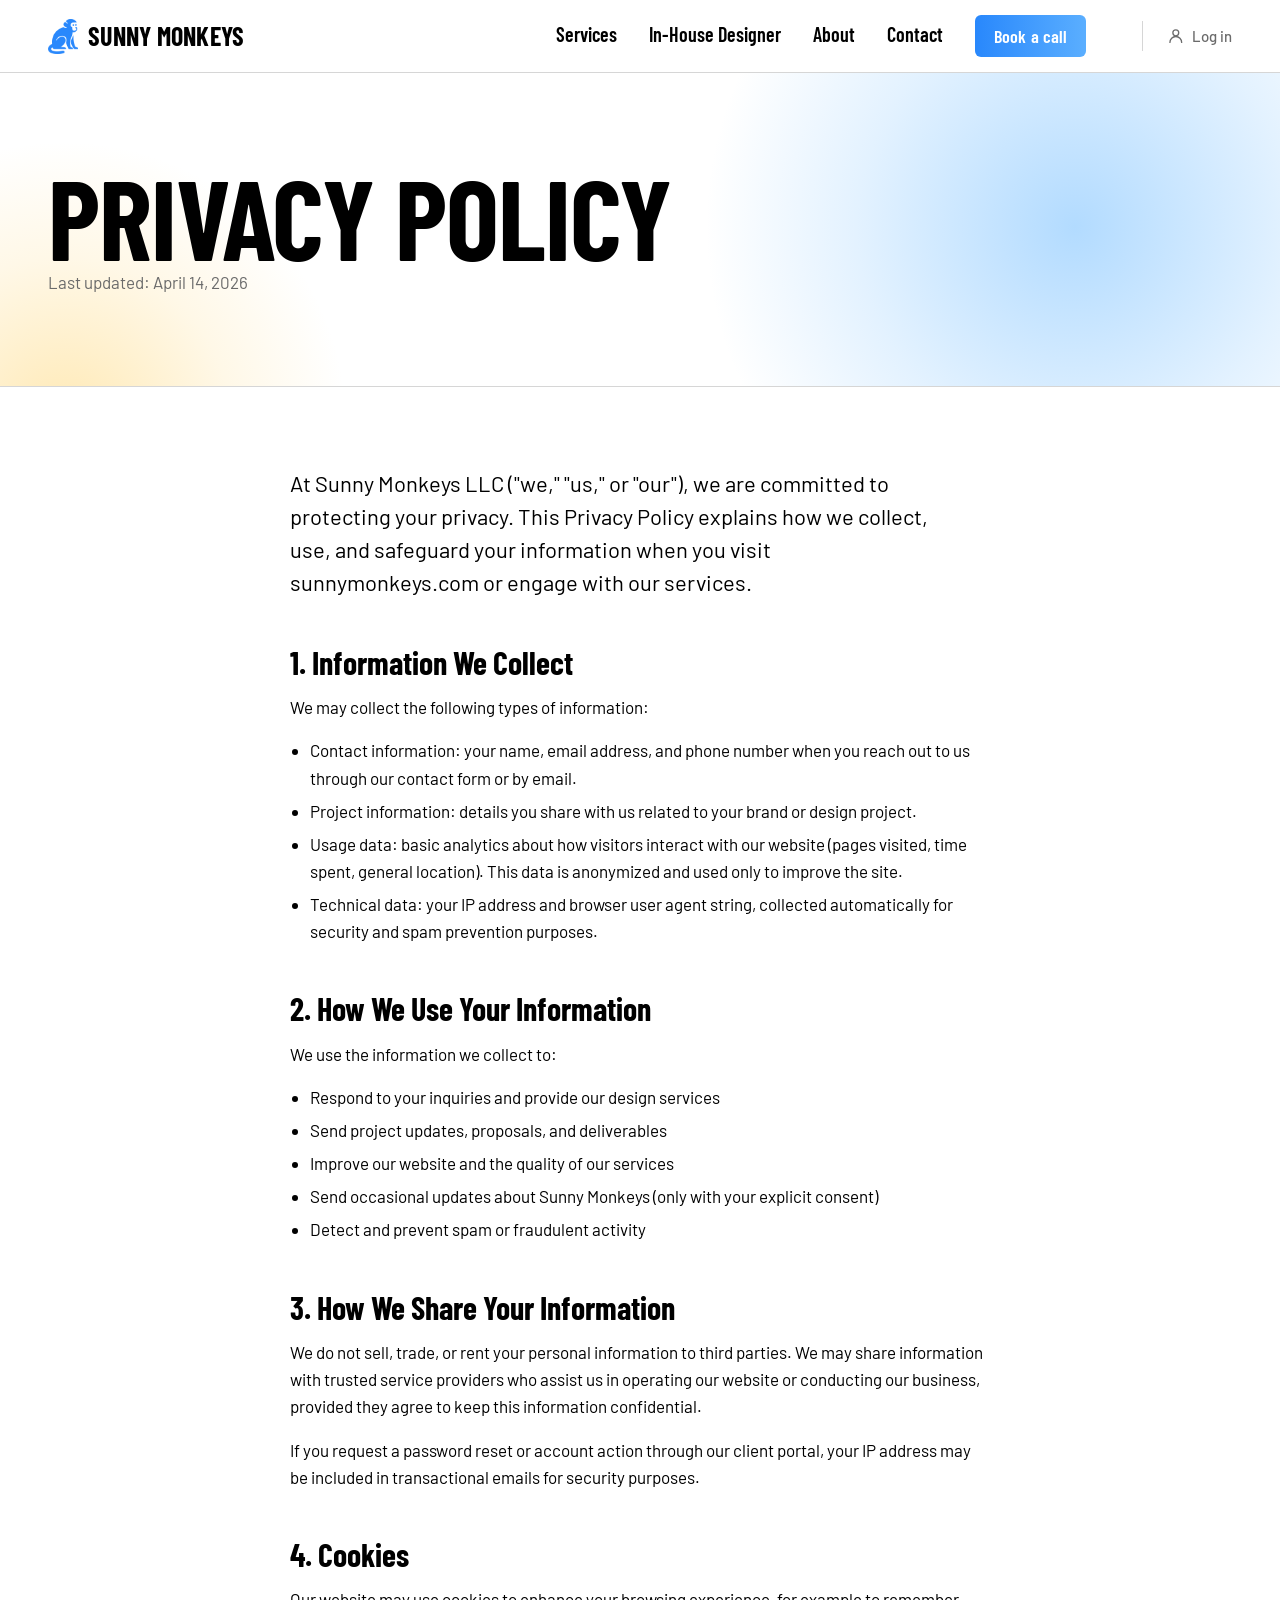
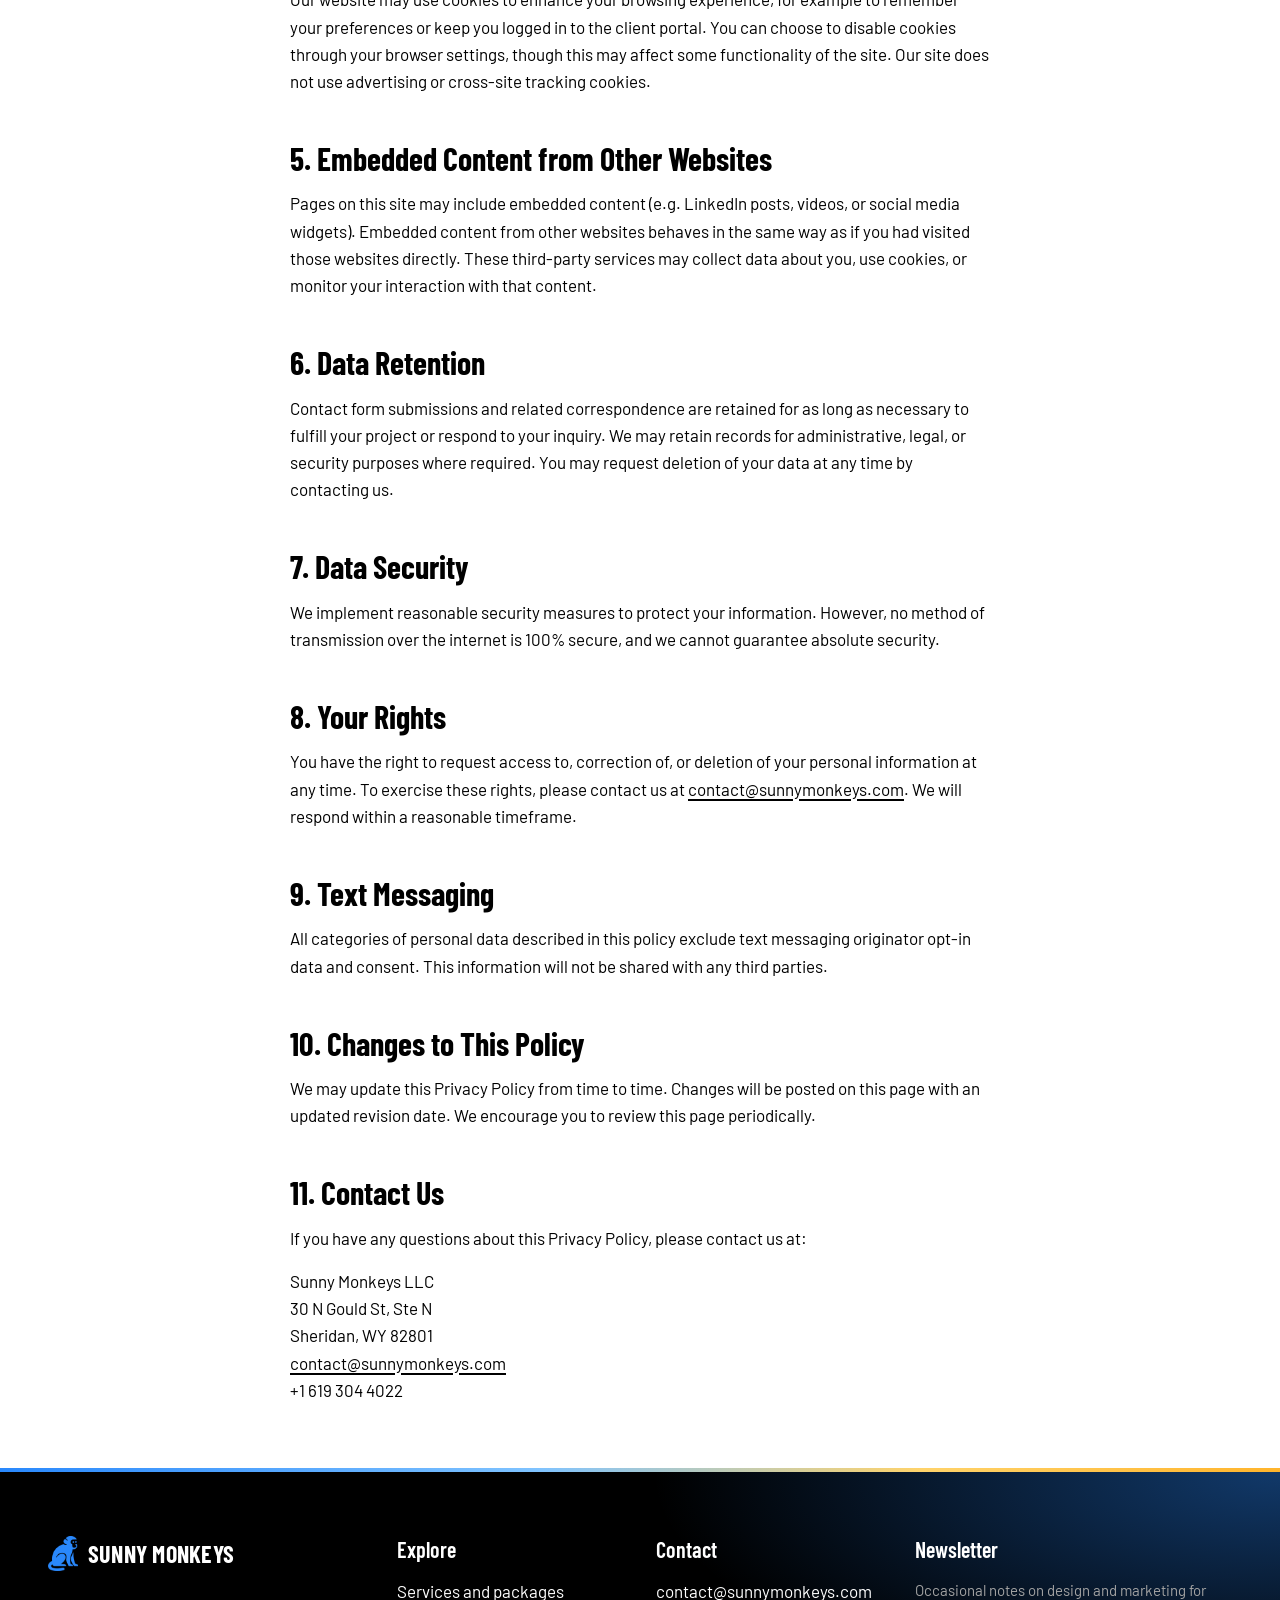
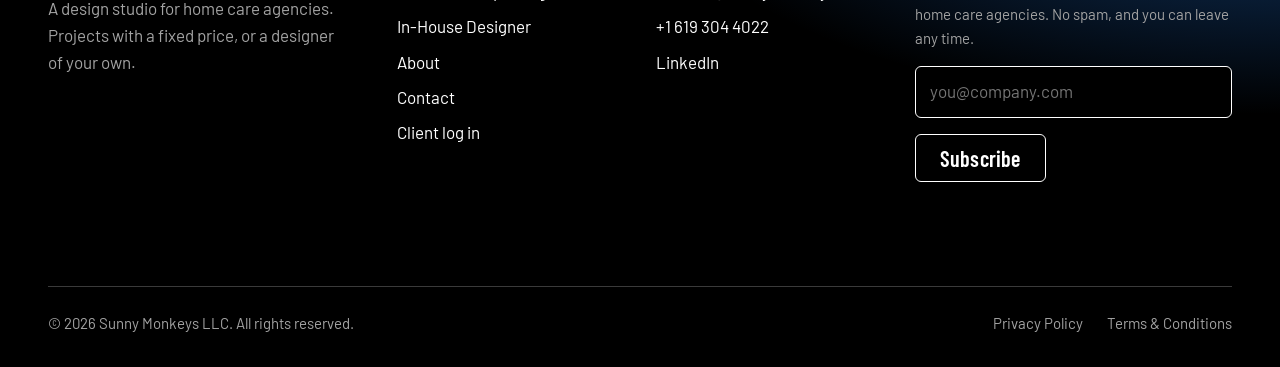
<file: privacy-policy.html>
<!DOCTYPE html>
<html lang="en">
<head>
    <meta charset="UTF-8">
    <meta name="viewport" content="width=device-width, initial-scale=1.0">
    <title>Privacy Policy | Sunny Monkeys LLC</title>
    <meta name="description" content="How Sunny Monkeys LLC collects, uses and protects your information when you visit sunnymonkeys.com or work with us.">
    <link rel="canonical" href="https://sunnymonkeys.com/privacy-policy">
    <link rel="icon" type="image/png" href="/assets/images/fav.png">
    <meta name="theme-color" content="#ffffff">
    <meta property="og:type" content="website">
    <meta property="og:site_name" content="Sunny Monkeys">
    <meta property="og:title" content="Privacy Policy | Sunny Monkeys LLC">
    <meta property="og:description" content="How Sunny Monkeys LLC collects, uses and protects your information when you visit sunnymonkeys.com or work with us.">
    <meta property="og:url" content="https://sunnymonkeys.com/privacy-policy">
    <meta property="og:image" content="https://sunnymonkeys.com/assets/images/og-sunny-monkeys.png">
    <meta property="og:image:width" content="1200">
    <meta property="og:image:height" content="630">
    <meta name="twitter:card" content="summary_large_image">
    <link rel="preconnect" href="https://fonts.googleapis.com">
    <link rel="preconnect" href="https://fonts.gstatic.com" crossorigin>
    <link href="https://fonts.googleapis.com/css2?family=Barlow+Condensed:wght@600;700&family=Barlow:ital,wght@0,400;0,500;1,400&display=swap" rel="stylesheet">
    <link rel="stylesheet" href="/assets/css/sm.css?v=6">
</head>
<body>
<a class="skip" href="#main">Skip to content</a>
<svg width="0" height="0" aria-hidden="true" focusable="false" style="position:absolute"><defs><linearGradient id="sm-grad" x1="0" y1="0" x2="1" y2="1"><stop offset="0" stop-color="#2988fc"/><stop offset="1" stop-color="#7fc3ff"/></linearGradient></defs></svg>
<header class="site-header">
    <div class="wrap">
        <a class="brand" href="/" aria-label="Sunny Monkeys, home"><span class="mark" aria-hidden="true"></span><span>Sunny Monkeys</span></a>
        <button class="nav-toggle" type="button" aria-expanded="false" aria-controls="site-nav" aria-label="Open menu"><span></span><span></span><span></span></button>
        <nav class="site-nav" id="site-nav" aria-label="Main">
            <ul>
                <li style="--i:0"><a href="/services">Services</a></li>
                <li style="--i:1"><a href="/in-house-designer">In-House Designer</a></li>
                <li style="--i:2"><a href="/about">About</a></li>
                <li style="--i:3"><a href="/contact">Contact</a></li>
            </ul>
            <div class="nav-actions" style="--i:4">
                <a class="btn btn-primary" href="/contact">Book a call</a>
                <a class="login-mobile" href="/login">Client log in</a>
            </div>
        </nav>
        <a class="nav-login" href="/login"><svg viewBox="0 0 24 24" aria-hidden="true"><circle cx="12" cy="8" r="4"/><path d="M4 21a8 8 0 0 1 16 0"/></svg>Log in</a>
    </div>
</header>
<main id="main">

    <section class="hero hero-simple">
        <div class="wrap">
            <h1><span class="line">Privacy policy</span></h1>
            <p class="meta hero-rise muted">Last updated: April 14, 2026</p>
        </div>
    </section>
    <section class="section-tight rule-top">
        <div class="wrap article prose">
            <p class="lead">At Sunny Monkeys LLC ("we," "us," or "our"), we are committed to protecting your privacy. This Privacy Policy explains how we collect, use, and safeguard your information when you visit sunnymonkeys.com or engage with our services.</p>
            <h2>1. Information We Collect</h2>
            <p>We may collect the following types of information:</p>
            <ul><li>Contact information: your name, email address, and phone number when you reach out to us through our contact form or by email.</li><li>Project information: details you share with us related to your brand or design project.</li><li>Usage data: basic analytics about how visitors interact with our website (pages visited, time spent, general location). This data is anonymized and used only to improve the site.</li><li>Technical data: your IP address and browser user agent string, collected automatically for security and spam prevention purposes.</li></ul>
            <h2>2. How We Use Your Information</h2>
            <p>We use the information we collect to:</p>
            <ul><li>Respond to your inquiries and provide our design services</li><li>Send project updates, proposals, and deliverables</li><li>Improve our website and the quality of our services</li><li>Send occasional updates about Sunny Monkeys (only with your explicit consent)</li><li>Detect and prevent spam or fraudulent activity</li></ul>
            <h2>3. How We Share Your Information</h2>
            <p>We do not sell, trade, or rent your personal information to third parties. We may share information with trusted service providers who assist us in operating our website or conducting our business, provided they agree to keep this information confidential.</p>
            <p>If you request a password reset or account action through our client portal, your IP address may be included in transactional emails for security purposes.</p>
            <h2>4. Cookies</h2>
            <p>Our website may use cookies to enhance your browsing experience, for example to remember your preferences or keep you logged in to the client portal. You can choose to disable cookies through your browser settings, though this may affect some functionality of the site. Our site does not use advertising or cross-site tracking cookies.</p>
            <h2>5. Embedded Content from Other Websites</h2>
            <p>Pages on this site may include embedded content (e.g. LinkedIn posts, videos, or social media widgets). Embedded content from other websites behaves in the same way as if you had visited those websites directly. These third-party services may collect data about you, use cookies, or monitor your interaction with that content.</p>
            <h2>6. Data Retention</h2>
            <p>Contact form submissions and related correspondence are retained for as long as necessary to fulfill your project or respond to your inquiry. We may retain records for administrative, legal, or security purposes where required. You may request deletion of your data at any time by contacting us.</p>
            <h2>7. Data Security</h2>
            <p>We implement reasonable security measures to protect your information. However, no method of transmission over the internet is 100% secure, and we cannot guarantee absolute security.</p>
            <h2>8. Your Rights</h2>
            <p>You have the right to request access to, correction of, or deletion of your personal information at any time. To exercise these rights, please contact us at <a href="mailto:contact@sunnymonkeys.com">contact@sunnymonkeys.com</a>. We will respond within a reasonable timeframe.</p>
            <h2>9. Text Messaging</h2>
            <p>All categories of personal data described in this policy exclude text messaging originator opt-in data and consent. This information will not be shared with any third parties.</p>
            <h2>10. Changes to This Policy</h2>
            <p>We may update this Privacy Policy from time to time. Changes will be posted on this page with an updated revision date. We encourage you to review this page periodically.</p>
            <h2>11. Contact Us</h2>
            <p>If you have any questions about this Privacy Policy, please contact us at:</p>
            <p>Sunny Monkeys LLC<br>30 N Gould St, Ste N<br>Sheridan, WY 82801<br><a href="mailto:contact@sunnymonkeys.com">contact@sunnymonkeys.com</a><br>+1 619 304 4022</p>
        </div>
    </section>
</main>
<footer class="site-footer ink">
    <div class="wrap">
        <div class="footer-grid">
            <div>
                <a class="brand" href="/" aria-label="Sunny Monkeys, home"><span class="mark" aria-hidden="true"></span><span>Sunny Monkeys</span></a>
                <p class="tagline">A design studio for home care agencies. Projects with a fixed price, or a designer of your own.</p>
            </div>
            <div>
                <h4>Explore</h4>
                <ul>
                    <li><a href="/services">Services and packages</a></li>
                    <li><a href="/in-house-designer">In-House Designer</a></li>
                    <li><a href="/about">About</a></li>
                    <li><a href="/contact">Contact</a></li>
                    <li><a href="/login">Client log in</a></li>
                </ul>
            </div>
            <div>
                <h4>Contact</h4>
                <ul>
                    <li><a href="mailto:contact@sunnymonkeys.com">contact@sunnymonkeys.com</a></li>
                    <li><a href="tel:+16193044022">+1 619 304 4022</a></li>
                    <li><a href="https://www.linkedin.com/company/sunny-monkeys/" rel="noopener">LinkedIn</a></li>
                </ul>
            </div>
            <div>
                <h4>Newsletter</h4>
                <p class="small muted">Occasional notes on design and marketing for home care agencies. No spam, and you can leave any time.</p>
                <form class="newsletter" id="newsletter-form" action="/portal/inquiry.php" method="post" novalidate style="margin-top: 1rem">
                    <label class="visually-hidden" for="nl-email">Email address</label>
                    <input class="trap" type="text" name="website" tabindex="-1" autocomplete="off" aria-hidden="true">
                    <input id="nl-email" type="email" name="email" placeholder="you@company.com" required autocomplete="email">
                    <button class="btn" type="submit">Subscribe</button>
                    <p class="form-status small" role="status" aria-live="polite" style="flex-basis: 100%"></p>
                </form>
            </div>
        </div>
        <div class="footer-bottom">
            <p>&copy; 2026 Sunny Monkeys LLC. All rights reserved.</p>
            <ul>
                <li><a href="/privacy-policy">Privacy Policy</a></li>
                <li><a href="/terms">Terms &amp; Conditions</a></li>
            </ul>
        </div>
    </div>
</footer>
<script src="/assets/js/sm.js?v=4" defer></script>
</body>
</html>
</file>
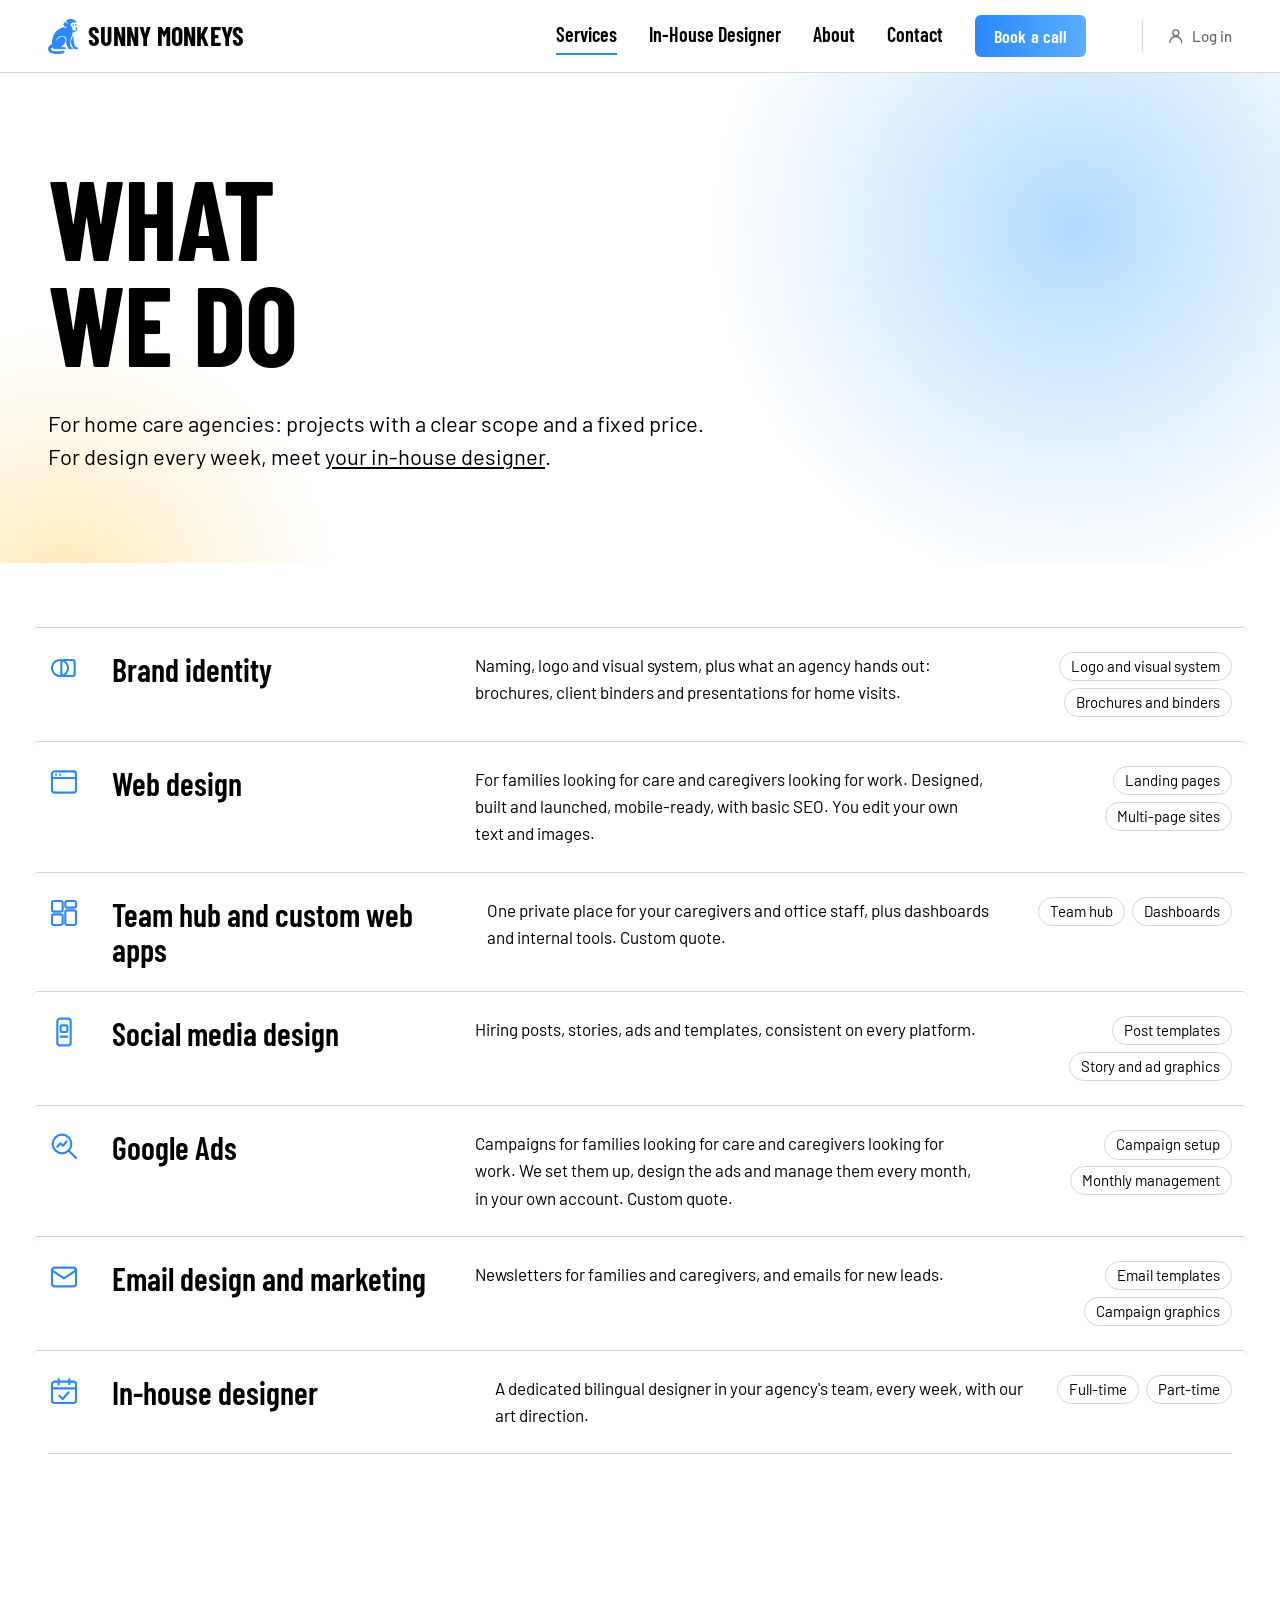
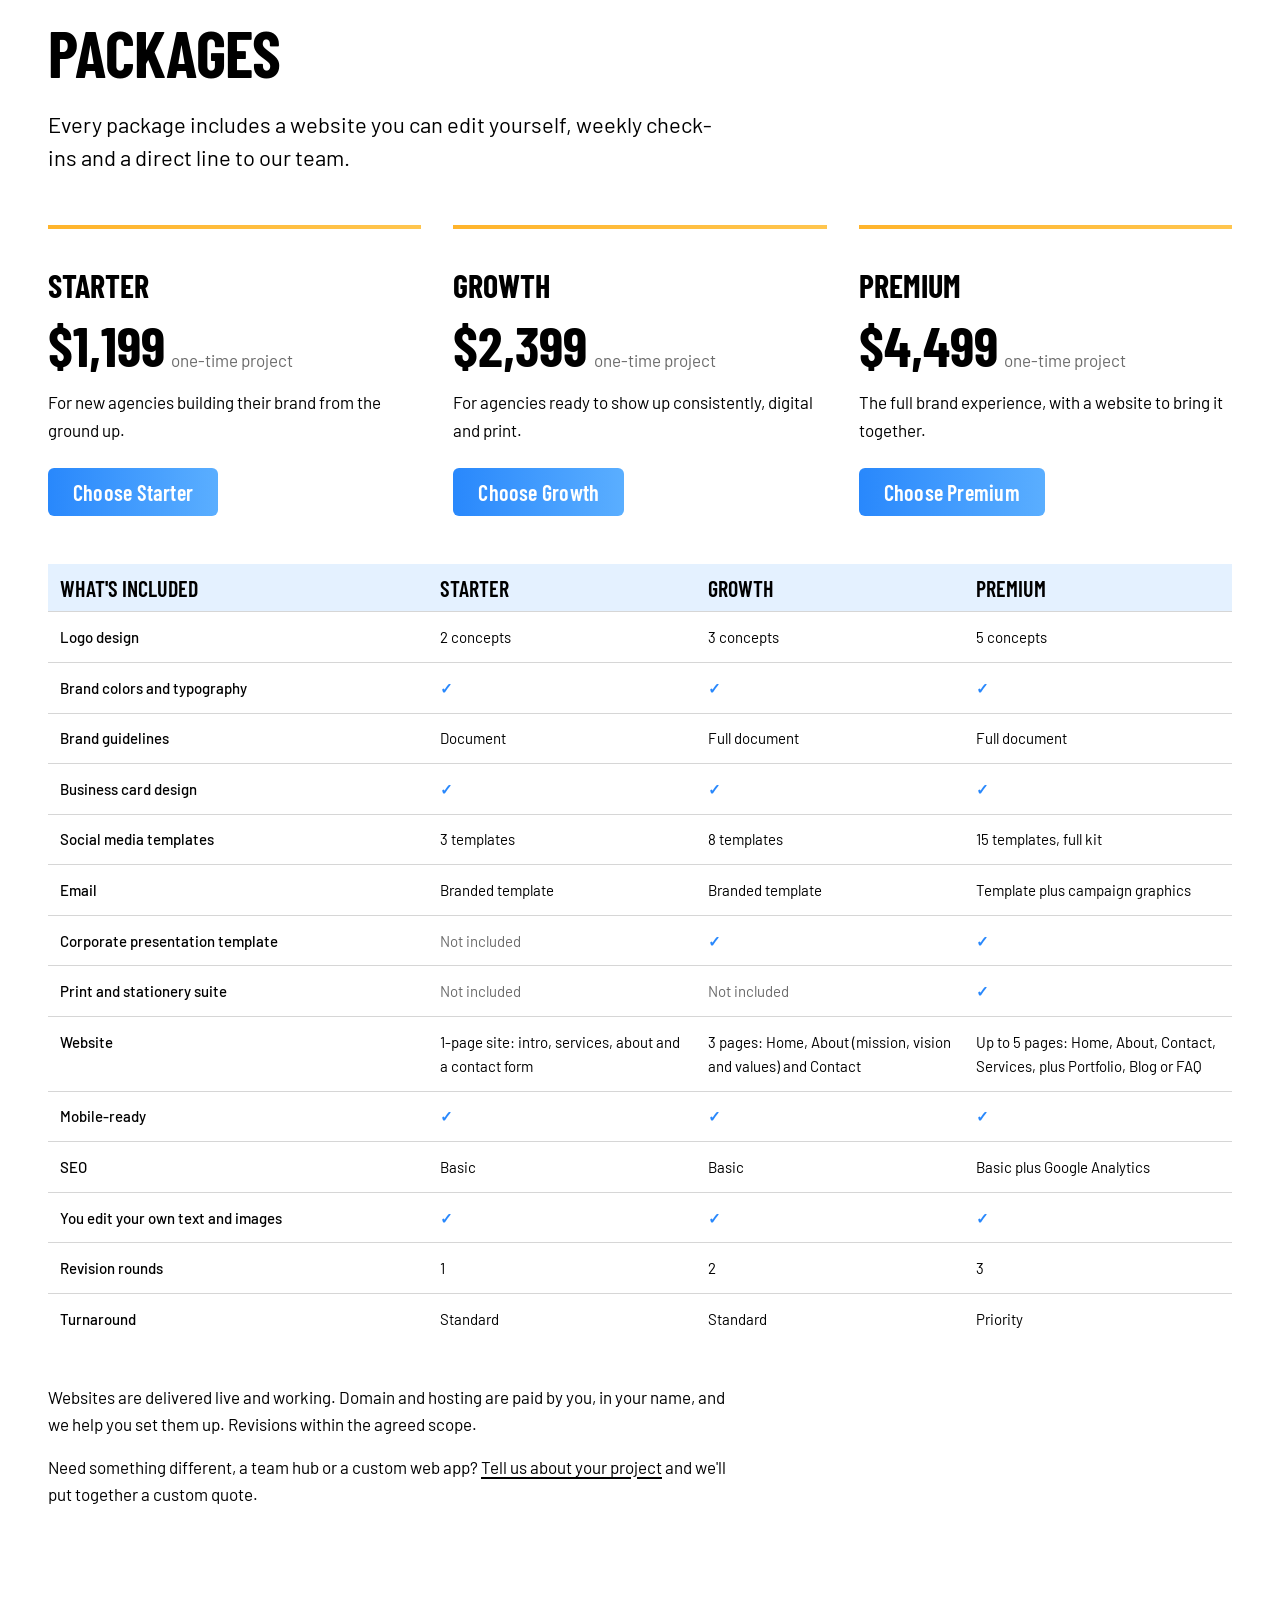
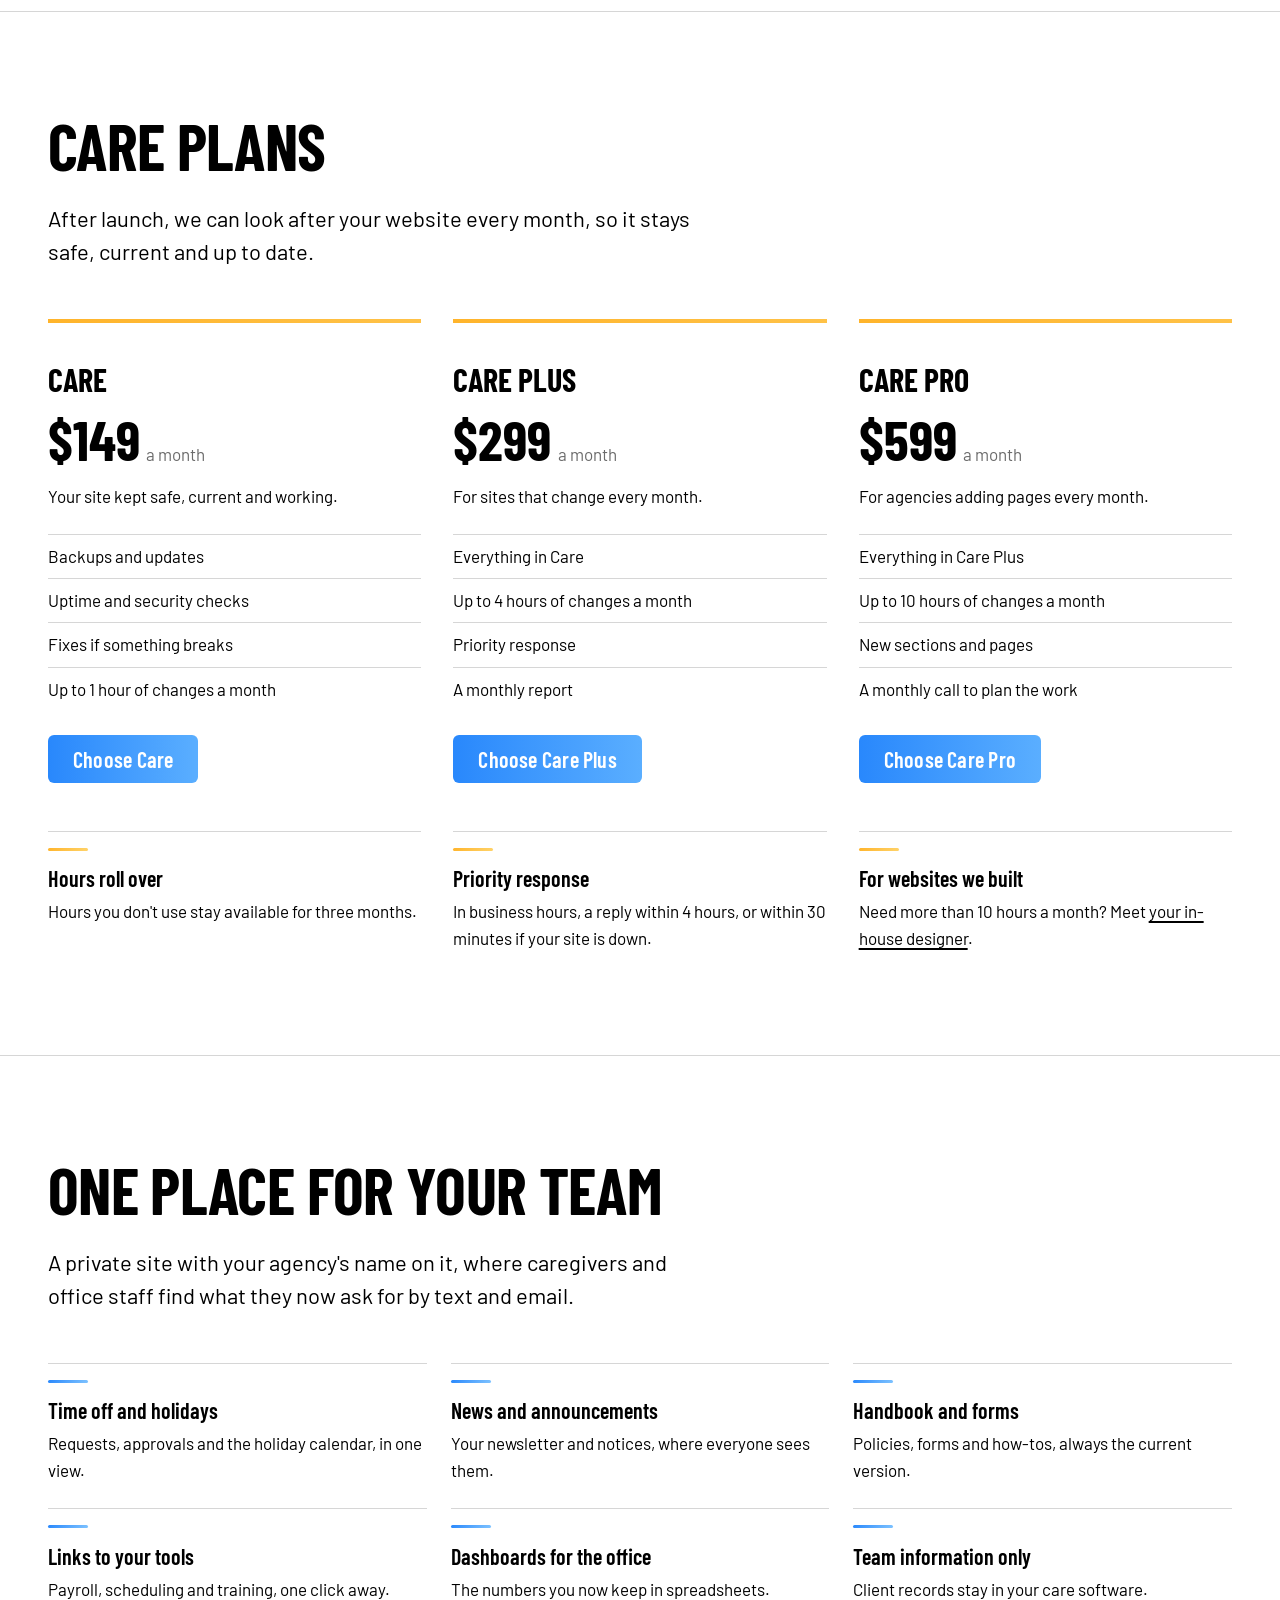
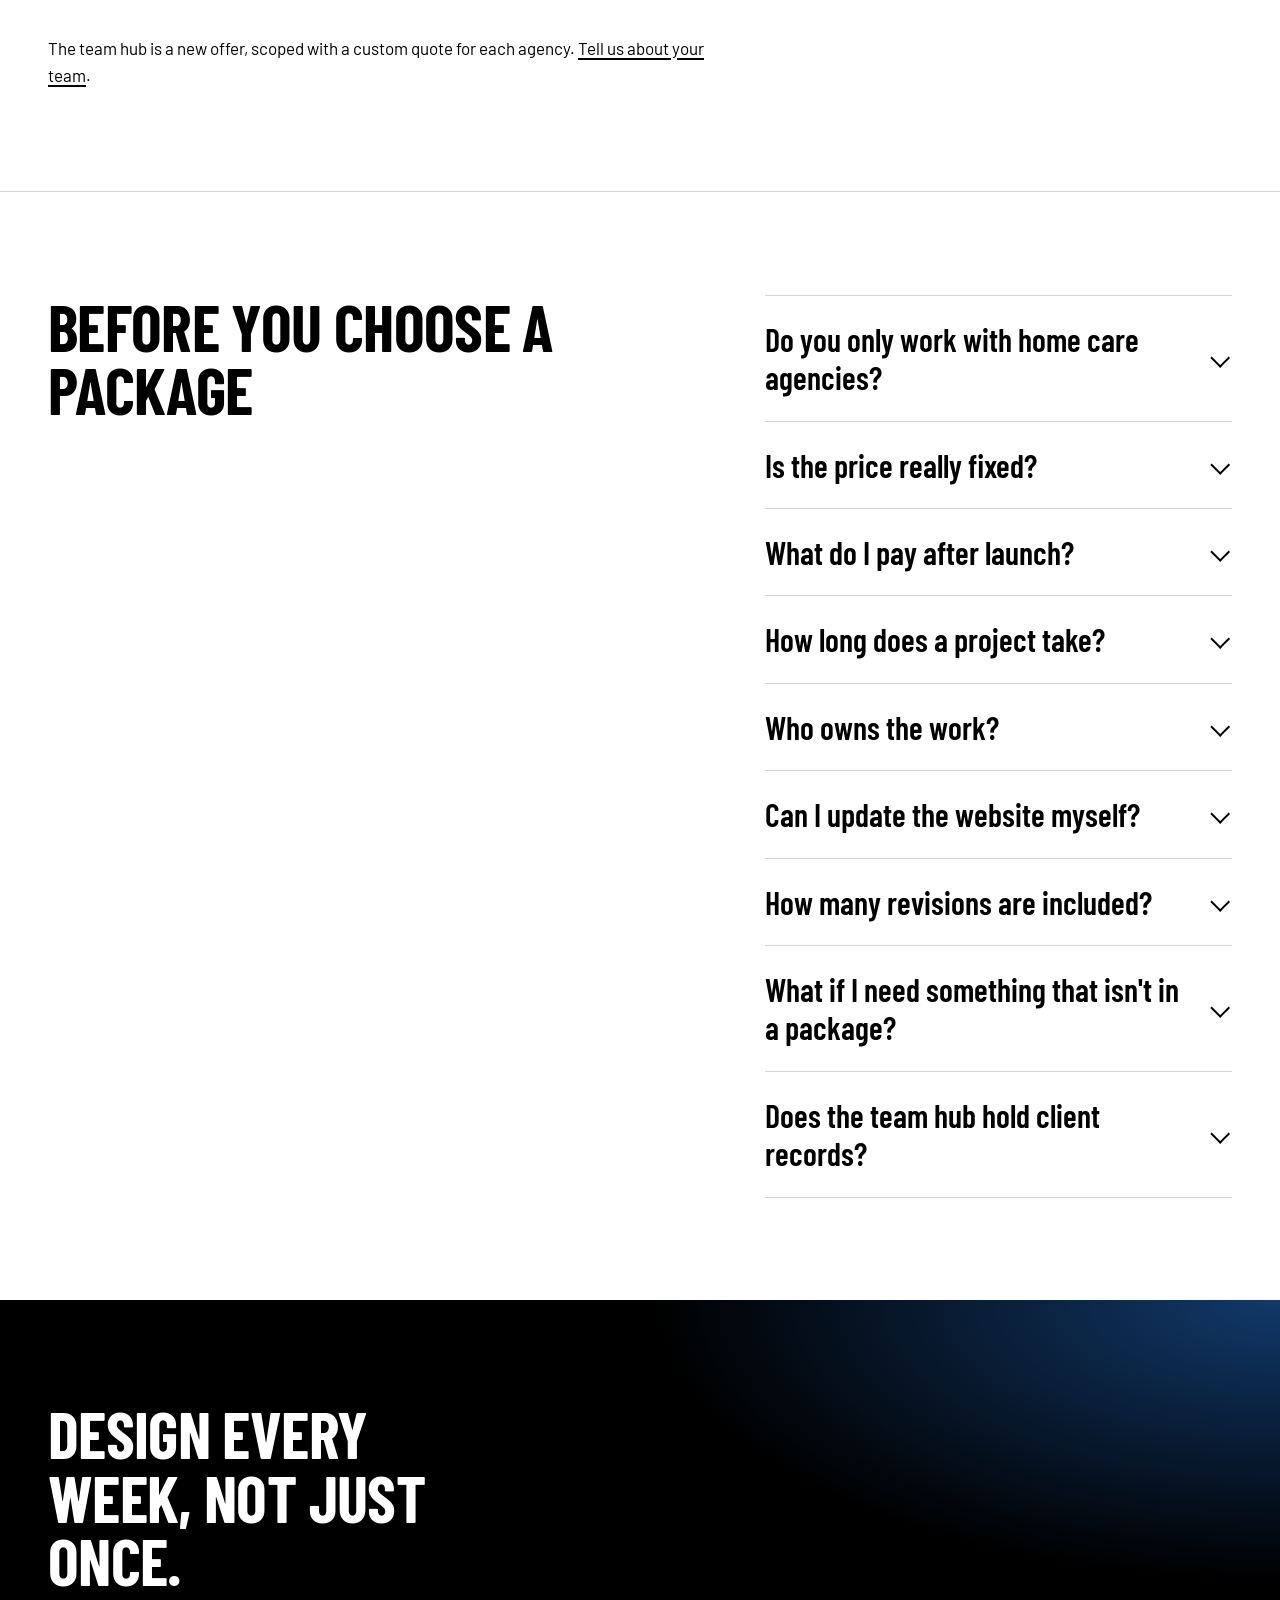
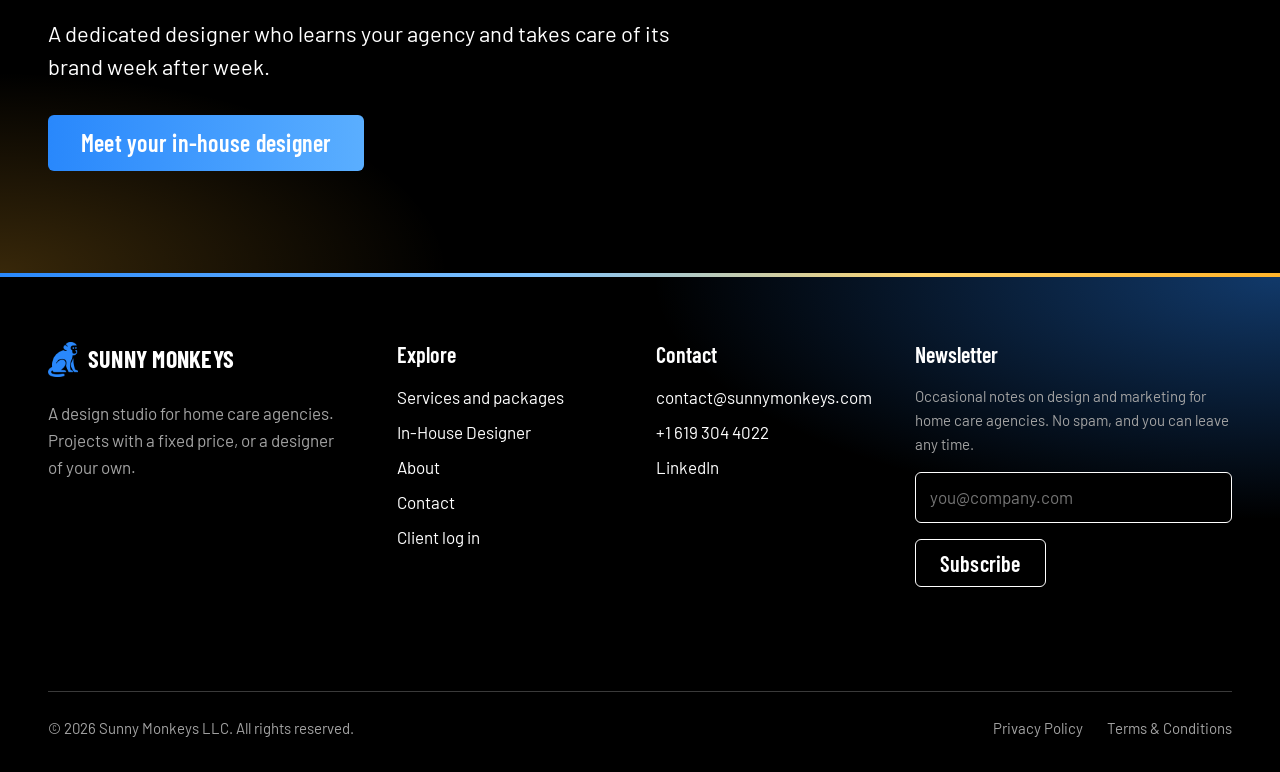
<file: services.html>
<!DOCTYPE html>
<html lang="en">
<head>
    <meta charset="UTF-8">
    <meta name="viewport" content="width=device-width, initial-scale=1.0">
    <title>Branding, Websites and Team Hubs for Home Care | Sunny Monkeys</title>
    <meta name="description" content="Brand identity, websites you can edit, team hubs and care plans for home care agencies. Fixed-price packages from $1,199, care plans from $149 a month.">
    <link rel="canonical" href="https://sunnymonkeys.com/services">
    <link rel="icon" type="image/png" href="/assets/images/fav.png">
    <meta name="theme-color" content="#ffffff">
    <meta property="og:type" content="website">
    <meta property="og:site_name" content="Sunny Monkeys">
    <meta property="og:title" content="Branding, Websites and Team Hubs for Home Care | Sunny Monkeys">
    <meta property="og:description" content="Brand identity, websites you can edit, team hubs and care plans for home care agencies. Fixed-price packages from $1,199, care plans from $149 a month.">
    <meta property="og:url" content="https://sunnymonkeys.com/services">
    <meta property="og:image" content="https://sunnymonkeys.com/assets/images/og-sunny-monkeys.png">
    <meta property="og:image:width" content="1200">
    <meta property="og:image:height" content="630">
    <meta name="twitter:card" content="summary_large_image">
    <link rel="preconnect" href="https://fonts.googleapis.com">
    <link rel="preconnect" href="https://fonts.gstatic.com" crossorigin>
    <link href="https://fonts.googleapis.com/css2?family=Barlow+Condensed:wght@600;700&family=Barlow:ital,wght@0,400;0,500;1,400&display=swap" rel="stylesheet">
    <link rel="stylesheet" href="/assets/css/sm.css?v=6">
    <script type="application/ld+json">
    {
      "@context": "https://schema.org",
      "@type": "Service",
      "serviceType": "Branding, web design and web development for home care agencies",
      "provider": { "@type": "Organization", "name": "Sunny Monkeys", "url": "https://sunnymonkeys.com/" },
      "url": "https://sunnymonkeys.com/services",
      "hasOfferCatalog": {
        "@type": "OfferCatalog",
        "name": "Design services",
        "itemListElement": [
          { "@type": "Offer", "itemOffered": { "@type": "Service", "name": "Brand Identity", "description": "Strategy, naming, logo and a full visual system for home care agencies, plus brochures, client binders, presentations, stationery and print." } },
          { "@type": "Offer", "itemOffered": { "@type": "Service", "name": "Web Design", "description": "Home care agency websites designed, built and launched, mobile-ready with basic SEO. Clients can edit their own text and images." } },
          { "@type": "Offer", "itemOffered": { "@type": "Service", "name": "Team Hub & Custom Web Apps", "description": "A private team hub for a home care agency's caregivers and office staff: time off requests, holidays, newsletters, the handbook, forms and links to payroll and scheduling tools. Also dashboards and internal tools. It holds team information only, and each one is scoped with a custom quote." } },
          { "@type": "Offer", "itemOffered": { "@type": "Service", "name": "Social Media Design", "description": "Social media post templates and kits that keep a brand consistent." } },
          { "@type": "Offer", "itemOffered": { "@type": "Service", "name": "Google Ads Management", "description": "Google Ads campaigns for home care agencies, for families looking for care and caregivers looking for work: set up, ad design and monthly management in the agency's own account. Custom quote." } },
          { "@type": "Offer", "itemOffered": { "@type": "Service", "name": "Email Design & Marketing", "description": "Branded email templates and campaign graphics." } },
          { "@type": "Offer", "itemOffered": { "@type": "Service", "name": "Your In-House Designer", "description": "A dedicated bilingual designer embedded in the client's team, full-time or part-time, with art direction included.", "url": "https://sunnymonkeys.com/in-house-designer" } },
          { "@type": "Offer", "name": "Starter package", "price": "1199", "priceCurrency": "USD", "url": "https://sunnymonkeys.com/contact?package=starter" },
          { "@type": "Offer", "name": "Growth package", "price": "2399", "priceCurrency": "USD", "url": "https://sunnymonkeys.com/contact?package=growth" },
          { "@type": "Offer", "name": "Premium package", "price": "4499", "priceCurrency": "USD", "url": "https://sunnymonkeys.com/contact?package=premium" },
          { "@type": "Offer", "name": "Care plan", "description": "Monthly website care: backups, updates, uptime and security checks, fixes, and up to 1 hour of changes. Unused hours roll over for three months.", "price": "149", "priceCurrency": "USD", "url": "https://sunnymonkeys.com/contact?package=care" },
          { "@type": "Offer", "name": "Care Plus plan", "description": "Monthly website care with up to 4 hours of changes, priority response (in business hours, a reply within 4 hours, or within 30 minutes if the site is down) and a monthly report. Unused hours roll over for three months.", "price": "299", "priceCurrency": "USD", "url": "https://sunnymonkeys.com/contact?package=care-plus" },
          { "@type": "Offer", "name": "Care Pro plan", "description": "Monthly website care with up to 10 hours of changes, priority response, new sections and pages, and a monthly planning call. Unused hours roll over for three months.", "price": "599", "priceCurrency": "USD", "url": "https://sunnymonkeys.com/contact?package=care-pro" }
        ]
      }
    }
    </script>
    <script type="application/ld+json">
    {
      "@context": "https://schema.org",
      "@type": "FAQPage",
      "mainEntity": [
        { "@type": "Question", "name": "Do you only work with home care agencies?", "acceptedAnswer": { "@type": "Answer", "text": "Home care is the business we know best, and this site speaks to it. We still take on projects for other businesses." } },
        { "@type": "Question", "name": "Is the price really fixed?", "acceptedAnswer": { "@type": "Answer", "text": "Yes. Every package is a one-time project with a defined scope, quoted before we start. Anything outside that scope gets its own quote first." } },
        { "@type": "Question", "name": "What do I pay after launch?", "acceptedAnswer": { "@type": "Answer", "text": "The package is a one-time project. Your domain and hosting are paid by you, in your name, and we help you set them up. If you'd like us to look after the site, care plans start at $149 a month." } },
        { "@type": "Question", "name": "How long does a project take?", "acceptedAnswer": { "@type": "Answer", "text": "Your proposal states the timeline before we start, along with the scope and the price. Premium comes with priority turnaround." } },
        { "@type": "Question", "name": "Who owns the work?", "acceptedAnswer": { "@type": "Answer", "text": "You do. Every file and every design is yours, and your domain and hosting are in your name." } },
        { "@type": "Question", "name": "Can I update the website myself?", "acceptedAnswer": { "@type": "Answer", "text": "Yes. Every package includes a website where you edit your own text and images. If you'd rather not, an in-house designer can keep it updated for you." } },
        { "@type": "Question", "name": "How many revisions are included?", "acceptedAnswer": { "@type": "Answer", "text": "Starter includes one round, Growth two and Premium three, within the agreed scope. Nothing goes live without your approval." } },
        { "@type": "Question", "name": "What if I need something that isn't in a package?", "acceptedAnswer": { "@type": "Answer", "text": "Tell us about your project and we'll put together a custom quote. That covers a team hub and custom web apps too: dashboards and internal tools." } },
        { "@type": "Question", "name": "Does the team hub hold client records?", "acceptedAnswer": { "@type": "Answer", "text": "No. It holds team information only: time off, news, the handbook and forms. Client records stay in your care software." } }
      ]
    }
    </script>
</head>
<body>
<a class="skip" href="#main">Skip to content</a>
<svg width="0" height="0" aria-hidden="true" focusable="false" style="position:absolute"><defs><linearGradient id="sm-grad" x1="0" y1="0" x2="1" y2="1"><stop offset="0" stop-color="#2988fc"/><stop offset="1" stop-color="#7fc3ff"/></linearGradient></defs></svg>
<header class="site-header">
    <div class="wrap">
        <a class="brand" href="/" aria-label="Sunny Monkeys, home"><span class="mark" aria-hidden="true"></span><span>Sunny Monkeys</span></a>
        <button class="nav-toggle" type="button" aria-expanded="false" aria-controls="site-nav" aria-label="Open menu"><span></span><span></span><span></span></button>
        <nav class="site-nav" id="site-nav" aria-label="Main">
            <ul>
                <li style="--i:0"><a href="/services" aria-current="page">Services</a></li>
                <li style="--i:1"><a href="/in-house-designer">In-House Designer</a></li>
                <li style="--i:2"><a href="/about">About</a></li>
                <li style="--i:3"><a href="/contact">Contact</a></li>
            </ul>
            <div class="nav-actions" style="--i:4">
                <a class="btn btn-primary" href="/contact">Book a call</a>
                <a class="login-mobile" href="/login">Client log in</a>
            </div>
        </nav>
        <a class="nav-login" href="/login"><svg viewBox="0 0 24 24" aria-hidden="true"><circle cx="12" cy="8" r="4"/><path d="M4 21a8 8 0 0 1 16 0"/></svg>Log in</a>
    </div>
</header>
<main id="main">

    <section class="hero hero-simple">
        <div class="wrap">
            <h1><span class="line">What</span><span class="line">we do</span></h1>
            <p class="lead hero-rise">For home care agencies: projects with a clear scope and a fixed price. For design every week, meet <a href="/in-house-designer">your in-house designer</a>.</p>
        </div>
    </section>

    <section class="section-tight">
        <div class="wrap">
            <ul class="rows" data-reveal="stagger">
            <li class="row">
                <span class="icon"><svg viewBox="0 0 24 24" aria-hidden="true"><circle pathLength="1" cx="9" cy="12" r="6"/><rect pathLength="1" x="10" y="6" width="10" height="12" rx="1.5"/></svg></span>
                <h3><a class="row-link" href="/services">Brand identity</a></h3>
                <p>Naming, logo and visual system, plus what an agency hands out: brochures, client binders and presentations for home visits.</p>
                <span class="tags"><span class="tag">Logo and visual system</span><span class="tag">Brochures and binders</span></span>
            </li>
            <li class="row">
                <span class="icon"><svg viewBox="0 0 24 24" aria-hidden="true"><rect pathLength="1" x="3" y="4" width="18" height="16" rx="2"/><path pathLength="1" d="M3 9h18"/><path pathLength="1" d="M6 6.5h.01M9 6.5h.01"/></svg></span>
                <h3><a class="row-link" href="/services">Web design</a></h3>
                <p>For families looking for care and caregivers looking for work. Designed, built and launched, mobile-ready, with basic SEO. You edit your own text and images.</p>
                <span class="tags"><span class="tag">Landing pages</span><span class="tag">Multi-page sites</span></span>
            </li>
            <li class="row">
                <span class="icon"><svg viewBox="0 0 24 24" aria-hidden="true"><rect pathLength="1" x="3" y="3" width="8" height="8" rx="1.5"/><rect pathLength="1" x="13" y="3" width="8" height="5" rx="1.5"/><rect pathLength="1" x="13" y="10" width="8" height="11" rx="1.5"/><rect pathLength="1" x="3" y="13" width="8" height="8" rx="1.5"/></svg></span>
                <h3><a class="row-link" href="#team-hub">Team hub and custom web apps</a></h3>
                <p>One private place for your caregivers and office staff, plus dashboards and internal tools. Custom quote.</p>
                <span class="tags"><span class="tag">Team hub</span><span class="tag">Dashboards</span></span>
            </li>
            <li class="row">
                <span class="icon"><svg viewBox="0 0 24 24" aria-hidden="true"><rect pathLength="1" x="7" y="2" width="10" height="20" rx="2"/><rect pathLength="1" x="9.5" y="7" width="5" height="5" rx="1"/><path pathLength="1" d="M9.5 15.5h5"/></svg></span>
                <h3><a class="row-link" href="/services">Social media design</a></h3>
                <p>Hiring posts, stories, ads and templates, consistent on every platform.</p>
                <span class="tags"><span class="tag">Post templates</span><span class="tag">Story and ad graphics</span></span>
            </li>
            <li class="row">
                <span class="icon"><svg viewBox="0 0 24 24" aria-hidden="true"><circle pathLength="1" cx="10.5" cy="10.5" r="7"/><path pathLength="1" d="M15.6 15.6L21 21"/><path pathLength="1" d="M7 12.5l2.3-2.5 2 1.8 2.7-3.3"/></svg></span>
                <h3><a class="row-link" href="/contact?package=google-ads">Google Ads</a></h3>
                <p>Campaigns for families looking for care and caregivers looking for work. We set them up, design the ads and manage them every month, in your own account. Custom quote.</p>
                <span class="tags"><span class="tag">Campaign setup</span><span class="tag">Monthly management</span></span>
            </li>
            <li class="row">
                <span class="icon"><svg viewBox="0 0 24 24" aria-hidden="true"><rect pathLength="1" x="3" y="5" width="18" height="14" rx="2"/><path pathLength="1" d="M3 7l9 6 9-6"/></svg></span>
                <h3><a class="row-link" href="/services">Email design and marketing</a></h3>
                <p>Newsletters for families and caregivers, and emails for new leads.</p>
                <span class="tags"><span class="tag">Email templates</span><span class="tag">Campaign graphics</span></span>
            </li>
            <li class="row">
                <span class="icon"><svg viewBox="0 0 24 24" aria-hidden="true"><rect pathLength="1" x="3" y="5" width="18" height="16" rx="2"/><path pathLength="1" d="M3 10h18M8 3v4M16 3v4"/><path pathLength="1" d="M8.5 15.5l2.5 2.5 4.5-5"/></svg></span>
                <h3><a class="row-link" href="/in-house-designer">In-house designer</a></h3>
                <p>A dedicated bilingual designer in your agency's team, every week, with our art direction.</p>
                <span class="tags"><span class="tag">Full-time</span><span class="tag">Part-time</span></span>
            </li>
            </ul>
        </div>
    </section>

    <section class="section" id="packages">
        <div class="wrap">
            <div class="section-head" data-reveal>
                <h2>Packages</h2>
                <p class="lead">Every package includes a website you can edit yourself, weekly check-ins and a direct line to our team.</p>
            </div>
            <div class="plans" data-reveal="stagger">
                <article class="plan">
                    <p class="plan-name">Starter</p>
                    <p class="price">$1,199<small>one-time project</small></p>
                    <p>For new agencies building their brand from the ground up.</p>
                    <a class="btn btn-primary" href="/contact?package=starter">Choose Starter</a>
                </article>
                <article class="plan">
                    <p class="plan-name">Growth</p>
                    <p class="price">$2,399<small>one-time project</small></p>
                    <p>For agencies ready to show up consistently, digital and print.</p>
                    <a class="btn btn-primary" href="/contact?package=growth">Choose Growth</a>
                </article>
                <article class="plan">
                    <p class="plan-name">Premium</p>
                    <p class="price">$4,499<small>one-time project</small></p>
                    <p>The full brand experience, with a website to bring it together.</p>
                    <a class="btn btn-primary" href="/contact?package=premium">Choose Premium</a>
                </article>
            </div>
            <div class="table-wrap" data-reveal>
                <table class="compare">
                    <caption class="visually-hidden">What each package includes</caption>
                    <thead>
                        <tr><th scope="col">What's included</th><th scope="col">Starter</th><th scope="col">Growth</th><th scope="col">Premium</th></tr>
                    </thead>
                    <tbody>
                    <tr><th scope="row">Logo design</th><td data-plan="Starter">2 concepts</td><td data-plan="Growth">3 concepts</td><td data-plan="Premium">5 concepts</td></tr>
                    <tr><th scope="row">Brand colors and typography</th><td class="yes" data-plan="Starter"><span class="visually-hidden">Included</span></td><td class="yes" data-plan="Growth"><span class="visually-hidden">Included</span></td><td class="yes" data-plan="Premium"><span class="visually-hidden">Included</span></td></tr>
                    <tr><th scope="row">Brand guidelines</th><td data-plan="Starter">Document</td><td data-plan="Growth">Full document</td><td data-plan="Premium">Full document</td></tr>
                    <tr><th scope="row">Business card design</th><td class="yes" data-plan="Starter"><span class="visually-hidden">Included</span></td><td class="yes" data-plan="Growth"><span class="visually-hidden">Included</span></td><td class="yes" data-plan="Premium"><span class="visually-hidden">Included</span></td></tr>
                    <tr><th scope="row">Social media templates</th><td data-plan="Starter">3 templates</td><td data-plan="Growth">8 templates</td><td data-plan="Premium">15 templates, full kit</td></tr>
                    <tr><th scope="row">Email</th><td data-plan="Starter">Branded template</td><td data-plan="Growth">Branded template</td><td data-plan="Premium">Template plus campaign graphics</td></tr>
                    <tr><th scope="row">Corporate presentation template</th><td class="no" data-plan="Starter">Not included</td><td class="yes" data-plan="Growth"><span class="visually-hidden">Included</span></td><td class="yes" data-plan="Premium"><span class="visually-hidden">Included</span></td></tr>
                    <tr><th scope="row">Print and stationery suite</th><td class="no" data-plan="Starter">Not included</td><td class="no" data-plan="Growth">Not included</td><td class="yes" data-plan="Premium"><span class="visually-hidden">Included</span></td></tr>
                    <tr><th scope="row">Website</th><td data-plan="Starter">1-page site: intro, services, about and a contact form</td><td data-plan="Growth">3 pages: Home, About (mission, vision and values) and Contact</td><td data-plan="Premium">Up to 5 pages: Home, About, Contact, Services, plus Portfolio, Blog or FAQ</td></tr>
                    <tr><th scope="row">Mobile-ready</th><td class="yes" data-plan="Starter"><span class="visually-hidden">Included</span></td><td class="yes" data-plan="Growth"><span class="visually-hidden">Included</span></td><td class="yes" data-plan="Premium"><span class="visually-hidden">Included</span></td></tr>
                    <tr><th scope="row">SEO</th><td data-plan="Starter">Basic</td><td data-plan="Growth">Basic</td><td data-plan="Premium">Basic plus Google Analytics</td></tr>
                    <tr><th scope="row">You edit your own text and images</th><td class="yes" data-plan="Starter"><span class="visually-hidden">Included</span></td><td class="yes" data-plan="Growth"><span class="visually-hidden">Included</span></td><td class="yes" data-plan="Premium"><span class="visually-hidden">Included</span></td></tr>
                    <tr><th scope="row">Revision rounds</th><td data-plan="Starter">1</td><td data-plan="Growth">2</td><td data-plan="Premium">3</td></tr>
                    <tr><th scope="row">Turnaround</th><td data-plan="Starter">Standard</td><td data-plan="Growth">Standard</td><td data-plan="Premium">Priority</td></tr>
                    </tbody>
                </table>
            </div>
            <div class="stack-2 prose" style="margin-top: 2.5rem; max-width: 70ch">
                <p>Websites are delivered live and working. Domain and hosting are paid by you, in your name, and we help you set them up. Revisions within the agreed scope.</p>
                <p>Need something different, a team hub or a custom web app? <a href="/contact?package=custom">Tell us about your project</a> and we'll put together a custom quote.</p>
            </div>
        </div>
    </section>

    <section class="section rule-top" id="care">
        <div class="wrap">
            <div class="section-head" data-reveal>
                <h2>Care plans</h2>
                <p class="lead">After launch, we can look after your website every month, so it stays safe, current and up to date.</p>
            </div>
            <div class="plans" data-reveal="stagger">
                <article class="plan">
                    <p class="plan-name">Care</p>
                    <p class="price">$149<small>a month</small></p>
                    <p>Your site kept safe, current and working.</p>
                    <ul>
                        <li>Backups and updates</li>
                        <li>Uptime and security checks</li>
                        <li>Fixes if something breaks</li>
                        <li>Up to 1 hour of changes a month</li>
                    </ul>
                    <a class="btn btn-primary" href="/contact?package=care">Choose Care</a>
                </article>
                <article class="plan">
                    <p class="plan-name">Care Plus</p>
                    <p class="price">$299<small>a month</small></p>
                    <p>For sites that change every month.</p>
                    <ul>
                        <li>Everything in Care</li>
                        <li>Up to 4 hours of changes a month</li>
                        <li>Priority response</li>
                        <li>A monthly report</li>
                    </ul>
                    <a class="btn btn-primary" href="/contact?package=care-plus">Choose Care Plus</a>
                </article>
                <article class="plan">
                    <p class="plan-name">Care Pro</p>
                    <p class="price">$599<small>a month</small></p>
                    <p>For agencies adding pages every month.</p>
                    <ul>
                        <li>Everything in Care Plus</li>
                        <li>Up to 10 hours of changes a month</li>
                        <li>New sections and pages</li>
                        <li>A monthly call to plan the work</li>
                    </ul>
                    <a class="btn btn-primary" href="/contact?package=care-pro">Choose Care Pro</a>
                </article>
            </div>
            <ul class="facts sun" style="--cols:3; margin-top: 3rem; column-gap: var(--s-4)" data-reveal="stagger">
            <li><h4>Hours roll over</h4><p>Hours you don't use stay available for three months.</p></li>
            <li><h4>Priority response</h4><p>In business hours, a reply within 4 hours, or within 30 minutes if your site is down.</p></li>
            <li><h4>For websites we built</h4><p class="prose">Need more than 10 hours a month? Meet <a href="/in-house-designer">your in-house designer</a>.</p></li>
        </ul>
        </div>
    </section>
    <section class="section rule-top" id="team-hub">
        <div class="wrap">
            <div class="section-head" data-reveal>
                <h2>One place for your team</h2>
                <p class="lead">A private site with your agency's name on it, where caregivers and office staff find what they now ask for by text and email.</p>
            </div>
            <ul class="facts" style="--cols:3" data-reveal="stagger">
            <li><h4>Time off and holidays</h4><p>Requests, approvals and the holiday calendar, in one view.</p></li>
            <li><h4>News and announcements</h4><p>Your newsletter and notices, where everyone sees them.</p></li>
            <li><h4>Handbook and forms</h4><p>Policies, forms and how-tos, always the current version.</p></li>
            <li><h4>Links to your tools</h4><p>Payroll, scheduling and training, one click away.</p></li>
            <li><h4>Dashboards for the office</h4><p>The numbers you now keep in spreadsheets.</p></li>
            <li><h4>Team information only</h4><p>Client records stay in your care software.</p></li>
        </ul>
            <p class="prose" style="margin-top: 2rem; max-width: 66ch" data-reveal>The team hub is a new offer, scoped with a custom quote for each agency. <a href="/contact?package=web-apps">Tell us about your team</a>.</p>
        </div>
    </section>
    <section class="section rule-top">
        <div class="wrap grid-2 sidebar">
            <div data-reveal>
                <h2>Before you choose a package</h2>
            </div>
            <ul class="faq" data-reveal>
                <li><details><summary>Do you only work with home care agencies?</summary><div class="answer prose"><p>Home care is the business we know best, and this site speaks to it. We still take on projects for other businesses.</p></div></details></li>
                <li><details><summary>Is the price really fixed?</summary><div class="answer prose"><p>Yes. Every package is a one-time project with a defined scope, quoted before we start. Anything outside that scope gets its own quote first.</p></div></details></li>
                <li><details><summary>What do I pay after launch?</summary><div class="answer prose"><p>The package is a one-time project. Your domain and hosting are paid by you, in your name, and we help you set them up. If you'd like us to look after the site, <a href="#care">care plans</a> start at $149 a month.</p></div></details></li>
                <li><details><summary>How long does a project take?</summary><div class="answer prose"><p>Your proposal states the timeline before we start, along with the scope and the price. Premium comes with priority turnaround.</p></div></details></li>
                <li><details><summary>Who owns the work?</summary><div class="answer prose"><p>You do. Every file and every design is yours, and your domain and hosting are in your name.</p></div></details></li>
                <li><details><summary>Can I update the website myself?</summary><div class="answer prose"><p>Yes. Every package includes a website where you edit your own text and images. If you'd rather not, an <a href="/in-house-designer">in-house designer</a> can keep it updated for you.</p></div></details></li>
                <li><details><summary>How many revisions are included?</summary><div class="answer prose"><p>Starter includes one round, Growth two and Premium three, within the agreed scope. Nothing goes live without your approval.</p></div></details></li>
                <li><details><summary>What if I need something that isn't in a package?</summary><div class="answer prose"><p><a href="/contact?package=custom">Tell us about your project</a> and we'll put together a custom quote. That covers a team hub and custom web apps too: dashboards and internal tools.</p></div></details></li>
                <li><details><summary>Does the team hub hold client records?</summary><div class="answer prose"><p>No. It holds team information only: time off, news, the handbook and forms. Client records stay in your care software.</p></div></details></li>
            </ul>
        </div>
    </section>

    <section class="section ink cta">
        <div class="wrap" data-reveal>
            <h2>Design every week, not just once.</h2>
            <p class="lead">A dedicated designer who learns your agency and takes care of its brand week after week.</p>
            <div class="actions">
                <a class="btn btn-primary btn-lg" href="/in-house-designer">Meet your in-house designer</a>
            </div>
        </div>
    </section>
</main>
<footer class="site-footer ink">
    <div class="wrap">
        <div class="footer-grid">
            <div>
                <a class="brand" href="/" aria-label="Sunny Monkeys, home"><span class="mark" aria-hidden="true"></span><span>Sunny Monkeys</span></a>
                <p class="tagline">A design studio for home care agencies. Projects with a fixed price, or a designer of your own.</p>
            </div>
            <div>
                <h4>Explore</h4>
                <ul>
                    <li><a href="/services">Services and packages</a></li>
                    <li><a href="/in-house-designer">In-House Designer</a></li>
                    <li><a href="/about">About</a></li>
                    <li><a href="/contact">Contact</a></li>
                    <li><a href="/login">Client log in</a></li>
                </ul>
            </div>
            <div>
                <h4>Contact</h4>
                <ul>
                    <li><a href="mailto:contact@sunnymonkeys.com">contact@sunnymonkeys.com</a></li>
                    <li><a href="tel:+16193044022">+1 619 304 4022</a></li>
                    <li><a href="https://www.linkedin.com/company/sunny-monkeys/" rel="noopener">LinkedIn</a></li>
                </ul>
            </div>
            <div>
                <h4>Newsletter</h4>
                <p class="small muted">Occasional notes on design and marketing for home care agencies. No spam, and you can leave any time.</p>
                <form class="newsletter" id="newsletter-form" action="/portal/inquiry.php" method="post" novalidate style="margin-top: 1rem">
                    <label class="visually-hidden" for="nl-email">Email address</label>
                    <input class="trap" type="text" name="website" tabindex="-1" autocomplete="off" aria-hidden="true">
                    <input id="nl-email" type="email" name="email" placeholder="you@company.com" required autocomplete="email">
                    <button class="btn" type="submit">Subscribe</button>
                    <p class="form-status small" role="status" aria-live="polite" style="flex-basis: 100%"></p>
                </form>
            </div>
        </div>
        <div class="footer-bottom">
            <p>&copy; 2026 Sunny Monkeys LLC. All rights reserved.</p>
            <ul>
                <li><a href="/privacy-policy">Privacy Policy</a></li>
                <li><a href="/terms">Terms &amp; Conditions</a></li>
            </ul>
        </div>
    </div>
</footer>
<script src="/assets/js/sm.js?v=4" defer></script>
</body>
</html>
</file>
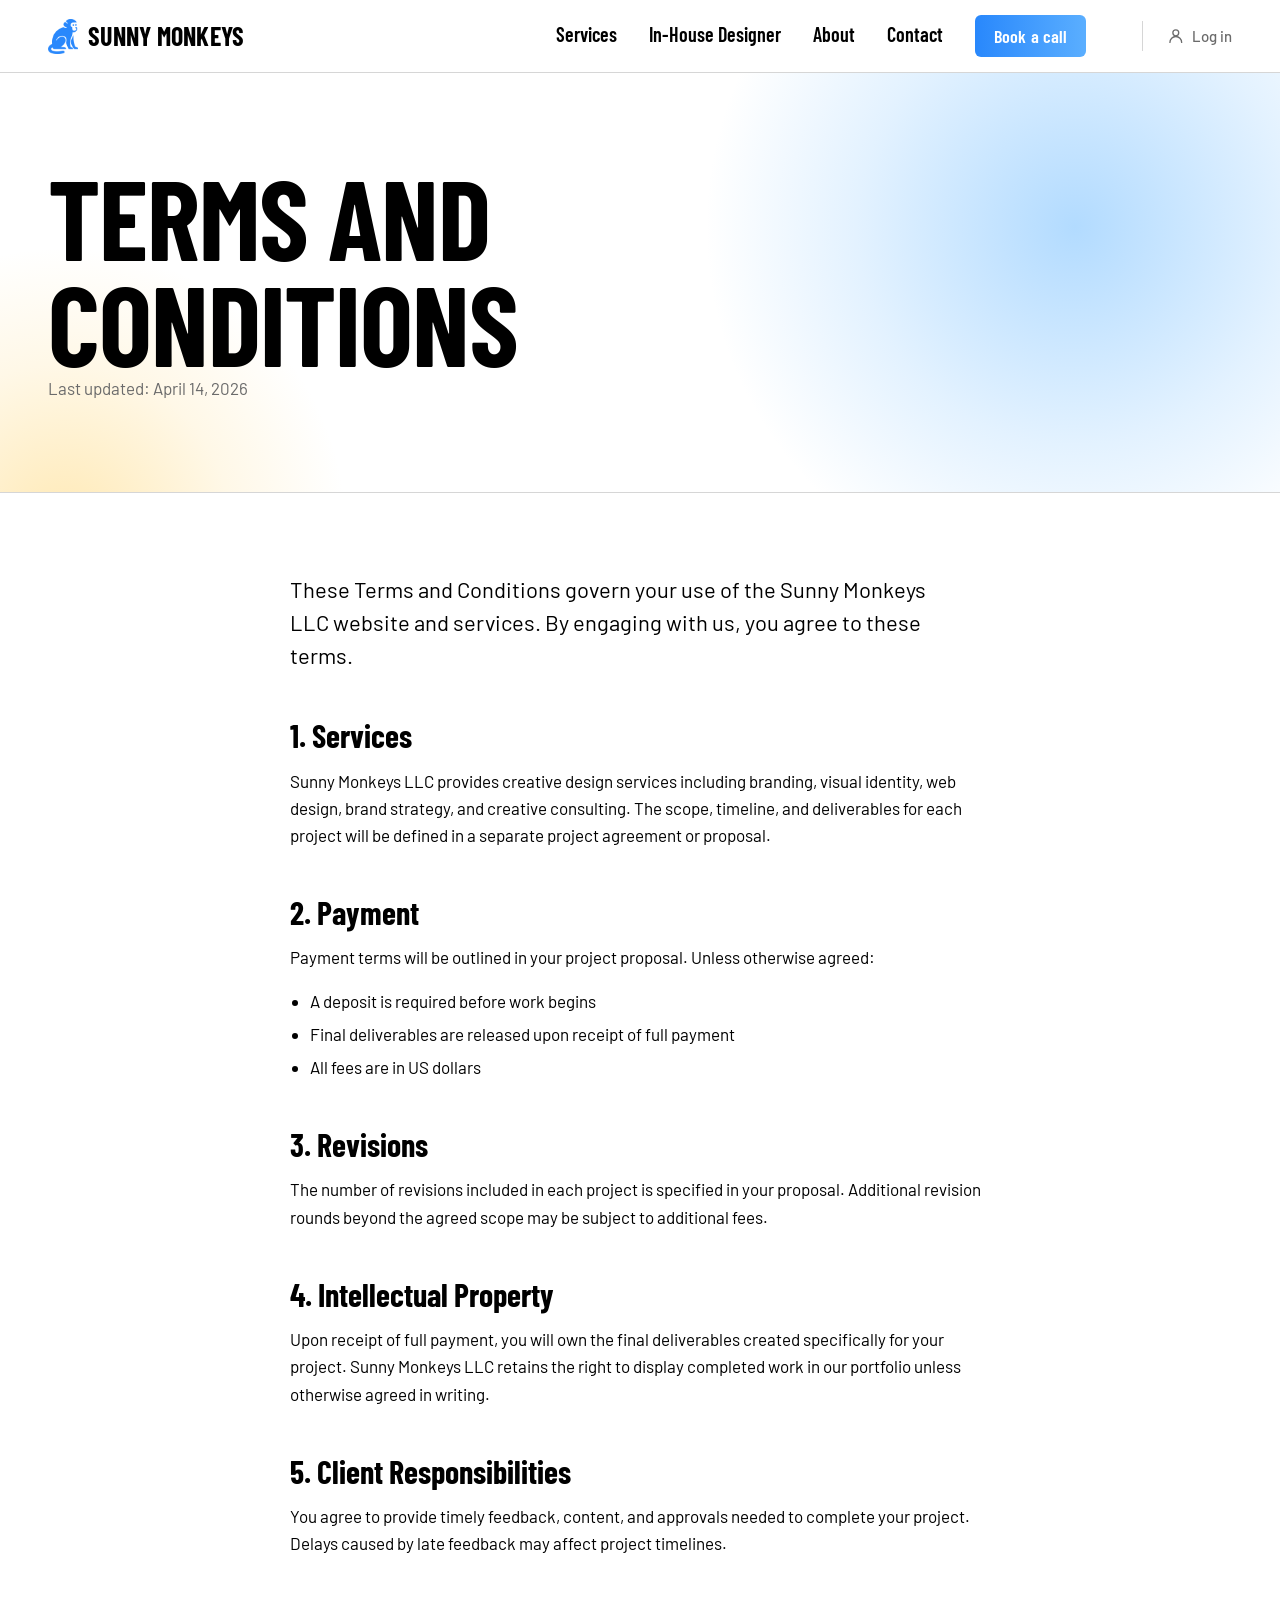
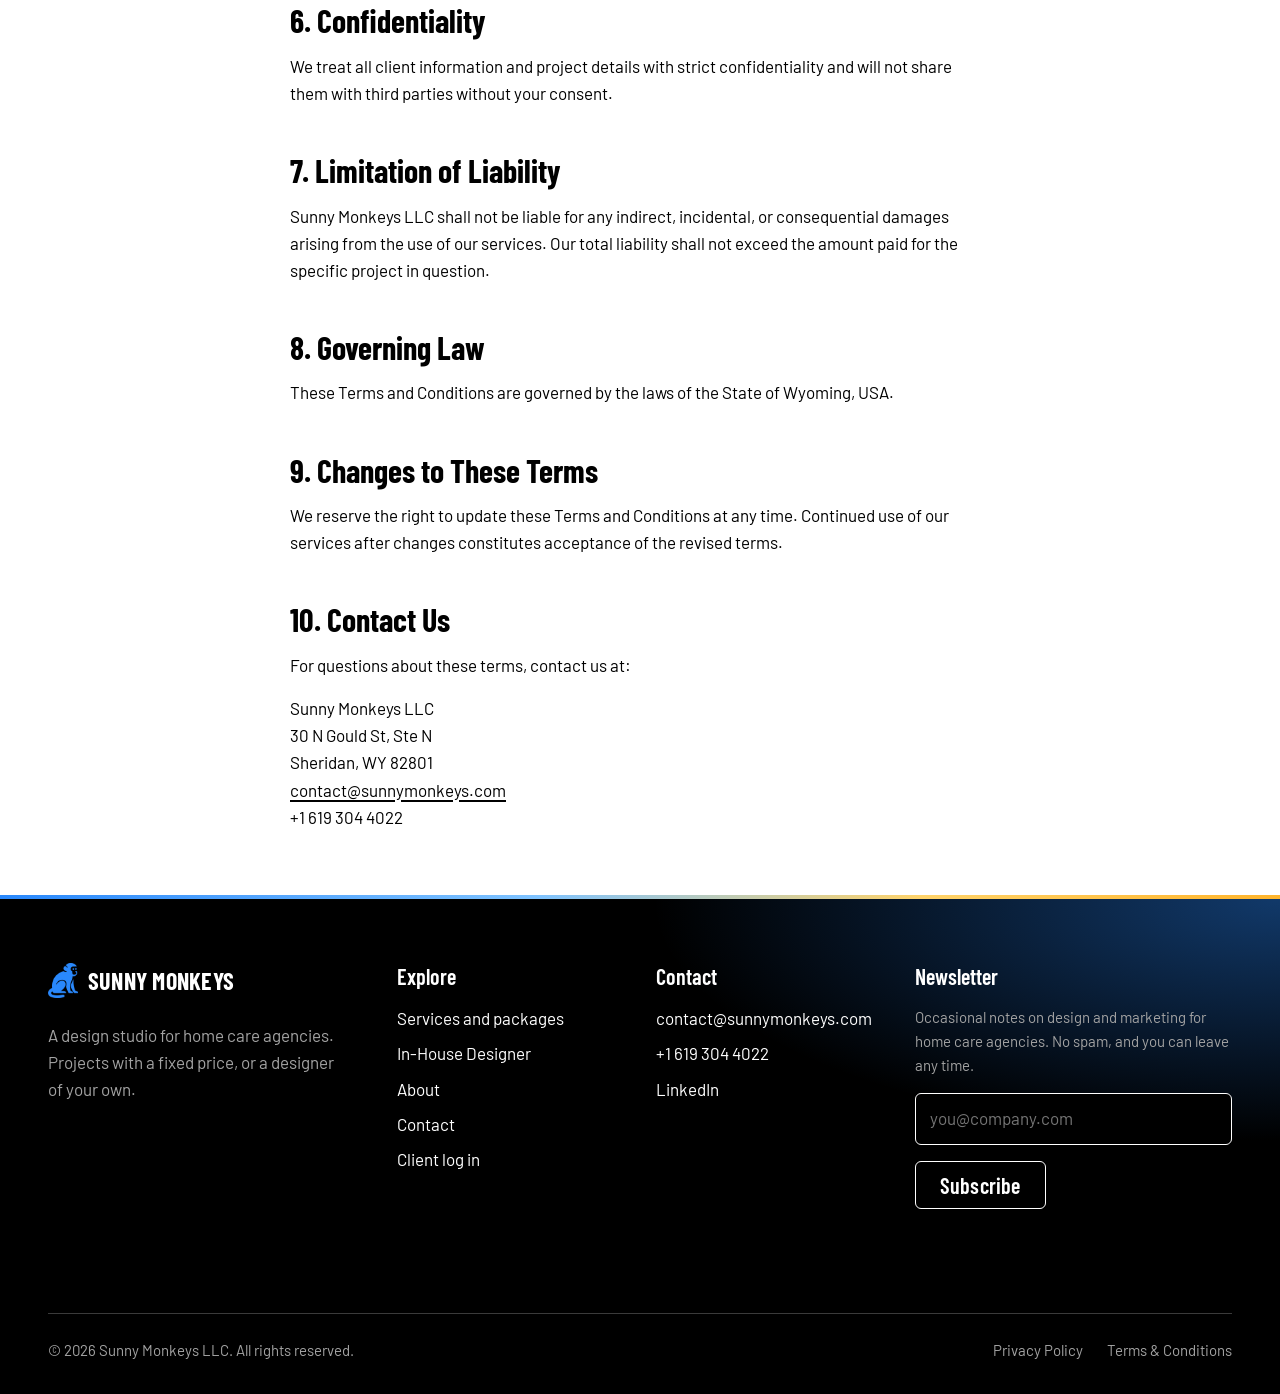
<file: terms.html>
<!DOCTYPE html>
<html lang="en">
<head>
    <meta charset="UTF-8">
    <meta name="viewport" content="width=device-width, initial-scale=1.0">
    <title>Terms &amp; Conditions | Sunny Monkeys LLC</title>
    <meta name="description" content="The terms and conditions for using the Sunny Monkeys LLC website and design services.">
    <link rel="canonical" href="https://sunnymonkeys.com/terms">
    <link rel="icon" type="image/png" href="/assets/images/fav.png">
    <meta name="theme-color" content="#ffffff">
    <meta property="og:type" content="website">
    <meta property="og:site_name" content="Sunny Monkeys">
    <meta property="og:title" content="Terms &amp; Conditions | Sunny Monkeys LLC">
    <meta property="og:description" content="The terms and conditions for using the Sunny Monkeys LLC website and design services.">
    <meta property="og:url" content="https://sunnymonkeys.com/terms">
    <meta property="og:image" content="https://sunnymonkeys.com/assets/images/og-sunny-monkeys.png">
    <meta property="og:image:width" content="1200">
    <meta property="og:image:height" content="630">
    <meta name="twitter:card" content="summary_large_image">
    <link rel="preconnect" href="https://fonts.googleapis.com">
    <link rel="preconnect" href="https://fonts.gstatic.com" crossorigin>
    <link href="https://fonts.googleapis.com/css2?family=Barlow+Condensed:wght@600;700&family=Barlow:ital,wght@0,400;0,500;1,400&display=swap" rel="stylesheet">
    <link rel="stylesheet" href="/assets/css/sm.css?v=6">
</head>
<body>
<a class="skip" href="#main">Skip to content</a>
<svg width="0" height="0" aria-hidden="true" focusable="false" style="position:absolute"><defs><linearGradient id="sm-grad" x1="0" y1="0" x2="1" y2="1"><stop offset="0" stop-color="#2988fc"/><stop offset="1" stop-color="#7fc3ff"/></linearGradient></defs></svg>
<header class="site-header">
    <div class="wrap">
        <a class="brand" href="/" aria-label="Sunny Monkeys, home"><span class="mark" aria-hidden="true"></span><span>Sunny Monkeys</span></a>
        <button class="nav-toggle" type="button" aria-expanded="false" aria-controls="site-nav" aria-label="Open menu"><span></span><span></span><span></span></button>
        <nav class="site-nav" id="site-nav" aria-label="Main">
            <ul>
                <li style="--i:0"><a href="/services">Services</a></li>
                <li style="--i:1"><a href="/in-house-designer">In-House Designer</a></li>
                <li style="--i:2"><a href="/about">About</a></li>
                <li style="--i:3"><a href="/contact">Contact</a></li>
            </ul>
            <div class="nav-actions" style="--i:4">
                <a class="btn btn-primary" href="/contact">Book a call</a>
                <a class="login-mobile" href="/login">Client log in</a>
            </div>
        </nav>
        <a class="nav-login" href="/login"><svg viewBox="0 0 24 24" aria-hidden="true"><circle cx="12" cy="8" r="4"/><path d="M4 21a8 8 0 0 1 16 0"/></svg>Log in</a>
    </div>
</header>
<main id="main">

    <section class="hero hero-simple">
        <div class="wrap">
            <h1><span class="line">Terms and conditions</span></h1>
            <p class="meta hero-rise muted">Last updated: April 14, 2026</p>
        </div>
    </section>
    <section class="section-tight rule-top">
        <div class="wrap article prose">
            <p class="lead">These Terms and Conditions govern your use of the Sunny Monkeys LLC website and services. By engaging with us, you agree to these terms.</p>
            <h2>1. Services</h2>
            <p>Sunny Monkeys LLC provides creative design services including branding, visual identity, web design, brand strategy, and creative consulting. The scope, timeline, and deliverables for each project will be defined in a separate project agreement or proposal.</p>
            <h2>2. Payment</h2>
            <p>Payment terms will be outlined in your project proposal. Unless otherwise agreed:</p>
            <ul><li>A deposit is required before work begins</li><li>Final deliverables are released upon receipt of full payment</li><li>All fees are in US dollars</li></ul>
            <h2>3. Revisions</h2>
            <p>The number of revisions included in each project is specified in your proposal. Additional revision rounds beyond the agreed scope may be subject to additional fees.</p>
            <h2>4. Intellectual Property</h2>
            <p>Upon receipt of full payment, you will own the final deliverables created specifically for your project. Sunny Monkeys LLC retains the right to display completed work in our portfolio unless otherwise agreed in writing.</p>
            <h2>5. Client Responsibilities</h2>
            <p>You agree to provide timely feedback, content, and approvals needed to complete your project. Delays caused by late feedback may affect project timelines.</p>
            <h2>6. Confidentiality</h2>
            <p>We treat all client information and project details with strict confidentiality and will not share them with third parties without your consent.</p>
            <h2>7. Limitation of Liability</h2>
            <p>Sunny Monkeys LLC shall not be liable for any indirect, incidental, or consequential damages arising from the use of our services. Our total liability shall not exceed the amount paid for the specific project in question.</p>
            <h2>8. Governing Law</h2>
            <p>These Terms and Conditions are governed by the laws of the State of Wyoming, USA.</p>
            <h2>9. Changes to These Terms</h2>
            <p>We reserve the right to update these Terms and Conditions at any time. Continued use of our services after changes constitutes acceptance of the revised terms.</p>
            <h2>10. Contact Us</h2>
            <p>For questions about these terms, contact us at:</p>
            <p>Sunny Monkeys LLC<br>30 N Gould St, Ste N<br>Sheridan, WY 82801<br><a href="mailto:contact@sunnymonkeys.com">contact@sunnymonkeys.com</a><br>+1 619 304 4022</p>
        </div>
    </section>
</main>
<footer class="site-footer ink">
    <div class="wrap">
        <div class="footer-grid">
            <div>
                <a class="brand" href="/" aria-label="Sunny Monkeys, home"><span class="mark" aria-hidden="true"></span><span>Sunny Monkeys</span></a>
                <p class="tagline">A design studio for home care agencies. Projects with a fixed price, or a designer of your own.</p>
            </div>
            <div>
                <h4>Explore</h4>
                <ul>
                    <li><a href="/services">Services and packages</a></li>
                    <li><a href="/in-house-designer">In-House Designer</a></li>
                    <li><a href="/about">About</a></li>
                    <li><a href="/contact">Contact</a></li>
                    <li><a href="/login">Client log in</a></li>
                </ul>
            </div>
            <div>
                <h4>Contact</h4>
                <ul>
                    <li><a href="mailto:contact@sunnymonkeys.com">contact@sunnymonkeys.com</a></li>
                    <li><a href="tel:+16193044022">+1 619 304 4022</a></li>
                    <li><a href="https://www.linkedin.com/company/sunny-monkeys/" rel="noopener">LinkedIn</a></li>
                </ul>
            </div>
            <div>
                <h4>Newsletter</h4>
                <p class="small muted">Occasional notes on design and marketing for home care agencies. No spam, and you can leave any time.</p>
                <form class="newsletter" id="newsletter-form" action="/portal/inquiry.php" method="post" novalidate style="margin-top: 1rem">
                    <label class="visually-hidden" for="nl-email">Email address</label>
                    <input class="trap" type="text" name="website" tabindex="-1" autocomplete="off" aria-hidden="true">
                    <input id="nl-email" type="email" name="email" placeholder="you@company.com" required autocomplete="email">
                    <button class="btn" type="submit">Subscribe</button>
                    <p class="form-status small" role="status" aria-live="polite" style="flex-basis: 100%"></p>
                </form>
            </div>
        </div>
        <div class="footer-bottom">
            <p>&copy; 2026 Sunny Monkeys LLC. All rights reserved.</p>
            <ul>
                <li><a href="/privacy-policy">Privacy Policy</a></li>
                <li><a href="/terms">Terms &amp; Conditions</a></li>
            </ul>
        </div>
    </div>
</footer>
<script src="/assets/js/sm.js?v=4" defer></script>
</body>
</html>
</file>
<file: assets/css/sm.css>
/* sunnymonkeys.com stylesheet, version 4. Tokens and rules are explained in DESIGN.md.
   Root font size is the browser default (16px); 1rem = 16px. */

:root {
  --paper: #ffffff;
  --ink: #000000;
  --grey-1: #f2f2f2;
  --grey-2: #d6d6d6;
  --grey-3: #6b6b6b;
  --grey-4: #a3a3a3;
  --grey-5: #3a3a3a;

  /* Sky: the logo's blue. Sun: the warm second color. See DESIGN.md for where each goes. */
  --blue: #2988fc;
  --sky: #7fc3ff;
  --sky-wash: #e4f1ff;
  --sun: #ffb42b;
  --sun-light: #ffd36a;
  --sun-wash: #fff3db;
  --grad: linear-gradient(135deg, #2988fc 0%, #7fc3ff 100%);
  --grad-sun: linear-gradient(135deg, #ffb42b 0%, #ffd36a 100%);
  --grad-h: linear-gradient(90deg, #2988fc 0%, #7fc3ff 42%, #ffd36a 72%, #ffb42b 100%);
  --grad-btn: linear-gradient(90deg, #2988fc 0%, #5aaeff 50%, #2988fc 100%);
  --glow: radial-gradient(70% 70% at 100% 0%, rgba(41, 136, 252, 0.42), rgba(41, 136, 252, 0) 70%);
  --glow-sun: radial-gradient(50% 50% at 0% 100%, rgba(255, 180, 43, 0.22), rgba(255, 180, 43, 0) 70%);

  --bg: var(--paper);
  --fg: var(--ink);
  --fg-muted: var(--grey-3);
  --rule: var(--grey-2);
  --surface: var(--grey-1);

  --font-display: "Barlow Condensed", "Arial Narrow", Impact, sans-serif;
  --font-body: "Barlow", "Helvetica Neue", Arial, sans-serif;

  --t-display: clamp(3.25rem, 1rem + 7.5vw, 7.5rem);
  --t-1: clamp(2.25rem, 1.25rem + 3.5vw, 4.25rem);
  --t-2: clamp(1.625rem, 1.3rem + 1vw, 2rem);
  --t-3: 1.375rem;
  --t-lead: clamp(1.125rem, 1rem + 0.5vw, 1.375rem);
  --t-body: 1.0625rem;
  --t-small: 0.9375rem;
  --t-fine: 0.8125rem;

  --s-1: 0.5rem;
  --s-2: 1rem;
  --s-3: 1.5rem;
  --s-4: 2rem;
  --s-5: 3rem;
  --s-6: 4rem;
  --s-7: 6rem;

  --wrap: 1200px;
  --gutter: clamp(16px, 4vw, 48px);
  --radius: 6px;
  --radius-lg: 12px;
  --header-h: 4.5rem;
  --ease: cubic-bezier(0.2, 0.7, 0.2, 1);
  interpolate-size: allow-keywords;
}

.ink {
  --bg: var(--ink);
  --fg: var(--paper);
  --fg-muted: var(--grey-4);
  --rule: var(--grey-5);
  --surface: #161616;
  background: var(--bg);
  color: var(--fg);
}

/* Base */
*, *::before, *::after { box-sizing: border-box; }
html { -webkit-text-size-adjust: 100%; scroll-behavior: smooth; }
body {
  margin: 0;
  background: var(--bg);
  color: var(--fg);
  font: 400 var(--t-body) / 1.6 var(--font-body);
  overflow-x: clip;
}
img, svg, video { display: block; max-width: 100%; }
a { color: inherit; }
p, ul, ol { margin: 0; }
ul, ol { padding: 0; }
h1, h2, h3, h4 {
  margin: 0;
  font-family: var(--font-display);
  font-weight: 700;
  line-height: 1;
  overflow-wrap: normal;
}
h1, h2 { text-transform: uppercase; letter-spacing: -0.01em; }
h1 { font-size: var(--t-display); line-height: 0.95; }
h2 { font-size: var(--t-1); line-height: 0.98; }
h3 { font-size: var(--t-2); font-weight: 600; line-height: 1.1; }
h4 { font-size: var(--t-3); font-weight: 600; line-height: 1.2; }
.measure { max-width: 66ch; }
.lead { font-size: var(--t-lead); line-height: 1.5; max-width: 56ch; }
.muted { color: var(--fg-muted); }
.small { font-size: var(--t-small); }
.fine { font-size: var(--t-fine); }
.stack > * + * { margin-top: var(--s-3); }
.stack-2 > * + * { margin-top: var(--s-2); }
.stack-1 > * + * { margin-top: var(--s-1); }
.prose a { text-decoration: underline; text-underline-offset: 0.18em; text-decoration-thickness: 1.5px; transition: text-decoration-color 0.2s; }
.prose a:hover { text-decoration-color: var(--blue); }
.prose ul { padding-left: 1.2em; }
.prose li + li { margin-top: 0.35em; }
.quote { font-style: italic; font-size: var(--t-lead); line-height: 1.4; }
.signature { font: 600 var(--t-3) / 1.2 var(--font-display); }

:focus-visible { outline: 3px solid var(--blue); outline-offset: 2px; border-radius: 2px; }
::selection { background: var(--sky-wash); color: var(--ink); }
.ink ::selection { background: var(--blue); color: #fff; }
.skip {
  position: absolute; left: var(--s-2); top: -4rem;
  padding: var(--s-1) var(--s-2); background: var(--ink); color: var(--paper);
  z-index: 100; border-radius: var(--radius); text-decoration: none;
}
.skip:focus { top: var(--s-2); }
.visually-hidden {
  position: absolute !important; width: 1px; height: 1px; padding: 0; margin: -1px;
  overflow: hidden; clip: rect(0 0 0 0); white-space: nowrap; border: 0;
}

/* Layout */
.wrap { width: min(100% - 2 * var(--gutter), var(--wrap)); margin-inline: auto; }
.section { padding-block: clamp(4rem, 8vw, 7.5rem); }
.section-tight { padding-block: clamp(3rem, 5vw, 5rem); }
.section-head { margin-bottom: clamp(2rem, 4vw, 3.5rem); }
.section-head .lead { margin-top: var(--s-3); }
.grid-2 { display: grid; gap: var(--s-5) var(--s-6); align-items: center; }
.grid-3 { display: grid; gap: var(--s-4); }
.grid-4 { display: grid; gap: var(--s-4); }
@media (min-width: 900px) {
  .grid-2 { grid-template-columns: 1fr 1fr; }
  .grid-3 { grid-template-columns: repeat(3, 1fr); }
  .grid-4 { grid-template-columns: repeat(4, 1fr); }
  .grid-2.sidebar { grid-template-columns: minmax(0, 7fr) minmax(0, 5fr); align-items: start; }
}
@media (min-width: 600px) and (max-width: 899px) {
  .grid-3, .grid-4 { grid-template-columns: 1fr 1fr; }
}
.rule-top { border-top: 1px solid var(--rule); }
.actions { display: flex; flex-wrap: wrap; gap: var(--s-2); }

/* Brand mark: the white PNG as a mask, so it takes the current color (always blue) */
.mark {
  display: inline-block; width: 1em; height: 1.17em; background: currentColor;
  -webkit-mask: url("../images/logo-sunny-monkeys-white.png") center / contain no-repeat;
  mask: url("../images/logo-sunny-monkeys-white.png") center / contain no-repeat;
}

/* Buttons */
.btn {
  display: inline-flex; align-items: center; justify-content: center; gap: 0.5rem;
  min-height: 3rem; padding: 0.7rem 1.5rem;
  border: 1.5px solid var(--fg); border-radius: var(--radius);
  background: transparent; color: var(--fg);
  font: 600 var(--t-3) / 1 var(--font-display); letter-spacing: 0.01em;
  text-decoration: none; cursor: pointer;
  transition: background-color 0.2s, color 0.2s, border-color 0.2s, background-position 0.5s var(--ease), transform 0.2s var(--ease);
}
.btn:hover { background: var(--fg); color: var(--bg); }
.btn-primary {
  background: var(--grad-btn); background-size: 200% 100%; background-position: 0 0;
  color: #fff; border-color: transparent;
}
.btn-primary:hover { background-position: 100% 0; color: #fff; transform: translateY(-1px); }
.btn:active { transform: translateY(0); }
.btn:disabled { opacity: 0.5; cursor: default; }
.btn-lg { min-height: 3.5rem; padding: 0.9rem 2rem; font-size: 1.5rem; }
.link {
  display: inline-block; font: 600 var(--t-3) / 1.2 var(--font-display);
  text-decoration: underline; text-underline-offset: 0.2em; text-decoration-thickness: 1.5px;
  transition: text-decoration-color 0.2s;
}
.link:hover { text-decoration-color: var(--blue); text-decoration-thickness: 2px; }

/* Header */
.site-header {
  position: sticky; top: 0; z-index: 50;
  background: var(--paper); color: var(--ink);
  border-bottom: 1px solid var(--grey-2);
}
.site-header::after {
  content: ""; position: absolute; left: 0; right: 0; bottom: -1px; height: 2px;
  background: var(--grad-h); transform: scaleX(0); transform-origin: left; transition: transform 0.6s var(--ease);
}
.site-header.is-scrolled::after { transform: none; }
.site-header .wrap { display: flex; align-items: center; gap: var(--s-4); min-height: var(--header-h); }
.brand {
  display: inline-flex; align-items: center; gap: 0.6rem; text-decoration: none;
  font: 700 1.625rem / 1 var(--font-display); text-transform: uppercase; letter-spacing: 0.01em;
}
.brand .mark { font-size: 1.9rem; color: var(--blue); transition: transform 0.3s var(--ease); }
.brand:hover .mark { transform: translateY(-2px) rotate(-6deg); }
.site-nav { display: flex; align-items: center; gap: var(--s-4); margin-left: auto; }
.site-nav ul { display: flex; gap: var(--s-4); list-style: none; }
.site-nav a {
  font: 600 1.25rem / 1 var(--font-display); text-decoration: none; padding: 0.4rem 0;
  border-bottom: 2px solid transparent; transition: border-color 0.2s;
}
.site-nav a:hover, .site-nav a[aria-current="page"] { border-bottom-color: var(--blue); }
.site-nav .nav-actions { display: flex; align-items: center; gap: var(--s-3); }
.site-nav .nav-actions .btn { min-height: 2.6rem; padding: 0.45rem 1.1rem; font-size: 1.125rem; }
.nav-login {
  display: inline-flex; align-items: center; gap: 0.45rem; margin-left: var(--s-3); padding: 0.4rem 0 0.4rem var(--s-3);
  border-left: 1px solid var(--grey-2); font: 500 var(--t-small) / 1 var(--font-body); color: var(--grey-3);
  text-decoration: none; white-space: nowrap; transition: color 0.2s;
}
.nav-login svg { width: 1.1rem; height: 1.1rem; stroke: currentColor; fill: none; stroke-width: 1.8; stroke-linecap: round; stroke-linejoin: round; }
.nav-login:hover { color: var(--ink); text-decoration: underline; text-underline-offset: 0.2em; text-decoration-color: var(--blue); }
.login-mobile { display: none; }
.nav-toggle {
  display: none; margin-left: auto; width: 3rem; height: 3rem; padding: 0;
  border: 1.5px solid var(--ink); border-radius: var(--radius); background: transparent; cursor: pointer;
}
.nav-toggle span { display: block; width: 1.25rem; height: 2px; margin: 4px auto; background: var(--ink); transition: transform 0.25s var(--ease), opacity 0.2s; }
@media (max-width: 899px) {
  .nav-toggle { display: block; }
  .nav-login { display: none; }
  .login-mobile { display: inline-block; font: 500 1.125rem / 1 var(--font-body); color: var(--grey-4); text-decoration: none; }
  .login-mobile:hover { color: var(--paper); }
  .site-nav {
    position: fixed; inset: var(--header-h) 0 0 0; z-index: 49;
    flex-direction: column; align-items: flex-start; justify-content: flex-start;
    gap: var(--s-5); padding: var(--s-5) var(--gutter);
    background: var(--ink); background-image: var(--glow), var(--glow-sun); color: var(--paper); overflow: auto;
    transform: translateX(100%); visibility: hidden; transition: transform 0.3s var(--ease), visibility 0.3s;
  }
  body.nav-open .site-nav { transform: none; visibility: visible; }
  body.nav-open { overflow: hidden; }
  body.nav-open .nav-toggle span:nth-child(1) { transform: translateY(6px) rotate(45deg); }
  body.nav-open .nav-toggle span:nth-child(2) { opacity: 0; }
  body.nav-open .nav-toggle span:nth-child(3) { transform: translateY(-6px) rotate(-45deg); }
  .site-nav ul { flex-direction: column; gap: var(--s-3); }
  .site-nav li, .site-nav .nav-actions { opacity: 0; transform: translateX(1rem); transition: opacity 0.35s, transform 0.35s var(--ease); transition-delay: calc(var(--i, 0) * 60ms + 120ms); }
  body.nav-open .site-nav li, body.nav-open .site-nav .nav-actions { opacity: 1; transform: none; }
  .site-nav a { font-size: 2.25rem; }
  .site-nav .nav-actions { flex-direction: column; align-items: flex-start; gap: var(--s-3); }
  .site-nav .nav-actions .btn { font-size: 1.375rem; min-height: 3rem; padding: 0.7rem 1.5rem; }
}

/* Hero: two soft blobs, sky on the right and sun on the left, drifting slowly */
.hero { position: relative; padding-block: clamp(3rem, 7vw, 6.5rem); overflow: hidden; isolation: isolate; }
.hero::before, .hero::after { content: ""; position: absolute; z-index: -1; border-radius: 50%; pointer-events: none; }
.hero::before {
  width: 60vw; height: 60vw; max-width: 820px; max-height: 820px; right: -14vw; top: -18vw;
  background: radial-gradient(circle, rgba(127, 195, 255, 0.6) 0%, rgba(127, 195, 255, 0.22) 40%, rgba(127, 195, 255, 0) 68%);
}
.hero::after {
  width: 46vw; height: 46vw; max-width: 640px; max-height: 640px; left: -18vw; bottom: -26vw;
  background: radial-gradient(circle, rgba(255, 211, 106, 0.5) 0%, rgba(255, 211, 106, 0.16) 40%, rgba(255, 211, 106, 0) 68%);
}
.hero-grid { display: grid; gap: var(--s-5); align-items: center; }
@media (min-width: 960px) { .hero-grid { grid-template-columns: minmax(0, 7fr) minmax(0, 5fr); gap: var(--s-6); } }
.hero-grid h1 { font-size: clamp(2.75rem, 1rem + 5vw, 5.5rem); }
.hero .lead { margin-top: var(--s-4); }
.hero .actions { margin-top: var(--s-4); }
.hero-simple h1 { max-width: 14ch; }
.hero-simple .lead { margin-top: var(--s-4); }
.hero h1 .line { display: block; }

/* Marquee: a moving strip of what we make */
.marquee { overflow: hidden; border-block: 1px solid var(--rule); padding: 0.85rem 0; }
.marquee-track { display: flex; width: max-content; }
.marquee-group { display: flex; flex: none; }
.marquee span { display: inline-flex; align-items: center; gap: 2.25rem; padding-right: 2.25rem; font: 600 1.25rem / 1 var(--font-display); text-transform: uppercase; letter-spacing: 0.05em; white-space: nowrap; }
.marquee i { width: 0.55rem; height: 0.55rem; border-radius: 50%; background: var(--sun); }
.marquee span:nth-child(2n) i { background: var(--blue); }
/* Four identical groups, moved by one group's width (25%), so three always cover the screen and the loop never shows an end */
@keyframes marquee { to { transform: translateX(-25%); } }

/* Split: the two ways to work */
.split { display: grid; }
@media (min-width: 900px) { .split { grid-template-columns: 1fr 1fr; } }
.split .half { padding: clamp(2.5rem, 5vw, 4.5rem) var(--gutter); border-top: 4px solid; }
.split .half.paper { border-image: var(--grad-sun) 1; }
.split .half.ink { border-image: var(--grad) 1; background-image: var(--glow); }
@media (min-width: 900px) {
  .split .half:first-child { padding-left: max(var(--gutter), calc((100% - var(--wrap)) / 2)); padding-right: var(--s-6); }
  .split .half:last-child { padding-right: max(var(--gutter), calc((100% - var(--wrap)) / 2)); padding-left: var(--s-6); }
}
.half .kicker { font: 700 var(--t-1) / 1 var(--font-display); text-transform: uppercase; }
.half h3 { margin-top: var(--s-3); max-width: 22ch; }
.half p { margin-top: var(--s-3); max-width: 55ch; }
.half ul { margin-top: var(--s-3); list-style: none; }
.half li { padding: 0.6rem 0; border-top: 1px solid var(--rule); }
.half .link { margin-top: var(--s-4); }

/* Tiles: linked cards with a drawn icon */
.tiles { display: grid; gap: var(--s-3); grid-template-columns: repeat(auto-fit, minmax(min(100%, 18rem), 1fr)); list-style: none; }
.tile {
  display: grid; align-content: start; gap: 0.75rem; height: 100%; padding: var(--s-3);
  border: 1px solid var(--rule); border-radius: var(--radius-lg); text-decoration: none; color: var(--fg); background: var(--bg);
  transition: border-color 0.25s, background-color 0.25s, transform 0.3s var(--ease);
}
a.tile:hover { border-color: var(--blue); background-color: var(--sky-wash); transform: translateY(-3px); }
.ink .tile { background: transparent; }
.ink a.tile:hover { background-color: rgba(41, 136, 252, 0.14); }
.tile .icon { width: 2.25rem; height: 2.25rem; color: var(--blue); }
.tile .icon svg, .row .icon svg { width: 100%; height: 100%; stroke: currentColor; fill: none; stroke-width: 1.6; stroke-linecap: round; stroke-linejoin: round; }
.tile h3 { font-size: var(--t-2); }
.tile p { color: var(--fg-muted); font-size: var(--t-body); }
.ink .tile p { color: var(--grey-4); }

/* Rows: lists with a rule above each item */
.rows { list-style: none; border-bottom: 1px solid var(--rule); }
.row {
  display: grid; grid-template-columns: 2.5rem 1fr; gap: var(--s-2) var(--s-3);
  padding: var(--s-3) var(--s-2); margin: 0 calc(-1 * var(--s-2)); border-top: 1px solid var(--rule); align-items: start;
  border-radius: var(--radius); transition: background-color 0.25s;
}
.row:hover { background-color: var(--sun-wash); }
@media (max-width: 759px) { .row > :not(.icon) { grid-column: 2; } .row h3 { grid-row: 1; } }
@media (min-width: 760px) { .row { grid-template-columns: 2.5rem minmax(0, 1fr) minmax(0, 1.5fr) auto; } }
.row .icon { width: 2rem; height: 2rem; color: var(--blue); }
.row h3 { font-size: var(--t-2); }
.row .tags { display: flex; flex-wrap: wrap; gap: 0.4rem; grid-column: 2 / -1; }
@media (min-width: 760px) { .row .tags { grid-column: auto; justify-content: flex-end; max-width: 14rem; } }
.tag {
  display: inline-block; padding: 0.2rem 0.7rem; border: 1px solid var(--rule); border-radius: 999px;
  font-size: var(--t-small); line-height: 1.4; white-space: nowrap; background: var(--bg);
}
.row-link { text-decoration: none; }
.row-link:hover h3 { text-decoration: underline; text-underline-offset: 0.15em; text-decoration-color: var(--blue); }

/* Icons draw themselves when they come into view */
[data-reveal] .icon svg * { stroke-dasharray: 1; stroke-dashoffset: 1; transition: stroke-dashoffset 0.9s ease; transition-delay: calc(var(--i, 0) * 80ms + 150ms); }
[data-reveal].is-visible .icon svg *, html:not(.reveal) [data-reveal] .icon svg * { stroke-dashoffset: 0; }

/* Steps: numbered because they are a sequence */
.steps { display: grid; gap: var(--s-4); counter-reset: step; list-style: none; }
@media (min-width: 760px) { .steps { grid-template-columns: repeat(var(--cols, 3), 1fr); } }
.steps li { padding-top: var(--s-2); border-top: 1px solid var(--rule); counter-increment: step; }
.steps li::before {
  content: counter(step, decimal-leading-zero); display: block;
  font: 700 var(--num-size, var(--t-1)) / 1 var(--font-display); color: var(--blue);
}
.steps h3 { margin-top: var(--s-2); }
.steps p { margin-top: var(--s-1); }

/* Facts: short commitments, each with a small gradient bar */
.facts { display: grid; gap: var(--s-3); list-style: none; }
@media (min-width: 600px) { .facts { grid-template-columns: 1fr 1fr; } }
@media (min-width: 960px) { .facts { grid-template-columns: repeat(var(--cols, 4), 1fr); } }
.facts li { padding-top: var(--s-2); border-top: 1px solid var(--rule); }
.facts li::before { content: ""; display: block; width: 2.5rem; height: 3px; border-radius: 2px; background: var(--grad); margin-bottom: 0.9rem; }
.facts.sun li::before { background: var(--grad-sun); }
.facts h4 { margin-bottom: 0.4rem; }
.facts p { font-size: var(--t-body); }

/* Plans (in-house options, package headers) */
.plans { display: grid; gap: var(--s-4); }
@media (min-width: 760px) { .plans { grid-template-columns: repeat(var(--cols, 3), 1fr); } }
.plan { display: flex; flex-direction: column; align-items: flex-start; padding-top: var(--s-3); border-top: 4px solid var(--sun); border-image: var(--grad-sun) 1; }
.ink .plan { border-image: var(--grad) 1; }
.plan > * { width: 100%; }
.plan .plan-name { font: 700 var(--t-2) / 1 var(--font-display); text-transform: uppercase; }
.plan .price { margin-top: var(--s-2); font: 700 clamp(2.5rem, 2rem + 2vw, 3.5rem) / 1 var(--font-display); }
.plan .price small { font-size: var(--t-body); font-family: var(--font-body); font-weight: 400; color: var(--fg-muted); margin-left: 0.4rem; }
.plan h3 { margin-top: var(--s-2); }
.plan p { margin-top: var(--s-2); }
.plan p:last-of-type { margin-bottom: var(--s-3); }
.plan ul { margin-top: 0; list-style: none; }
.plan li { padding: 0.5rem 0; border-top: 1px solid var(--rule); }
.plan .btn { width: auto; margin-top: auto; }
.plan ul + .btn { margin-top: var(--s-3); }

/* Comparison table */
.table-wrap { margin-top: var(--s-5); }
table.compare { width: 100%; border-collapse: collapse; font-size: var(--t-small); }
.compare th, .compare td { padding: 0.8rem 0.75rem; text-align: left; vertical-align: top; border-top: 1px solid var(--rule); }
.compare thead th { font: 600 var(--t-3) / 1 var(--font-display); text-transform: uppercase; background: var(--sky-wash); border-top: 0; }
.compare tbody tr { transition: background-color 0.2s; }
.compare tbody tr:hover { background-color: var(--sun-wash); }
.compare th[scope="row"] { font-weight: 500; width: 32%; }
.compare td { width: 22.6%; }
.compare .yes::before { content: "\2713\00a0"; color: var(--blue); font-weight: 700; }
.compare .no { color: var(--fg-muted); }
@media (max-width: 719px) {
  .compare thead { display: none; }
  .compare, .compare tbody, .compare tr, .compare th, .compare td { display: block; width: 100%; }
  .compare tr { padding: var(--s-2) 0; border-top: 1px solid var(--rule); }
  .compare th[scope="row"] { width: 100%; padding: 0 0 0.4rem; border: 0; font: 600 var(--t-3) / 1.2 var(--font-display); }
  .compare td { display: grid; grid-template-columns: 6.5rem 1fr; gap: var(--s-2); padding: 0.25rem 0; border: 0; }
  .compare td::before, .compare td.yes::before { content: attr(data-plan); color: var(--fg-muted); font-weight: 400; }
  .compare td.yes::after { content: "\2713\00a0Included"; }
}

/* Boards and diagrams (inline SVG). Each has a desktop and a phone drawing. */
.board-m, .diagram-m { display: none; }
@media (max-width: 599px) {
  .board-d, .diagram-d { display: none; }
  .board-m, .diagram-m { display: block; }
}
.board { width: 100%; height: auto; color: var(--fg); }
.board text, .diagram text { font-family: var(--font-display); font-weight: 600; fill: currentColor; }
.board .chip rect { fill: var(--bg); stroke: currentColor; stroke-width: 1.5; }
.board .chip text { font-size: 15px; }
.board .day { font-size: 16px; text-transform: uppercase; letter-spacing: 0.04em; }
.board .grid line { stroke: var(--rule); stroke-width: 1; }
.board .frame { fill: var(--surface); stroke: var(--rule); }
.board .done path { stroke: var(--blue); fill: none; stroke-width: 2; stroke-linecap: round; stroke-linejoin: round; }
.board .done circle { fill: var(--bg); stroke: var(--blue); stroke-width: 1.5; }
.board .review rect { fill: url(#sm-grad); }
.board .review text { fill: #fff; font-size: 15px; }
.board-m .chip text, .board-m .review text { font-size: 12.5px; }
.board-m .day { font-size: 12px; }
.diagram { width: 100%; height: auto; color: var(--fg); }
.diagram .person { fill: currentColor; }
.diagram .brand { fill: var(--bg); stroke: currentColor; stroke-width: 1.5; }
.diagram .brand text { fill: currentColor; font-size: 16px; }
.diagram .line { stroke: currentColor; stroke-width: 1.5; stroke-dasharray: 5 5; fill: none; }
.diagram .solid { stroke: var(--blue); stroke-width: 2.5; fill: none; }
.diagram .label { font-size: 18px; text-transform: uppercase; letter-spacing: 0.04em; }
.diagram .note { font-family: var(--font-body); font-weight: 400; font-size: 15px; fill: var(--fg-muted); }
.diagram .pulse { fill: none; stroke: var(--blue); stroke-width: 2; }
.diagram-m .label { font-size: 16px; }
.diagram-m .note { font-size: 14px; }
.diagram-m .brand text { font-size: 15px; }
.timeline .bar { transform-box: fill-box; transform-origin: left center; transform: scaleX(0); transition: transform 1.2s var(--ease); transition-delay: calc(var(--i) * 0.35s); }
.timeline.is-visible .bar, .timeline.is-static .bar { transform: none; }
.timeline .bar.fill { fill: url(#sm-grad); }
.timeline .bar.outline { fill: var(--bg); stroke: currentColor; stroke-width: 1.5; }
.timeline .tick { stroke: var(--rule); }
.timeline text { font-family: var(--font-display); font-weight: 600; fill: currentColor; font-size: 16px; }
.timeline .week { fill: var(--fg-muted); font-size: 14px; }
.timeline.diagram-m text { font-size: 14px; }
.timeline.diagram-m .week { font-size: 12px; }

/* Motion. Everything here is off when the visitor prefers reduced motion. */
.board .chip { opacity: 0; transform: translateY(-8px); animation: chip-in 14s infinite; animation-delay: calc(var(--i) * 0.55s); }
.board .done { opacity: 0; animation: chip-in 14s infinite; animation-delay: calc(var(--i) * 0.55s + 0.4s); }
.board .review { opacity: 0; animation: chip-in 14s infinite; animation-delay: calc(var(--i) * 0.55s); }
.board.is-static .chip, .board.is-static .done, .board.is-static .review { animation: none; opacity: 1; transform: none; }
@keyframes chip-in {
  0% { opacity: 0; transform: translateY(-8px); }
  4% { opacity: 1; transform: none; }
  88% { opacity: 1; transform: none; }
  94% { opacity: 0; transform: translateY(6px); }
  100% { opacity: 0; transform: translateY(-8px); }
}
.diagram .orbit { transform-origin: var(--ox) var(--oy); animation: orbit 9s linear infinite; }
.diagram .orbit:nth-child(2n) { animation-duration: 11s; animation-direction: reverse; }
.diagram .orbit .brand { transform-box: fill-box; transform-origin: center; animation: orbit-back 9s linear infinite; }
.diagram .orbit:nth-child(2n) .brand { animation-duration: 11s; animation-direction: reverse; }
.diagram .pulse { transform-origin: var(--ox) var(--oy); animation: pulse 3s ease-out infinite; }
@keyframes orbit { to { transform: rotate(360deg); } }
@keyframes orbit-back { to { transform: rotate(-360deg); } }
@keyframes pulse { 0% { transform: scale(0.6); opacity: 1; } 100% { transform: scale(1.6); opacity: 0; } }
@media (prefers-reduced-motion: no-preference) {
  .hero::before { animation: drift 18s ease-in-out infinite alternate; }
  .hero::after { animation: drift 24s ease-in-out infinite alternate-reverse; }
  .marquee-track { animation: marquee 36s linear infinite; }
  .marquee:hover .marquee-track { animation-play-state: paused; }
}
@keyframes drift { to { transform: translate(-7%, 9%) scale(1.1); } }
/* Hero entrance: sm.js adds html.anim only when the page opens in a visible tab */
html.anim .hero h1 .line { opacity: 0; transform: translateY(0.3em); animation: rise 0.7s var(--ease) forwards; }
html.anim .hero h1 .line:nth-child(2) { animation-delay: 0.08s; }
html.anim .hero h1 .line:nth-child(3) { animation-delay: 0.16s; }
html.anim .hero-rise { opacity: 0; transform: translateY(0.6rem); animation: rise 0.7s var(--ease) 0.28s forwards; }
@keyframes rise { to { opacity: 1; transform: none; } }
/* Reveals: sm.js adds html.reveal, then is-visible to each [data-reveal] as it scrolls into view */
html.reveal [data-reveal]:not(.is-visible) { opacity: 0; transform: translateY(16px); }
html.reveal [data-reveal] { transition: opacity 0.6s ease, transform 0.6s var(--ease); }
html.reveal [data-reveal="stagger"], html.reveal [data-reveal="stagger"]:not(.is-visible) { opacity: 1; transform: none; transition: none; }
html.reveal [data-reveal="stagger"] > * { transition: opacity 0.55s ease, transform 0.55s var(--ease); transition-delay: calc(var(--i, 0) * 70ms); }
html.reveal [data-reveal="stagger"]:not(.is-visible) > * { opacity: 0; transform: translateY(14px); }
@media (prefers-reduced-motion: reduce) {
  .board .chip, .board .done, .board .review, .diagram .orbit, .diagram .orbit .brand, .diagram .pulse { animation: none !important; opacity: 1; transform: none; }
  .timeline .bar { transition: none; transform: none; }
  .marquee-track { flex-wrap: wrap; width: auto; }
  .marquee-group[aria-hidden] { display: none; }
  .btn, .tile, .brand .mark { transition: none; }
}

/* FAQ */
.faq { list-style: none; border-bottom: 1px solid var(--rule); }
.faq details { border-top: 1px solid var(--rule); }
.faq summary {
  display: flex; justify-content: space-between; align-items: center; gap: var(--s-3);
  padding: var(--s-3) 0; cursor: pointer; list-style: none;
  font: 600 var(--t-2) / 1.2 var(--font-display); transition: color 0.2s;
}
.faq summary:hover { color: var(--blue); }
.faq summary::-webkit-details-marker { display: none; }
.faq summary::after {
  content: ""; flex: none; width: 0.9rem; height: 0.9rem; border-right: 2px solid currentColor; border-bottom: 2px solid currentColor;
  transform: rotate(45deg); transition: transform 0.25s var(--ease); margin-right: 0.3rem;
}
.faq details[open] summary::after { transform: rotate(-135deg); }
.faq details::details-content { block-size: 0; overflow: clip; transition: block-size 0.35s var(--ease), content-visibility 0.35s allow-discrete; }
.faq details[open]::details-content { block-size: auto; }
.faq .answer { padding: 0 0 var(--s-3); max-width: 66ch; }

/* Forms */
.form { display: grid; gap: var(--s-3); }
.field label { display: block; font: 600 var(--t-3) / 1.2 var(--font-display); margin-bottom: 0.4rem; }
.field input, .field select, .field textarea {
  width: 100%; min-height: 3rem; padding: 0.7rem 0.9rem;
  border: 1.5px solid var(--fg); border-radius: var(--radius); background: var(--bg); color: var(--fg);
  font: inherit; line-height: 1.4; transition: border-color 0.2s;
}
.field select { appearance: none; -webkit-appearance: none; padding-right: 2.5rem;
  background-image: url("data:image/svg+xml,%3Csvg xmlns='http://www.w3.org/2000/svg' width='14' height='9' viewBox='0 0 14 9'%3E%3Cpath d='M1 1l6 6 6-6' fill='none' stroke='%23000' stroke-width='2'/%3E%3C/svg%3E");
  background-repeat: no-repeat; background-position: right 0.9rem center; }
.ink .field select { background-image: url("data:image/svg+xml,%3Csvg xmlns='http://www.w3.org/2000/svg' width='14' height='9' viewBox='0 0 14 9'%3E%3Cpath d='M1 1l6 6 6-6' fill='none' stroke='%23fff' stroke-width='2'/%3E%3C/svg%3E"); }
.field textarea { min-height: 10rem; resize: vertical; }
.field input:focus, .field select:focus, .field textarea:focus, .newsletter input:focus { border-color: var(--blue); }
.field .hint { margin-top: 0.4rem; font-size: var(--t-small); color: var(--fg-muted); }
.form-status { min-height: 1.5rem; font-size: var(--t-body); }
.form-status[data-state="error"], .form-status[data-state="success"] { font-weight: 500; }
.trap { position: absolute; left: -9999px; width: 1px; height: 1px; overflow: hidden; }
.newsletter { display: flex; flex-wrap: wrap; gap: var(--s-2); max-width: 32rem; }
.newsletter input { flex: 1 1 14rem; min-height: 3rem; padding: 0.7rem 0.9rem; border: 1.5px solid var(--fg); border-radius: var(--radius); background: var(--bg); color: var(--fg); font: inherit; transition: border-color 0.2s; }
.newsletter .btn { flex: none; }

/* Info list next to the form */
.info-list { list-style: none; }
.info-list li { padding: var(--s-2) 0; border-top: 1px solid var(--rule); }
.info-list h4 { margin-bottom: 0.2rem; }
.info-list a { text-decoration: underline; text-underline-offset: 0.18em; }

/* Closing call to action */
.cta h2 { max-width: 16ch; }
.cta .lead { margin-top: var(--s-3); }
.cta .actions { margin-top: var(--s-4); }
.section.ink { background-image: var(--glow), var(--glow-sun); }

/* Article pages (privacy, terms) */
.article { max-width: 70ch; }
.article h2 { font-size: var(--t-2); text-transform: none; letter-spacing: 0; margin-top: var(--s-5); }
.article p, .article ul { margin-top: var(--s-2); }
.article ul { padding-left: 1.2em; }
.article .meta { color: var(--fg-muted); margin-top: var(--s-2); }

/* Footer */
.site-footer { padding-block: var(--s-6) var(--s-4); border-top: 4px solid; border-image: var(--grad-h) 1; background-image: var(--glow); }
.footer-grid { display: grid; gap: var(--s-5); }
@media (min-width: 760px) { .footer-grid { grid-template-columns: 1.4fr 1fr 1fr 1.4fr; gap: var(--s-4); } }
.site-footer h4 { margin-bottom: var(--s-2); }
.site-footer ul { list-style: none; }
.site-footer li + li { margin-top: 0.5rem; }
.site-footer a { text-decoration: none; }
.site-footer a:hover { text-decoration: underline; text-underline-offset: 0.18em; text-decoration-color: var(--sky); }
.site-footer .brand { font-size: 1.5rem; }
.site-footer .tagline { margin-top: var(--s-2); max-width: 30ch; color: var(--fg-muted); }
.footer-bottom {
  display: flex; flex-wrap: wrap; gap: var(--s-2) var(--s-4); justify-content: space-between;
  margin-top: var(--s-6); padding-top: var(--s-3); border-top: 1px solid var(--rule);
  font-size: var(--t-small); color: var(--fg-muted);
}
.footer-bottom ul { display: flex; gap: var(--s-3); }
.footer-bottom li + li { margin: 0; }

/* 404 */
.notfound { min-height: 60vh; display: grid; align-content: center; }
.notfound .code { font: 700 clamp(6rem, 25vw, 18rem) / 0.9 var(--font-display); color: var(--sky-wash); }

/* Brand sheet (/brand) */
.swatches { display: grid; gap: var(--s-3); grid-template-columns: repeat(auto-fill, minmax(10rem, 1fr)); list-style: none; }
.swatch { border: 1px solid var(--rule); border-radius: var(--radius-lg); overflow: hidden; }
.swatch .chip { height: 6rem; border-bottom: 1px solid var(--rule); }
.swatch .meta { padding: 0.75rem 0.9rem; font-size: var(--t-small); }
.swatch .meta strong { display: block; font: 600 var(--t-3) / 1.2 var(--font-display); }
.logo-tiles { display: grid; gap: var(--s-3); list-style: none; }
@media (min-width: 760px) { .logo-tiles { grid-template-columns: repeat(3, 1fr); } }
.logo-tile { display: grid; place-items: center; min-height: 12rem; padding: var(--s-4); border: 1px solid var(--rule); border-radius: var(--radius-lg); }
.logo-tile .brand { font-size: 2rem; pointer-events: none; }
.logo-tile .mark-only { font-size: 5rem; }
.specimen { list-style: none; }
.specimen li { display: grid; gap: var(--s-2); padding: var(--s-3) 0; border-top: 1px solid var(--rule); align-items: baseline; }
@media (min-width: 760px) { .specimen li { grid-template-columns: 11rem 1fr; } }
.specimen .what { font-size: var(--t-small); color: var(--fg-muted); }
.specimen .display { font: 700 var(--t-display) / 0.95 var(--font-display); text-transform: uppercase; letter-spacing: -0.01em; }
.specimen .h2 { font: 700 var(--t-1) / 0.98 var(--font-display); text-transform: uppercase; }
.specimen .h3 { font: 600 var(--t-2) / 1.1 var(--font-display); }
.demo { display: flex; flex-wrap: wrap; gap: var(--s-2); align-items: center; padding: var(--s-3); border: 1px solid var(--rule); border-radius: var(--radius-lg); }
.demo.ink { border-color: var(--grey-5); }
.icon-row { display: flex; flex-wrap: wrap; gap: var(--s-3); list-style: none; }
.icon-row li { display: grid; gap: 0.5rem; justify-items: center; font-size: var(--t-small); }
.icon-row .icon { width: 2.5rem; height: 2.5rem; color: var(--blue); }
.icon-row .icon svg { width: 100%; height: 100%; stroke: currentColor; fill: none; stroke-width: 1.6; stroke-linecap: round; stroke-linejoin: round; }
.rules { list-style: none; }
.rules li { padding: 0.6rem 0; border-top: 1px solid var(--rule); }
.rules li strong { font-family: var(--font-display); font-weight: 600; font-size: var(--t-3); }
</file>
